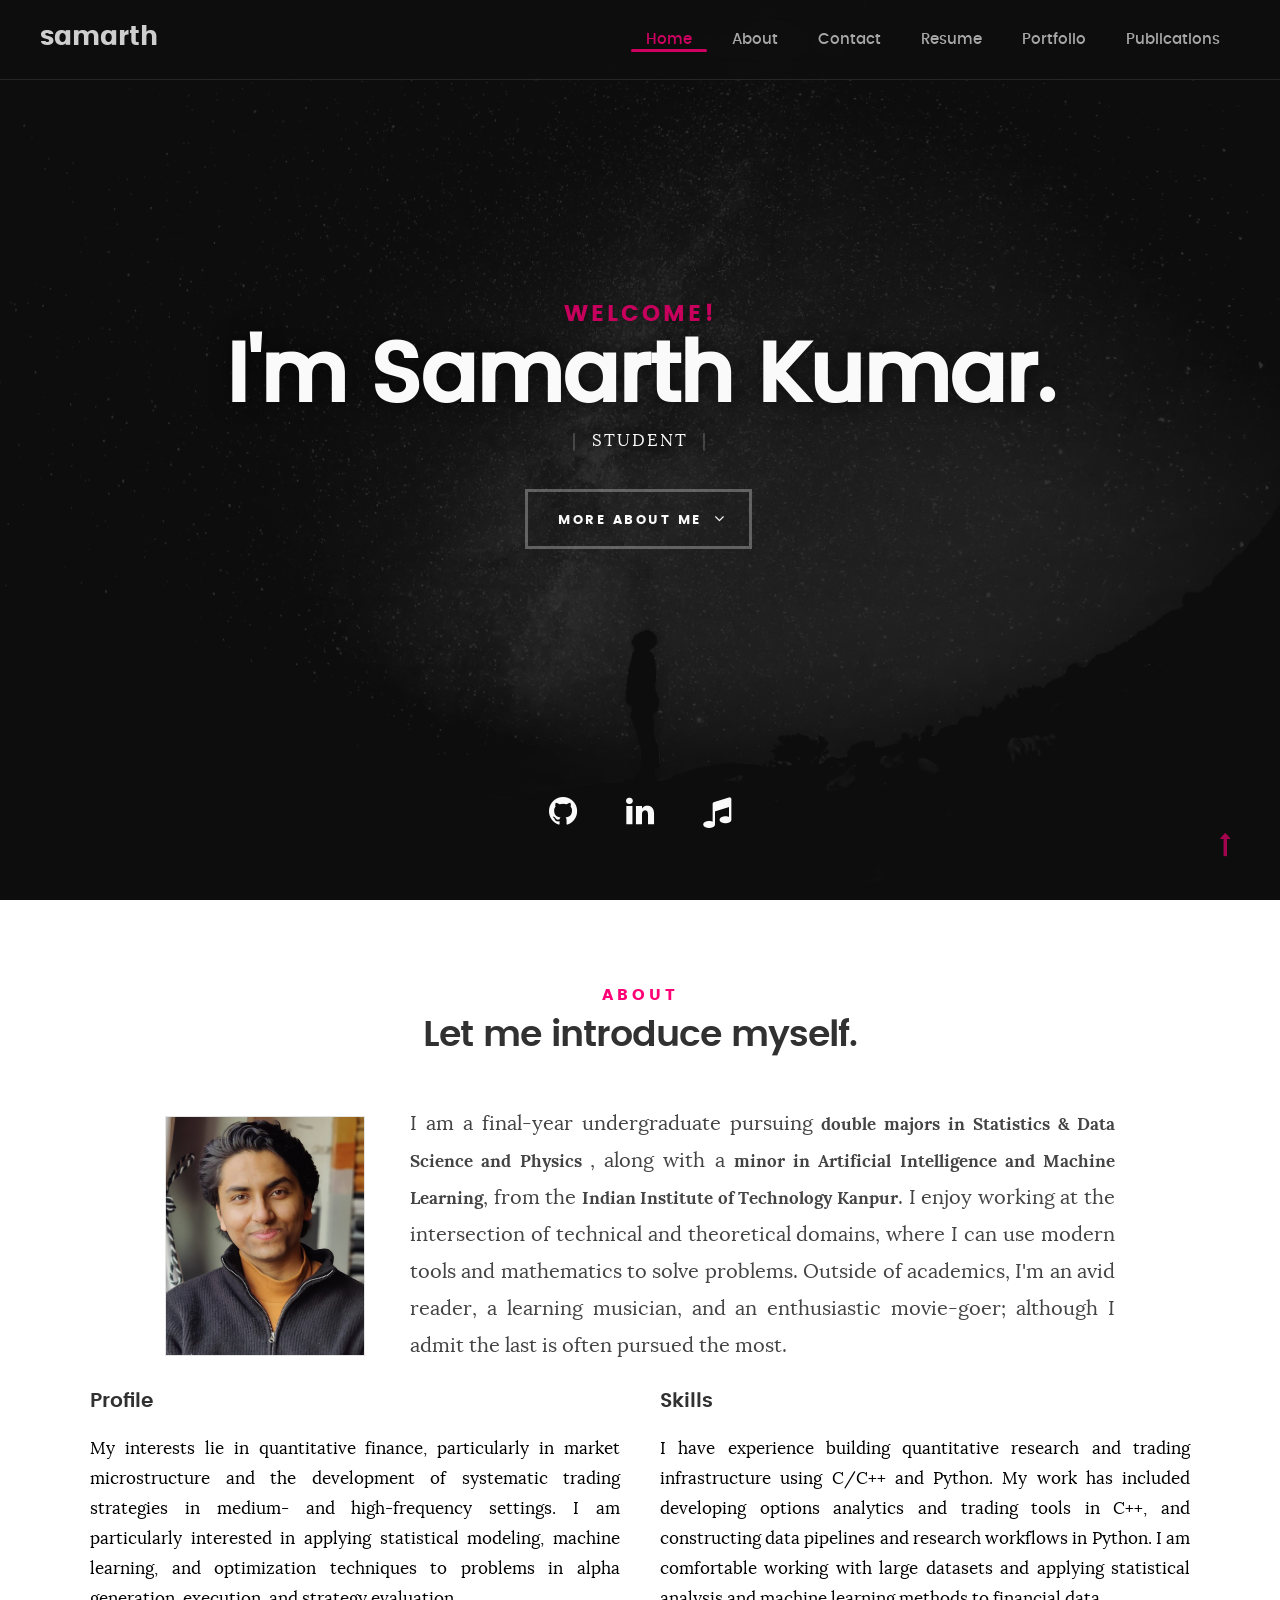
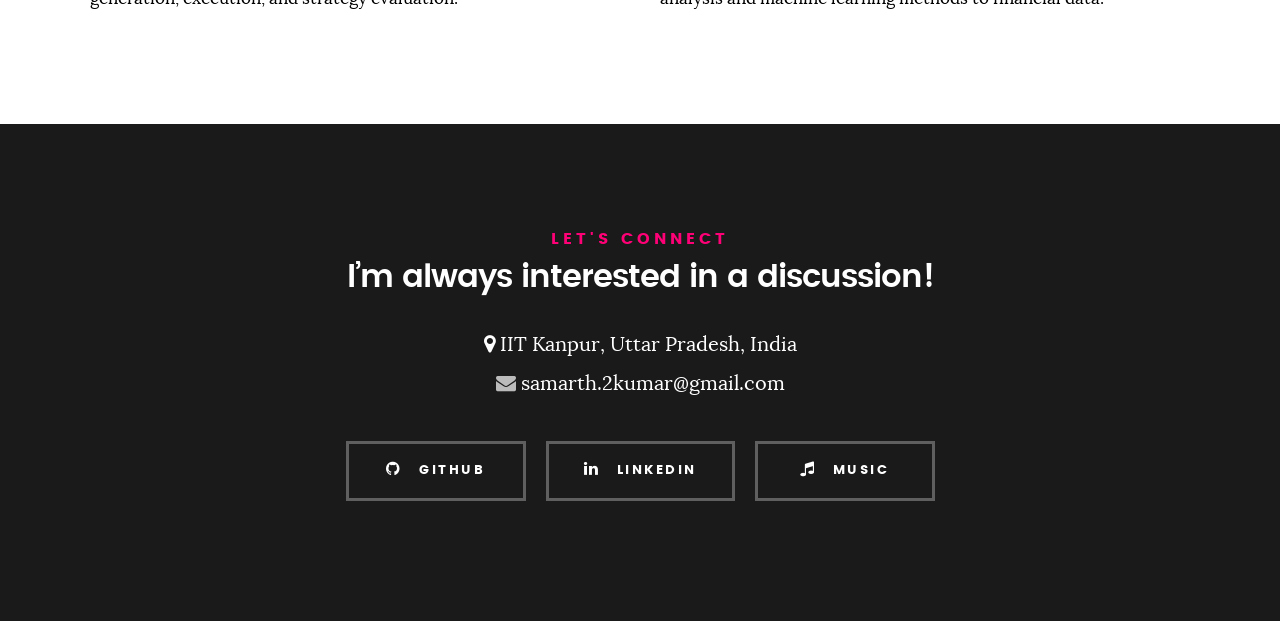
<file: index.html>
<!DOCTYPE html>
<!--[if IE 8 ]><html class="no-js oldie ie8" lang="en"> <![endif]-->
<!--[if IE 9 ]><html class="no-js oldie ie9" lang="en"> <![endif]-->
<!--[if (gte IE 9)|!(IE)]><!--><html class="no-js" lang="en"> <!--<![endif]-->
<head>

   <!--- basic page needs
   ================================================== -->
   <meta charset="utf-8">
	<title>Samarth's Webpage</title>
	<meta name="Samarht's Webpage" content="This webpage is a portfolio webpage.">  
	<meta name="Samarth Kumar" content="">

   <!-- mobile specific metas
   ================================================== -->
	<meta name="viewport" content="width=device-width, initial-scale=1, maximum-scale=1">

 	<!-- CSS
   ================================================== -->
   <link rel="stylesheet" type="text/css" href="./css/base.css">  
   <link rel="stylesheet" type="text/css" href="./css/main.css">
   <link rel="stylesheet" type="text/css" href="./css/vendor.css">     

   <!-- script
   ================================================== -->   
	<script src="js/modernizr.js"></script>
	<script src="js/pace.min.js"></script>

   <!-- favicons
	================================================== -->
	<link rel="icon" type="image/png" href="favicon.png">

</head>

<body id="top">

	<!-- header 
   ================================================== -->
	<header>   	
	    <div class="row">
	        <div class="top-bar">
	            <div class="logo">
	                <a href="#intro" class="smoothscroll">Samarth</a>
					<!-- SomeEarth -->
	            </div>		      
				
				<nav id="main-nav-wrap">
				    <div class="mobile-nav-trigger">
				        <span id="current-nav-text">Home</span>
				        <i class="fa fa-chevron-down"></i>
				    </div>
				
				    <ul class="main-navigation">
				        <li class="current"><a href="#intro">Home</a></li>
				        <li><a href="#about">About</a></li>
				        <li><a href="#contact">Contact</a></li>
				        <li><a href="#resume">Resume</a></li>
				        <li><a href="#portfolio">Portfolio</a></li>
				        <li><a href="#publications">Publications</a></li> 
				        <div class="nav-indicator"></div>
				    </ul>
				</nav>

				<template>
	            <nav id="main-nav-wrap">
	                <ul class="main-navigation">
					    <li class="current"><a href="#intro">Home</a></li>
					    <li><a href="#about">About</a></li>
						<li><a href="#contact">Contact</a></li>
					    <li><a href="#resume">Resume</a></li>
					    <li><a href="#portfolio">Portfolio</a></li>
						<li><a href="#publications">Publications</a></li> 
					    <!-- <li><a href="#blog">Blog</a></li> -->
						<div class="nav-indicator"></div>
					</ul>
	            </nav>   
				</template>

	        </div> 
	    </div> 		
	</header>

	<!-- intro section
   ================================================== -->
   <section id="intro">   
	<!-- <section id="intro" class="active-page"> -->

   	<div class="intro-overlay"></div>	

   	<div class="intro-content">
   		<div class="row">

   			<div class="col-twelve">

	   			<h5>Welcome!</h5>
	   			<h1>I'm Samarth Kumar.</h1>

	   			<p class="intro-position">
	   				<span>Student</span>
	   				<!-- <span>Incoming Quantum Researcher</span>  -->
	   			</p>

	   			<a class="button stroke smoothscroll" href="#about" title="">More About Me</a>

	   		</div>  
   			
   		</div>   		 		
   	</div> <!-- /intro-content --> 

   	<ul class="intro-social">        
         <li><a href="https://github.com/SomeEarth31" target="_blank" rel="noopener noreferrer"><i class="fa fa-github"></i></a></li>
		 <li><a href="https://www.linkedin.com/in/samarthkumar31/" target="_blank" rel="noopener noreferrer"><i class="fa fa-linkedin"></i></a></li>
		 <li><a href="https://www.instagram.com/samarthplays/" target="_blank" rel="noopener noreferrer"><i class="fa fa-music"></i></a></li>
      </ul> <!-- /intro-social -->      	

   </section> <!-- /intro -->


   <!-- about section
   ================================================== -->
   <section id="about">  

   	<div class="row section-intro">
   		<div class="col-twelve">

   			<h5>About</h5>
   			<h1>Let me introduce myself.</h1>
		</div>
	</div>
	<div class="row about-content">
      	<div class="col-twelve">
   			<div class="about-flex-wrapper">
            
            	<div class="about-image">
            	   <img src="images/other_pic.jpg" alt="Samarth Kumar">
            	</div>

   					<!-- <img src="images/other_pic.jpeg" alt="Profile Picture"> -->
				<div class="about-text">
   					<p class="intro-paragraph">I am a final-year undergraduate pursuing <strong>double 
						majors in  Statistics & Data Science and Physics </strong>, along with 
						a <strong>minor in Artificial Intelligence and Machine Learning</strong>, from the <strong>Indian Institute of 
						Technology Kanpur</strong>. I enjoy working at the intersection of 
						technical and theoretical domains, where I can use modern
						 tools and mathematics to solve problems. Outside of academics, 
						 I'm an avid reader, a learning musician, and an 
						 enthusiastic movie-goer; although I admit the last is often pursued the most. 
					</p>
   				</div>   			
			</div>
   		</div>   		
   	</div> <!-- /section-intro -->

   	<div class="row about-content">

   		<div class="col-six tab-full">

   			<h3>Profile</h3>
   			<p>My interests lie in quantitative finance, particularly in market microstructure 
				and the development of systematic trading strategies in medium- and high-frequency settings. 
				I am particularly interested in applying statistical
				modeling, machine learning, and optimization techniques to problems in alpha generation, execution,
				and strategy evaluation.</p>

   			<!-- <ul class="info-list">
   				<li>
   					<strong>Full Name:</strong>
   					<span>Samarth Kumar</span>
   				</li>
   				<li>
				    <strong>Education:</strong>
				    <span>IIT Kanpur: </span>
				    <ul class="embedded-info">
				        <li>BS Statistics & Data Science</li>
				        <li>BS Physics</li>
				    </ul>
				</li>
				<li>
   					<strong>Minor:</strong>
   					<span>Artifical Intelligence and Machine Learning</span>
   				</li>
				<li>
   					<strong>Location:</strong>
   					<span>India</span>
   				</li>
   				<li>
					<strong>Email:</strong>
					<span>samarth.2kumar@gmail.com</span>
   				</li>
   				<li>
					<strong>Interests:</strong>
					<span>Quantitative Finance, Machine Learning</span>
   				</li>

   			</ul> /info-list -->

   		</div>

   		<div class="col-six tab-full">

   			<h3>Skills</h3>
   			<p>	I have experience building quantitative research and trading infrastructure using C/C++ and Python. My work has 
				included developing options analytics and trading tools in C++, and constructing data pipelines and
				research workflows in Python. I am comfortable working with large datasets and applying statistical analysis
				and machine learning methods to financial data.
				
			</p>

				<!-- <ul class="skill-bars">
				   <li>
				   	<div class="progress percent75"></div>
				   	<strong>C/C++</strong>
				   </li>
				   <li>
				   	<div class="progress percent75"></div>
				   	<strong>python</strong>
				   </li>
				   <li>
				   	<div class="progress percent85"></div>
				   	<strong>LaTeX</strong>
				   </li> -->
				   <!-- <li>
				   	<div class="progress percent95"><span>95%</span></div>
				   	<strong>PHP</strong>
				   </li> -->
				   <!-- <li>
				   	<div class="progress percent30"></div>
				   	<strong>HTML</strong>
				   </li> -->
      
				</ul> <!-- /skill-bars -->		

   		</div>

   	</div>

   	<!-- <div class="row button-section">
   		<div class="col-twelve">
   			<a href="#contact" title="Hire Me" class="button stroke smoothscroll">Contact Me</a>
   			<a href="Resume_Full.pdf" download title="Download CV" 
			class="button button-primary" target="_blank" rel="noopener noreferrer">Download CV
				<pdf src="Resume_Full.pdf" alt="Samarth_Kumar_Resume"></pdf>
			</a>
   		</div>   		
   	</div> -->

   </section> <!-- /process-->    


   <!-- resume Section
   ================================================== -->

<section id="resume">
    <div class="row">
        <div class="col-twelve">
			<!-- <h5>Blog</h5> -->
			<div class="resume-container">
    <div class="header">
        <div class="header-left">
            <h1>Samarth Kumar</h1> 
            <p>Final Year Undergraduate | Physics & SDS | IIT Kanpur</p>
        </div>
		
<div class="header-right">
	<span><i class="fa fa-envelope"></i> <a href="mailto:samarth.2kumar@gmail.com">samarth.2kumar@gmail.com</a></span> <br>
    <span><i class="fa fa-linkedin"></i> <a href="https://www.linkedin.com/in/samarthkumar31/">samarthkumar31</a></span> | 
    <span><i class="fa fa-github"></i> <a href="https://github.com/SomeEarth31">SomeEarth31</a></span> <br>
</div>
    </div>

    <div class="section-box">Academic Qualifications</div>
    <table>
        <tr><th>Year</th><th>Degree/Certificate</th><th>Institute</th><th>CPI/%</th></tr>
        <tr><td>2021 - Present</td><td>B.S. (Double Major in SDS and PHY)</td><td>Indian Institute of Technology Kanpur</td><td>9.3/10</td></tr>
        <tr><td>2021</td><td>Class XII (CBSE)</td><td>Gyanshree School, Noida</td><td>97.4%</td></tr>
        <tr><td>2019</td><td>Class X (CBSE)</td><td>Gyanshree School, Noida</td><td>96.2%</td></tr>
    </table>

    <div class="section-box">Awards & Achievements</div>
    <ul>
        <li>Received the Academic Excellence Award (2022-2023, 2023-2024) for being amongst the top 10% of the batch.</li>
        <li>Received the Haldiram Merit Scholarship four years in a row (2021-2025) for continued academic excellence. </li>
    </ul>

	<div class="section-box">
	    <span>Work Experience</span>
	    <small>Incoming Quantitative Researcher at OpenFutures</small>
	</div>

    <div class="exp-header">Quantitative Researcher - Intern | Edelweiss Global Markets <span class="date">(May '25 – July '25)</span></div>
    <table class="exp-table">
        <tr><td>Objectives</td><td><ul><li>Refine mid-frequency strategies by learning latent market features for optimal entry and exit positions.</li><li>Create a smart strategy selector by expanding on the above model and incorporating multiple strategies.</li></ul></td></tr>
        <tr><td>Approach</td><td><ul><li>Analysing and creating market features and indicators that are able to capture various trends effectively.</li><li>Training semi-supervised models on labels created using look-forward approach on the training data.</li><li>Creating a rolling backtesting pipeline to locally compare model returns, Sharpe and Calmar ratios.</li></ul></td></tr>
        <tr><td>Results</td><td><ul><li>Created a model capable of optimising entry and exit timings to improve Sharpe and Calmar ratios.</li><li>Integrated and deployed model into existing frameworks for directional and non-directional strategies.</li></ul></td></tr>
    </table>

    <div class="exp-header">Quantitative Machine Learning Engineer - Intern | Blockhouse Labs <span class="date">(December '24 – March '25)</span></div>
    <table class="exp-table">
        <tr><td>Objectives</td><td><ul><li>Develop a complete back-testing simulator that includes market impact effects for effective testing.</li><li>Enhance simulator to be able to cater for multi-asset, multi-exchange order routing strategies.</li></ul></td></tr>
        <tr><td>Approach</td><td><ul><li>Creating a dynamic order book simulator using a stochastic state-based model for live simulations.</li><li>Using historical market data as initial conditions for the simulator and the training of model parameters.</li><li>Implementing various strategic indicators to quantify strategies, and setting benchmark thresholds.</li></ul></td></tr>
        <tr><td>Results</td><td><ul><li>Created a dynamic back-testing simulator, capable of multi-order, multi-exchange order simulations.</li><li>Started process for setting benchmarks for Smart Order Routing Strategies and optimising them.</li></ul></td></tr>
    </table>

    <div class="exp-header">Quantitative Researcher - Intern | OpenFutures <span class="date">(May '24 – July '24)</span></div>
    <table class="exp-table">
        <tr><td>Objectives</td><td><ul><li>Analyse financial market data to understand market microstructure for mid-frequency trading strategies.</li><li>Create data processing libraries and computational modules to be used for specialised data analysis.</li></ul></td></tr>
        <tr><td>Approach</td><td><ul><li>Developed an Option Chain, including calculations for greeks and volatilities, for NSE listings.</li><li>Formulated a real time multidimensional Kalman Filter in C++ using the Eigen template library.</li><li>Wrote an analysis pipeline in python and used it to study the predicting power of various indicators.</li></ul></td></tr>
        <tr><td>Results</td><td><ul><li>Automated the option map generation procedure, facilitating a streamlined process for further analysis.</li><li>Created modules that have been integrated into real-time mid and high-frequency trading strategies.</li><li>Studied the mean-reverting nature of volatility of returns in various financial assets and derivatives.</li></ul></td></tr>
    </table>

    <div class="section-box">Research Experience</div>
    <div class="exp-header">Summer Research Fellowship | RDS Labs IIT Roorkee <span class="date">(May '23 – Present)</span></div>
    <table class="exp-table">
        <tr><td>Objectives</td><td><ul><li>To simulate a gamma radiation detector array for the purpose of researching efficiency corrections.</li></ul></td></tr>
        <tr><td>Approach</td><td><ul><li>Closely modelled the 4π icosahedron geometry of the gamma ray detector array using Solidworks.</li><li>Employed the C++ based OOP toolkit GEANT4 for particle simulations and efficiency calculations.</li><li>Utilised CERN-ROOT for data visualisation and created a data analysis module for corroboration.</li></ul></td></tr>
        <tr><td>Results</td><td><ul><li>Successfully attained the estimated efficiencies for 511keV and 1275keV emission of 22Na radio-isotope.</li></ul></td></tr>
    </table>

    <div class="section-box">Publications</div>
    <ul>
        <li>Kumar, S., Gupt, N., Ghosh, S., Ghosh, A. Introduction to quantum thermodynamic cycles. J Chem Sci 135, 36.
			<a href="https://link.springer.com/article/10.1007/s12039-023-02154-5" target="_blank" class="latex-link">
            	<i class="fa fa-link"></i>
        	</a>
            <ul>
                <li>The paper is an introduction to Quantum Thermodynamics, an important aspect in designing quantum technologies.</li>
                <li>It reiterates the key aspects of classical thermodynamics and explains their quantum analogues in an intuitive manner.</li>
                <li>Emphasis is placed on quantum cycles and their efficiency calculations, along with possible areas of quantum supremacy.</li>
            </ul>
        </li>
    </ul>

    <div class="section-box">Key Projects</div>
    <ul>
        <li>Curve Point Identification - Course Project | Dr. Dootika Vats, IITK (Feb '25)
			<a href="https://github.com/SomeEarth31/Curve-Point-Identification/tree/main" target="_blank" class="latex-link">
            	<i class="fa fa-link"></i>
        	</a>
            <ul>
                <li>Extracted geometric features such as turning angles, curvature, slope, and distance between points from the coordinate data.</li>
                <li>Trained a Random Forest classifier to distinguish curved road segments, achieving reproducible results over various precisions.</li>
            </ul>
        </li>
        <li>Era-Adjusted Cricket Analytics - Course Project | Dr. Dootika Vats, IITK (Jan '25)
			<a href="https://github.com/SomeEarth31/Era-Adjusted-Cricket-Analysis/tree/main" target="_blank" class="latex-link">
            	<i class="fa fa-link"></i>
        	</a>
            <ul>
                <li>Built a pipeline to classify players into cricketing eras and normalize statistics using mean-scaling and Z-score standardization.</li>
                <li>Designed a linear rank statistic combining runs, average, and strike rate, producing reproducible, era-adjusted player rankings.</li>
            </ul>
        </li>
        <li>Low Cost Gamma Ray Detector - Course Project | Dr. Aditya H. Kelkar, Dr. Krishnacharya, IITK (Sep'23 - Nov'23)
			<a href="https://drive.google.com/file/d/1JQfvKfGpR85BGxhGsXCrBIKEpTVKlHZZ/view?usp=drive_link" target="_blank" class="latex-link">
            	<i class="fa fa-link"></i>
        	</a>			
            <ul>
                <li>Led a team in developing a cost-effective gamma-ray spectrometer using a PMT, basic circuit elements and an Arduino UNO.</li>
                <li>Engineered a data acquisition system by creating a peak detector circuit, and then implemented real-time spectrum analysis.</li>
            </ul>
        </li>
        <li>Computational Genomics - Course Project | Dr. Hamim Zafar, IITK (July'23 - Nov'23)
			<a href="https://drive.google.com/file/d/1Q3zgf34Ca0Lxz_DMJwOolx8P_p_p2UDj/view?usp=drive_link" target="_blank" class="latex-link">
            	<i class="fa fa-link"></i>
        	</a>	
            <ul>
                <li>Contributed to the development of a multi-modal variational auto-encoder, using generative models to learn cell embedding.</li>
                <li>Performed specialised analysis including clustering, dimensionality reduction, imputation, sequencing, and multi-omics integration.</li>
            </ul>
        </li>
        <li>Rainfall Prediction | Dr. M. K. Verma, IITK (July'23 - Nov'23)
			<a href="https://drive.google.com/file/d/1Md8XBbcO8MwM3PDpEN_wnVNaju1T_rYU/view?usp=drive_link" target="_blank" class="latex-link">
            	<i class="fa fa-link"></i>
        	</a>
            <ul>
                <li>Implemented a supervised deep learning model for rainfall forecasting in Indian cities using ten-year airport weather data.</li>
                <li>Created a grid search algorithm to optimize the model hyper parameters in an effort to increase accuracy of neural network.</li>
            </ul>
        </li>
        <li>Translational Neuroscience | Dr. Pragrathi Balasubramani, IITK (September '22 - July'23)
			<a href="https://drive.google.com/file/d/1Qq_fK8HvGG2i-xbOL_1wWdwKiz-vm5A6/view?usp=sharing" target="_blank" class="latex-link">
            	<i class="fa fa-link"></i>
        	</a>
            <ul>
                <li>Executed a statistical analysis of the effects of psychiatric medication's cognitive and behavioural effects on mental health patients.</li>
                <li>Designed an analysis pipeline on a drug study, employing statistical tests to understand its effects on interventional outcomes.</li>
            </ul>
        </li>
        <li>Simulated Day Trading | Finlatics Market Experience Program (Jan'22 - April'22)
            <ul>
                <li>Achieved a 100% score in the equity trading simulator by efficiently managing the trading portfolio for the complete duration.</li>
                <li>Conducted small scale market research on various companies in the pharmaceutical and technological sectors to optimise trades.</li>
            </ul>
        </li>
    </ul>

	<div class="section-box">
	    <span>Relevant Coursework</span>
	    <small>*:Excellent Performance  **Outstanding Performance</small>
	</div>
    <table>
        <tr><th colspan="2">Statistics, Data Science, and Machine Learning</th></tr>
        <tr><td>Stochastic Processes*</td><td>Fundamentals of Computing</td></tr>
        <tr><td>Multivariate Analysis**</td><td>Linear Algebra</td></tr>
        <tr><td>High Performance Computing</td><td>Time Series Analysis**</td></tr>
        <tr><td>Statistical Computing**</td><td>Data Structures & Algorithms</td></tr>
        <tr><td>Probability & Statistics*</td><td>Techniques in Data Mining**</td></tr>
        <tr><td>Introduction to Machine Learning**</td><td>Linear Regression and ANOVA**</td></tr>
        <tr><th colspan="2">Physics and Engineering</th></tr>
        <tr><td>Optics*</td><td>Relativity*</td></tr>
        <tr><td>Classical Mechanics**</td><td>Thermal Physics*</td></tr>
        <tr><td>Statistical Mechanics*</td><td>Classical Electrodynamics*</td></tr>
        <tr><td>Thermodynamics</td><td>Computational Physics**</td></tr>
        <tr><td>Modern Physics Laboratory</td><td>Experimental Physics</td></tr>
        <tr><td>Fluid Mechanics and Rate Processes*</td><td>Quantum Mechanics I, II, III*</td></tr>
    </table>

    <div class="section-box">Technical Skills</div>
    <ul>
        <li>Python Libraries and Toolkits: PyTorch, TensorFlow, Numpy, Pandas, Scikit-learn, statsmodels, Qiskit</li>
        <li>C/C++ Toolkits and Frameworks: FLTK, Cern-GEANT4, Cern-ROOT, BOOST</li>
        <li>Other Tools: R, Git</li>
    </ul>

	<div class="section-box">Competitions</div>
    <ul>
        <li>Quantum Computing Challenge | Tata Consultancy Services (Dec'23 - March'24)
            <ul>
                <li>Led a team in creating a novel algorithm, leveraging qGANs in an innovative approach for stocks price prediction.</li>
                <li>Aided in the creation of a modified QUBO method to address the tail assignment problem of the airline industry.</li>
            </ul>
        </li>
    </ul>

    <div class="section-box">Extra-Curriculars</div>
    <ul>
        <li>Quantum Information Reading Group | Science Coffee House, IITK (April'23 - May'24)
            <ul>
                <li>Contributed to a student-led reading group dedicated to exploring theoretical quantum computing and information.</li>
                <li>Engaged in discussions encompassing diverse topics such as entanglement, the CHSH game, and Bell states.</li>
            </ul>
        </li>
        <li>Stamatics | Mathematics and Statistics Society, IITK (June'22 - July'22)
			<a href="https://drive.google.com/file/d/1IlKNtaQfAzw0S4OtfQkydK4-BX1jN806/view?usp=sharing" target="_blank" class="latex-link">
            	<i class="fa fa-link"></i>
        	</a>
            <ul>
                <li>Contributed to a student-led project aimed to provide an introduction to higher mathematics, emphasising Geometrical Mechanics.</li>
                <li>Studied and formulated an introductory article on the topic of 'Non-Orient-able Surfaces' emphasising the Mobius strip.</li>
            </ul>
        </li>
        <li>Working Model Droid | Robotics Club, IITK (May'22 - August'22)
            <ul>
                <li>Supported the development of a working replica of the 'BB8' droid from Star Wars, utilising an Arduino Mega board.</li>
                <li>Added controlled navigation and improved control capabilities by implementing Bluetooth connectivity to the droid.</li>
            </ul>
        </li>
    </ul>

    <div class="section-box">Positions of Responsibility</div>
    <ul>
        <li>Secretary | Music Club, IITK (May'22 - August'23)
            <ul>
                <li>Assisted in the organisation of the bi-annual event Musical Extravaganza 2023, the flagship event of the music club.</li>
                <li>Conducted a month long workshop, mentoring individuals from various domains in the field of music production.</li>
            </ul>
        </li>
    </ul>

    <div class="section-box">Licenses and Certifications</div>
	<div class="cert-grid">
	    <div class="cert-item">
	        <strong>Quantum Information</strong>
	        <a href="https://www.credly.com/badges/e32ef50b-e500-4402-a7f2-b324570f2657" target="_blank" class="latex-link">
	            <i class="fa fa-link"></i>
	        </a>
	    </div>
	
	    <div class="cert-item">
	        <strong>Quantum Computing</strong>
	        <a href="https://www.credly.com/badges/be050d1f-f381-4ed5-8f97-c9e5b8f48867" target="_blank" class="latex-link"><i class="fa fa-link"></i></a>
	        <a href="https://drive.google.com/drive/folders/1f1xD2OXkAnSFoSvdSDPiJMQ4gefxl-Eo" target="_blank" class="latex-link"><i class="fa fa-link"></i></a>
	    </div>
	
	    <div class="cert-item">
	        <strong>Machine Learning</strong>
	        <a href="https://www.coursera.org/account/accomplishments/certificate/87TFA85N9KEP" target="_blank" class="latex-link"><i class="fa fa-link"></i></a>
	        <a href="https://www.coursera.org/account/accomplishments/certificate/N5JVW2GVV9AX" target="_blank" class="latex-link"><i class="fa fa-link"></i></a>
	        <a href="https://www.coursera.org/account/accomplishments/specialization/certificate/NZ8PH7SZ2SJY" target="_blank" class="latex-link"><i class="fa fa-link"></i></a>
	    </div>
	</div>
            
            <div style="text-align:center; margin-top:50px; padding-bottom: 50px;">
                <a href="Resume_Full.pdf" target="_blank" class="button button-primary">View as PDF</a>
            </div>
        </div>
    </div>
</section>

	<!-- Old content -->
	<template>
		<section id="resume" class="pdf-reader-mode">
    <div class="pdf-reader-container">
        <div class="pdf-spacer"></div>
        
        <iframe src="Samarth_Resume_Full.pdf#toolbar=0&navpanes=0&scrollbar=1&zoom=100" 
                class="full-page-pdf"
                type="application/pdf">
        </iframe>
    </div>
</section>

			<section id="resume" class="grey-section">

		<div class="row section-intro">
   		<div class="col-twelve">

   			<h5>Resume</h5>
   			<h1>More of my credentials.</h1>

   			<p class="lead">Working with various professors in different fields,
				has opened my eyes to the world of research. I have developed 
				a love for the physics of the very small, along with a healthy 
				fasciantions for the various tools/methods required to pry 
				into it. That being said, my work in the industrial setting has
				provided to be equally fruitfull. 
			</p>

   		</div>   		
   	</div> <!-- /section-intro--> 
    <div class="timeline-wrap">
       <p>

   	<div class="row resume-timeline">

   		<div class="col-twelve resume-header">

   			<h2>Work Experience</h2>

   		</div> <!-- /resume-header -->

   		<div class="col-twelve">

   			<div class="timeline-wrap">

				<div class="timeline-block">

					<div class="timeline-ico">
						<i class="fa fa-graduation-cap"></i>
					</div>

					<div class="timeline-header">
						<h3>Quantum Thermodynamics</h3>
						<p>July, 2022 - Present</p>
					</div>

					<div class="timeline-content">
						<h4>Quantum Thermodynamics Group IIT Kanpur, Prof. Arnab Ghosh</h4>
						<p>Wrote an introductory manuscript (published in Physical Chemistry Journal of Indian Academy of Sciences)
						 on the topic of Quantum Thermodynamics. It serves as an introduction to the field, starting from classical
						 thermodynamics and moving on to its quantum counterparts. Currently working on an implementation of deep learning 
						 to optimise quantum thermal machines.
					 </p>
					</div>

				</div> <!-- /timeline-block -->

   				<div class="timeline-block">

	   				<div class="timeline-ico">
	   					<i class="fa fa-graduation-cap"></i>
	   				</div>

	   				<div class="timeline-header">
	   					<h3>Radiation Detection and Spectroscopy</h3>
	   					<p>May 2023 -August 2023</p>
	   				</div>

	   				<div class="timeline-content">
	   					<h4>RDS Labs IIT Roorkee, Dr. Anil Kumar Gourishetty</h4>
	   					<p>Created a simulation of a 4π detector array using C++ based Cern-GEANT4 toolkit. Used the simulation to
							find photopeak and sumpeak counts.This is an effort to verify a mathematical formulation for finding the detector efficiency for 22Na radioisotope
							in a 4π detector array.</p>
	   				</div>

	   			</div> <!-- /timeline-block -->

	   			<div class="timeline-block">

	   				<div class="timeline-ico">
	   					<i class="fa fa-graduation-cap"></i>
	   				</div>

	   				<div class="timeline-header">
	   					<h3>Translational Neuroscience</h3>
	   					<p>September, 2022 - May, 2023</p>
	   				</div>

	   				<div class="timeline-content">
	   					<h4>Neuroscience and Technology Lab IIT Kanpur, Dr. Pragrathi Balasubramani</h4>
	   					<p>Performed statistical analysis of experimental data from a drug study. The goal was to understand
							medication's longitudinal cognitive and behavioral effects on mental health and their comparisons to healthy
							controls. The results of which could be used to increase the quality of future patient care.
							Used various Python libraries to create a pipeline to analyze the large data set. The script consisted of
							importing data, various sorting, and calculations, and visualizing the final result
						</p>
	   				</div>

	   			</div> <!-- /timeline-block -->

				<div class="timeline-block">

					<div class="timeline-ico">
						<i class="fa fa-graduation-cap"></i>
					</div>

					<div class="timeline-header">
						<h3>Software Internship</h3>
						<p>December 2022</p>
					</div>

					<div class="timeline-content">
						<h4>Quazar Technologies Pvt. Ltd, Delhi.</h4>
						<p>Edited a previous GUI to work with a driver created for a Spin Coater that Quazar Technologies created. Used
							FLTK to design the UI and C++ to create a connection to the driver.
					 </p>
					</div>

				</div> <!-- /timeline-block -->

   			</div> <!-- /timeline-wrap -->   			

   		</div> <!-- /col-twelve -->
   		
   	</div> <!-- /resume-timeline -->
   	
   	<div class="row resume-timeline">

   		<div class="col-twelve resume-header">

   			<h2>Education</h2>

   		</div> <!-- /resume-header -->

   		<div class="col-twelve">

   			<div class="timeline-wrap">

   				<div class="timeline-block">

	   				<div class="timeline-ico">
	   					<i class="fa fa-briefcase"></i>
	   				</div>

	   				<div class="timeline-header">
	   					<h3>Bachlors Degree</h3>
	   					<p>December 2021 - Present</p>
	   				</div>

	   				<div class="timeline-content">
	   					<h4>Indian Institute of Technology Kanpur</h4>
	   					<p>Persuing a Bachlors Degree in Physics with a double major in Satistics and Data Science. 
							My Current Cumulative Grade Point Average is: 8.7/10. 
						</p>
	   				</div>

	   			</div> <!-- /timeline-block -->

	   			<div class="timeline-block">

	   				<div class="timeline-ico">
	   					<i class="fa fa-briefcase"></i>
	   				</div>

	   				<div class="timeline-header">
	   					<h3>High School </h3>
	   					<p>July 2017 - June 2021</p>
	   				</div>

	   				<div class="timeline-content">
	   					<h4>Gyanshree School Noida</h4>
	   					<p>Graduated top of my class with a combined aggregate of 98%.</p>
	   				</div>

	   			</div> <!-- /timeline-block -->

   			</div> <!-- /timeline-wrap -->   			

   		</div> <!-- /col-twelve -->
   		
   	</div> <!-- /resume-timeline -->
	</p>
       </div>
	</template>

<!--This has the necesary syntax, run the index.html file in Kards10 folder to see the portfolio section example.
There are two parts to this, the folio items and the modal popups.  -->
	<!-- Portfolio Section
   ================================================== -->
<section id="portfolio">

	<div class="row section-intro">
	   <div class="col-twelve">

		   <h5>Portfolio</h5>
		   <h1>Check Out Some of My Works.</h1>

		   <p class="lead">Here are various projects that I have worked on. I believe in free-to-use open-source code, 
			so feel free to use any of them as a template.</p>

	   </div>   		
   </div> <!-- /section-intro--> 

<div class="row portfolio-content">
    <div class="col-twelve">
        <div class="project-list">

			<div class="project-item">
                <div class="project-header">
                    <h3>Limit Order Book Simulator</h3>
                    <span class="project-cat">Quant Finance / Stochastic Modeling</span>
                </div>
                <p class="project-desc">
                    Developed a complete back-testing simulator including market impact effects for multi-asset, multi-exchange 
                    order routing strategies. Built a dynamic order book simulator using a stochastic state-based model 
                    for live simulations, trained on historical market data.
                </p>
                <a href="https://github.com/SomeEarth31/Limit-Order-Book-Simulator" target="_blank" class="project-link">View Repository <i class="fa fa-github"></i></a>
            </div>


            <div class="project-item">
                <div class="project-header">
                    <h3>Curve Point Identification</h3>
                    <span class="project-cat">Machine Learning / RF</span>
                </div>
                <p class="project-desc">
                    Extracted geometric features such as turning angles, curvature, and slope from coordinate data to train a Random Forest classifier. 
                    Successfully distinguished curved road segments with reproducible results over various precisions.
                </p>
                <a href="https://github.com/SomeEarth31/Curve-Point-Identification/tree/main" target="_blank" class="project-link">View Repository <i class="fa fa-github"></i></a>
            </div>

            <div class="project-item">
                <div class="project-header">
                    <h3>Era-Adjusted Cricket Analytics</h3>
                    <span class="project-cat">Data Science / Python</span>
                </div>
                <p class="project-desc">
                    Developed a pipeline to classify players into cricketing eras and normalized statistics using mean-scaling and Z-score standardization. 
                    Designed a linear rank statistic to produce era-adjusted player rankings.
                </p>
                <a href="https://github.com/SomeEarth31/Era-Adjusted-Cricket-Analysis/tree/main" target="_blank" class="project-link">View Repository <i class="fa fa-github"></i></a>
            </div>

            <!-- <div class="project-item">
                <div class="project-header">
                    <h3>Low Cost Gamma Ray Spectrometer</h3>
                    <span class="project-cat">Hardware / Arduino</span>
                </div>
                <p class="project-desc">
                    Led a team in engineering a cost-effective gamma-ray spectrometer using a PMT and an Arduino UNO. 
                    Designed a peak detector circuit and implemented a data acquisition system for real-time spectrum analysis.
                </p>
                <a href="https://drive.google.com/file/d/1JQfvKfGpR85BGxhGsXCrBIKEpTVKlHZZ/view?usp=drive_link" target="_blank" class="project-link">Details <i class="fa fa-external-link"></i></a>
            </div> -->

            <!-- <div class="project-item">
                <div class="project-header">
                    <h3>Computational Genomics Embedding</h3>
                    <span class="project-cat">Generative Models / VAE</span>
                </div>
                <p class="project-desc">
                    Contributed to a multi-modal variational auto-encoder using generative models to learn cell embedding. 
                    Performed analysis including clustering, dimensionality reduction, and multi-omics integration.
                </p>
                <a href="https://drive.google.com/file/d/1Q3zgf34Ca0Lxz_DMJwOolx8P_p_p2UDj/view?usp=drive_link" target="_blank" class="project-link">Details <i class="fa fa-external-link"></i></a>
            </div> -->

            <!-- <div class="project-item">
                <div class="project-header">
                    <h3>Rainfall Prediction Model</h3>
                    <span class="project-cat">Deep Learning / PyTorch</span>
                </div>
                <p class="project-desc">
                    Implemented a supervised deep learning model for rainfall forecasting using ten-year airport weather data. 
                    Optimized the neural network via a grid search algorithm for increased predictive accuracy.
                </p>
                <a href="https://github.com/SomeEarth31/Rainfall_Prediction" target="_blank" class="project-link">View Repository <i class="fa fa-github"></i></a>
            </div> -->

            <div class="project-item">
                <div class="project-header">
                    <h3>4π Detector Array Simulation</h3>
                    <span class="project-cat">CERN-GEANT4 / C++</span>
                </div>
                <p class="project-desc">
                    Modeled a 4π icosahedron detector array using Solidworks and the GEANT4 toolkit. 
                    Calculated efficiency corrections for the 22Na radio-isotope and utilized CERN-ROOT for data visualization.
                </p>
                <a href="https://github.com/SomeEarth31/Sperical_Detector_Array" target="_blank" class="project-link">View Repository <i class="fa fa-github"></i></a>
            </div>

            <!-- <div class="project-item">
                <div class="project-header">
                    <h3>Translational Neuroscience Analysis</h3>
                    <span class="project-cat">Statistical Analysis</span>
                </div>
                <p class="project-desc">
                    Executed statistical analysis on psychiatric medication outcomes using an interventional drug study. 
                    Developed a Python pipeline to understand longitudinal cognitive and behavioral effects.
                </p>
                <a href="https://drive.google.com/file/d/1Qq_fK8HvGG2i-xbOL_1wWdwKiz-vm5A6/view?usp=sharing" target="_blank" class="project-link">Details <i class="fa fa-external-link"></i></a>
            </div> -->

            <!-- <div class="project-item">
                <div class="project-header">
                    <h3>Equity Trading Simulator</h3>
                    <span class="project-cat">Quantitative Finance</span>
                </div>
                <p class="project-desc">
                    Managed a trading portfolio in a high-stakes simulator, achieving a 100% efficiency score. 
                    Conducted market research across pharmaceutical and technological sectors to optimize trade entries.
                </p>
                <div class="categories">Finlatics Market Experience Program</div>
            </div> -->

            <div class="project-item">
                <div class="project-header">
                    <h3>Parallel Schrodinger Solver</h3>
                    <span class="project-cat">HPC / Python</span>
                </div>
                <p class="project-desc">
                    Engineered a parallelized Schrodinger Equation solver for high-performance computing clusters. 
                    Optimized numerical integration to handle multi-dimensional quantum potential landscapes.
                </p>
                <a href="https://github.com/SomeEarth31/Parallelised_Schrodinger_Eqn_Solver" target="_blank" class="project-link">View Repository <i class="fa fa-github"></i></a>
            </div>

            <div class="project-item">
                <div class="project-header">
                    <h3>N-Body Gravity Simulator</h3>
                    <span class="project-cat">C++ / OOP</span>
                </div>
                <p class="project-desc">
                    Developed an efficient n-body gravity simulator in C++ utilizing Object-Oriented principles. 
                    Implemented spatial partitioning and state-management for real-time physics calculations.
                </p>
                <a href="https://github.com/SomeEarth31/Gravity-Simulator" target="_blank" class="project-link">View Repository <i class="fa fa-github"></i></a>
            </div>

        </div> </div>
</div>

   <!-- Old Content -->
<template>
   <div class="row portfolio-content">

	   <div class="col-twelve">

		   <!-- portfolio-wrapper -->
		 <div id="folio-wrapper" class="block-1-2 block-mob-full stack">

			<div class="bgrid folio-item">
				<div class="item-wrap">
					<img src="images/Grav-Sim.jpg" alt="Shutterbug">
				 
				   <a href="#modal-01" class="overlay">	                  	           
					  <div class="folio-item-table">
						  <div class="folio-item-cell">
									 <h3 class="folio-title">Gravity Simulator</h3>	     					    
									   <span class="folio-types">
										   C++ Based Code
									 </span>
								 </div>	                      	
					  </div>                    
				   </a>
				</div>	               
			 </div> <!-- /folio-item --> 


			<div class="bgrid folio-item">
				<div class="item-wrap">
					<img src="images/particle1.webp" alt="Shutterbug">
				 
				   <a href="#modal-02" class="overlay">	                  	           
					  <div class="folio-item-table">
						  <div class="folio-item-cell">
									 <h3 class="folio-title">Gamma Ray Detector</h3>	     					    
									   <span class="folio-types">
										   CERN-GEANT4
									 </span>
								 </div>	                      	
					  </div>                    
				   </a>
				</div>	               
			 </div> <!-- /folio-item -->

			<div class="bgrid folio-item">
				<div class="item-wrap">
					<img src="images/schro1.jpg" alt="Shutterbug">
				 
				   <a href="#modal-03" class="overlay">	                  	           
					  <div class="folio-item-table">
						  <div class="folio-item-cell">
									 <h3 class="folio-title"> Parallel Schrodinger Equation Solver</h3>	     					    
									   <span class="folio-types">
										High Performance Computing 
									 </span>
								 </div>	                      	
					  </div>                    
				   </a>
				</div>	               
			 </div> <!-- /folio-item -->

			 <div class="bgrid folio-item">
				<div class="item-wrap">
					<img src="images/rain1.jpg" alt="Shutterbug">
				 
				   <a href="#modal-04" class="overlay">	                  	           
					  <div class="folio-item-table">
						  <div class="folio-item-cell">
									 <h3 class="folio-title">Rainfall Prediction Using Machine Learning</h3>	     					    
									   <span class="folio-types">
										Python Programming
									 </span>
								 </div>	                      	
					  </div>                    
				   </a>
				</div>	               
			 </div> <!-- /folio-item --> 

			<!-- modal popups - begin
			============================================================= -->
			<div id="modal-01" class="popup-modal slider mfp-hide">	

					 <div class="media">
						 <img src="images/Grav_Sim2.jpg" alt="" />
					 </div>      	

				   <div class="description-box">
					  <h4>Gravity Simulator</h4>		      
					  <p>This repository contains the code for a
						 rudimentary gravity simulator created using OOP in C++. </p>

					  <div class="categories">C++ Programming</div>			               
				   </div>

				 <div class="link-box">
					  <a href="https://github.com/SomeEarth31/Gravity-Simulator" target="_blank">Details</a>
					  <a href="#" class="popup-modal-dismiss">Close</a>
				 </div>		      

			</div> <!-- /modal-01 -->

			<div id="modal-02" class="popup-modal slider mfp-hide">	

				<div class="media">
					<img src="images/particle2.jpg" alt="" />
				</div>      	

			  <div class="description-box">
				 <h4>Gamma Ray Detector</h4>		      
				 <p>This repository contains the code for a spherical detector array geometry, codded using the CERN-GEANT4 toolkit. </p>

				 <div class="categories">C++ Programming</div>			               
			  </div>

			<div class="link-box">
				 <a href="https://github.com/SomeEarth31/Sperical_Detector_Array" target="_blank">Details</a>
				 <a href="#" class="popup-modal-dismiss">Close</a>
			</div>		      

	   </div> <!-- /modal-02 -->

	   <div id="modal-03" class="popup-modal slider mfp-hide">	

				<div class="media">
					<img src="images/shro2.jpg" alt="" />
				</div>      	

			  <div class="description-box">
				 <h4>Parallel Schrodinger Equation Solver</h4>		      
				 <p>This repository contains the code for a Parallel Schrodinger Equation Solver creaed using python. </p>

				 <div class="categories">High Performance Computing</div>			               
			  </div>

			<div class="link-box">
				 <a href="https://github.com/SomeEarth31/Parallelised_Schrodinger_Eqn_Solver" target="_blank">Details</a>
				 <a href="#" class="popup-modal-dismiss">Close</a>
			</div>		      

	   </div> <!-- /modal-03 -->

	   <div id="modal-04" class="popup-modal slider mfp-hide">	

				<div class="media">
					<img src="images/rain2.jpg" alt="" />
				</div>      	

			  <div class="description-box">
				 <h4>Rainfall Prediction Using Machine Learning</h4>		      
				 <p>This repository contains the code for a machine learning model to predict rainfall for Indian cities. </p>

				 <div class="categories">Python Programming</div>			               
			  </div>

			<div class="link-box">
				 <a href="https://github.com/SomeEarth31/Rainfall_Prediction" target="_blank">Details</a>
				 <a href="#" class="popup-modal-dismiss">Close</a>
			</div>		      

	   </div> <!-- /modal-04 -->
			
			   <!-- modal popups - end
			============================================================= -->

		 </div> <!-- /portfolio-wrapper --> 

	   </div>  <!-- /twelve -->   

   </div> <!-- /portfolio-content --> 
</template>

</section> <!-- /portfolio --> 

	<!-- Blog Section
   ================================================== -->
	<section id="blog">

		<div class="row section-intro">
   		<div class="col-twelve">

   			<h5>Blog</h5>
   			<h1>Check out my Blog! </h1>

   				<p class="lead">My blog, as is the nature of blogs, is a work in progress.
					I envision it becoming a large collection of articles about 
					things I have deemed intresting enough to write about.
					Ranging from tutorials of installations, to intresting expeireces in research.
					Please check back soon!
				</p>
			
			<div class="action">
				<a class="button button-primary large" target="_blank" href="blog/index.html" >Check it out!</a>
			</div>			<!-- Insert Correct Link here href=""-->
<!-- <li><a href="blog/index.html" class="external-link">Blog</a></li> -->
   		</div>   		
   	</div> <!-- /section-intro--> 
	</section> <!--styles -->	


<!-- Publications Section
   ================================================== -->
	<section id="publications">
    <div class="row section-intro">
        <div class="col-twelve">
            <h5>Publications</h5>
            <h1>Research & Contributions.</h1>
        </div>
    </div>

    <div class="row portfolio-content">
        <div class="col-twelve">
            <div class="project-list">

                <div class="project-item">
                    <div class="project-header">
                        <h3>Introduction to quantum thermodynamic cycles</h3>
                        <span class="project-cat">Published: J Chem Sci 135, 36</span>
                    </div>
                    <p class="project-author"><strong>Authors:</strong> Kumar, S., Gupt, N., Ghosh, S., Ghosh, A. </p>
                    <p class="project-desc">
                        Thermodynamics and quantum mechanics are fields in which extensive research has been done separately.
						Only in recent years has work been done at the intersection of the two fields where a “quantum theory” 
						of thermodynamics is born. This paper aims to give an introduction to this topic and its terminologies.
                    </p>
                    <a href="https://link.springer.com/article/10.1007/s12039-023-02154-5" target="_blank" class="project-link">Read Publication <i class="fa fa-external-link"></i></a>
                </div>

        <div class="wip-header">
                    <h2>Work in Progress</h2>
                </div>

                <div class="project-item wip-item">
                    <div class="project-header">
                        <h3>Efficiency Corrections in 4π Detector Arrays</h3>
                        <span class="project-cat">Ongoing Research</span>
                    </div>
                    <p class="project-author"><strong>Authors:</strong> Kumar, S., Gourishetty, A. K.</p>
                    <p class="project-desc">
                        Ongoing research at RDS Labs IIT Roorkee involving the simulation of gamma radiation detector arrays. 
                        The project aims to formulate mathematical efficiency corrections for the 22Na radio-isotope 
                        using GEANT4 and Solidworks modeling.
                    </p>
                </div>

            </div> </div>
    </div>
</section>


   <!-- contact
   ================================================== -->
	<!-- <section id="contact">

		<div class="row section-intro">
   		<div class="col-twelve">

   			<h5>Contact</h5>
   			<h1>I'd Love To Hear From You.</h1>

   			<p class="lead">Any feedback you have is always much appreciated. 
				If you want to get in touch with me for whatever reason, you are 
				most welcome to. I am intrested to hear from you, even if its not important!
			</p>

   		</div> 
   	</div>  /section-intro

   	<div class="row contact-form">

   		<div class="col-twelve">

            <!form 
            <form name="contactForm" id="contactForm" method="post" action="">
      			<fieldset>

                  <div class="form-field">
 						   <input name="contactName" type="text" id="contactName" placeholder="Name" value="" minlength="2" required="">
                  </div>
                  <div class="form-field">
	      			   <input name="contactEmail" type="email" id="contactEmail" placeholder="Email" value="" required="">
	               </div>
                  <div class="form-field">
	     				   <input name="contactSubject" type="text" id="contactSubject" placeholder="Subject" value="">
	               </div>                       
                  <div class="form-field">
	                 	<textarea name="contactMessage" id="contactMessage" placeholder="message" rows="10" cols="50" required=""></textarea>
	               </div>                      
                 <div class="form-field">
                     <button class="submitform">Submit</button>
                     <div id="submit-loader">
                        <div class="text-loader">Sending...</div>                             
       				      <div class="s-loader">
								  	<div class="bounce1"></div>
								  	<div class="bounce2"></div>
								  	<div class="bounce3"></div>
								</div>
							</div>
                  </div>

      			</fieldset>
      		</form> <!- Form End 

            <!- contact-warning 
            <div id="message-warning">            	
            </div>            
            <!- contact-success 
      		<div id="message-success">
               <i class="fa fa-check"></i>Your message was sent, thank you!<br>
      		</div>

         </div> <!- /col-twelve 
   		
	</div> -->
   	<section id="contact">
    <div class="row section-intro">
        <div class="col-twelve">
            <h5>Let's Connect</h5>
            <h1>I’m always interested in a discussion!</h1>
        </div>
    </div>

    <div class="row contact-content">
        <div class="col-twelve">
            <div class="contact-info-block">
			    <p class="contact-location">
			        <i class="fa fa-map-marker"></i> IIT Kanpur, Uttar Pradesh, India
			    </p>
			    <p class="contact-email">
			        <i class="fa fa-envelope"></i> 
			        <a href="mailto:samarth.2kumar@gmail.com" class="contact-email-link">samarth.2kumar@gmail.com</a>
			    </p>
			
			    <div class="contact-buttons">
				    <a href="https://github.com/SomeEarth31" target="_blank" class="button stroke">
				        <i class="fa fa-github"></i> GitHub
				    </a>
				    <a href="https://www.linkedin.com/in/samarthkumar31/" target="_blank" class="button stroke">
				        <i class="fa fa-linkedin"></i> LinkedIn
				    </a>
				    <a href="https://www.instagram.com/samarthplays/" target="_blank" class="button stroke">
				        <i class="fa fa-music"></i> Music
				    </a>
				</div>
			</div>
        </div>
    </div>
</section>


   <!-- footer
   ================================================== -->

	<div id="go-top">
	    <a title="Back to Top" href="#">
	        <i class="fa fa-long-arrow-up"></i>
	    </a>
	</div>

   <div id="preloader"> 
    	<div id="loader"></div>
   </div> 

   <!-- Java Script
   ================================================== --> 
   <script src="js/jquery-2.1.3.min.js"></script>
   <script src="js/plugins.js"></script>
   <script src="js/main.js"></script>

</body>

</html>
</file>
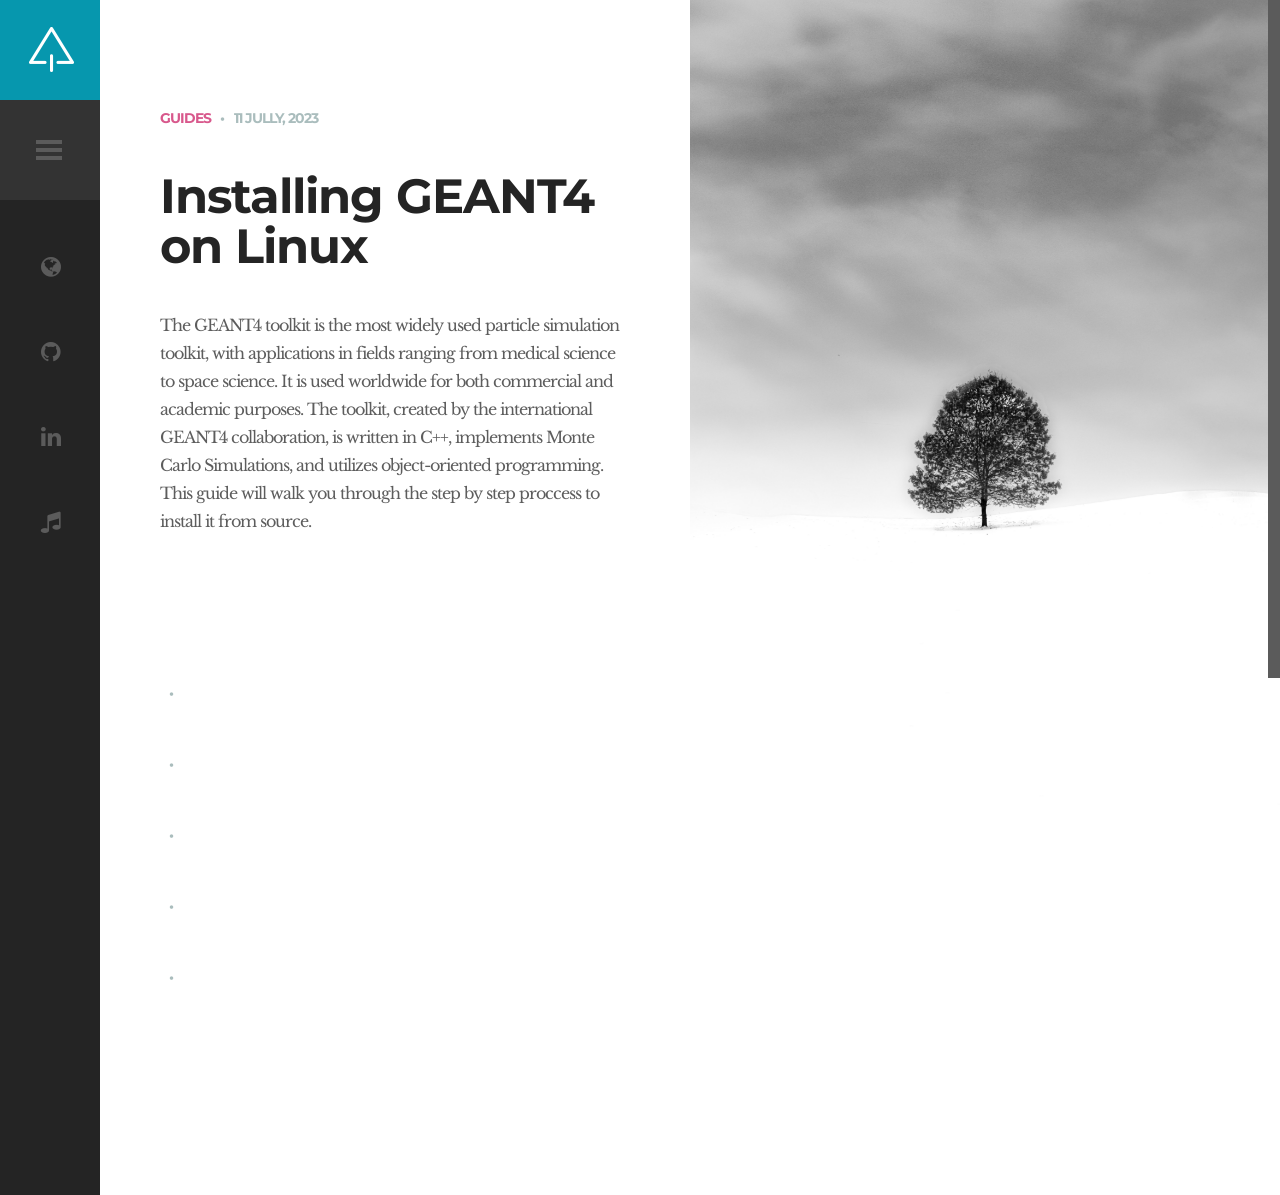
<file: blog/index.html>
<!DOCTYPE HTML>
<html lang="en-US">
    <head>
        <title>Suppablog - My Blog!</title>
        <meta http-equiv="Content-Type" content="text/html; charset=UTF-8">
        <meta name="description" content="Template by Colorlib" />
        <meta name="keywords" content="HTML, CSS, JavaScript, PHP" />
        <meta name="author" content="Samarth Kumar" />
        <meta name="viewport" content="width=device-width, initial-scale=1, maximum-scale=1">

        <link rel="shortcut icon" href="images/favicon.png" />
        <link href='http://fonts.googleapis.com/css?family=Montserrat:400,700%7CLibre+Baskerville:400,400italic,700' rel='stylesheet' type='text/css'>
        <link rel="stylesheet" type="text/css"  href='css/clear.css' />
        <link rel="stylesheet" type="text/css"  href='css/common.css' />
        <link rel="stylesheet" type="text/css"  href='css/font-awesome.min.css' />
        <link rel="stylesheet" type="text/css"  href='css/carouFredSel.css' />
        <link rel="stylesheet" type="text/css"  href='css/sm-clean.css' />
        <link rel="stylesheet" type="text/css"  href='style.css' />
        

        <!--[if lt IE 9]>
                <script src="js/html5.js"></script>
        <![endif]-->

    </head>


    <body class="home blog">

        <!-- Preloader Gif -->
        <table class="doc-loader">
            <tbody>
                <tr>
                    <td>
                        <img src="images/ajax-document-loader.gif" alt="Loading...">
                    </td>
                </tr>
            </tbody>
        </table>

        <!-- Left Sidebar -->
        <div id="sidebar" class="sidebar">
            <div class="menu-left-part">
                <div class="search-holder">
                    <label>
                        <input type="search" class="search-field" placeholder="Type here to search..." value="" name="s" title="Search for:">
                    </label>
                </div>
                <div class="site-info-holder">
                    <h1 class="site-title">Samarth's Blog!</h1>
                    <p class="site-description">
                        Welcome to my blog! This is a collection of things 
                        I deemed intresting enough to write about! To know more, 
                        please check out the about page. 
                    </p>
                </div>
                <nav id="header-main-menu">
                    <ul class="main-menu sm sm-clean">
                        <li><a href="index.html" class="current">Home</a></li>
                        <li><a href="about.html">About</a></li>
                        <!-- <li><a href="scroll.html">Scroll</a></li> -->
                        <li><a href="contact.html">Contact</a></li>
                    </ul>
                </nav>
                <footer>
                    <div class="footer-info">
                        © 2018 SUPPABLOG HTML TEMPLATE. <br> CRAFTED WITH <i class="fa fa-heart"></i> BY <a href="https://colorlib.com">COLORLIB</a>.
                    </div>
                </footer>
            </div>
            <div class="menu-right-part">
                <div class="logo-holder">
                    <a href="index.html">
                        <img src="images/logo.png" alt="Suppablog WP">
                    </a>
                </div>
                <div class="toggle-holder">
                    <div id="toggle">
                        <div class="menu-line"></div>
                    </div>
                </div>
                <div class="social-holder">
                    <div class="social-list">
                        <a href="https://home.iitk.ac.in/~samarthk21/" target="_blank" rel="noopener noreferrer"><i class="fa fa-globe"></i></a>
                        <a href="https://github.com/SomeEarth31" target="_blank" rel="noopener noreferrer"><i class="fa fa-github"></i></a>
                        <a href="https://www.linkedin.com/in/samarthkumar31/" target="_blank" rel="noopener noreferrer"><i class="fa fa-linkedin"></i></a>
                        <a href="https://www.instagram.com/samarthplays/" target="_blank" rel="noopener noreferrer"><i class="fa fa-music"></i></a>
                     
                    </div>
                </div>
                <div class="fixed scroll-top"><i class="fa fa-caret-square-o-up" aria-hidden="true"></i></div>
            </div>
            <div class="clear"></div>
        </div>

        <!-- Home Content -->
        <div id="content" class="site-content">
            <div id="blog-wrapper">
                <div class="blog-holder center-relative">


                    <article id="post-1" class="blog-item-holder featured-post">
                        <div class="entry-content relative">
                            <div class="content-1170 center-relative">
                                <div class="cat-links">
                                    <ul>
                                        <li>
                                            <a href="#">Guides</a>
                                        </li>
                                    </ul>
                                </div>
                                <div class="entry-date published">11 Jully, 2023</div>
                                <h2 class="entry-title">
                                    <a href="Posts/11_July_2023/11JULY2023.html">Installing GEANT4 on Linux</a>
                                </h2>
                                <div class="excerpt">
                                    The GEANT4 toolkit is the most widely 
                                    used particle simulation toolkit, with 
                                    applications in fields ranging from medical 
                                    science to space science. It is used worldwide
                                    for both commercial and academic purposes.
                                    The toolkit, created by the international
                                    GEANT4 collaboration, is written in C++,
                                    implements Monte Carlo Simulations, and
                                    utilizes object-oriented programming.
                                    This guide will walk you through the step
                                     by step proccess to install it from source.  
                                </div>
                                <div class="clear"></div>
                            </div>
                        </div>
                    </article>


                    <article id="post-2" class="blog-item-holder">
                        <div class="entry-content relative">
                            <div class="content-1170 center-relative">
                                <h2 class="entry-title">
                                    <a href=""></a>
                                </h2>
                                <div class="cat-links">
                                    <ul>
                                        <li>
                                            <a href="#"></a>
                                        </li>
                                    </ul>
                                </div>
                                <div class="entry-date published"></div>
                                <div class="clear"></div>
                            </div>
                        </div>
                    </article> 


                    <article id="post-3" class="blog-item-holder">
                        <div class="entry-content relative">
                            <div class="content-1170 center-relative">
                                <h2 class="entry-title">
                                    <a href=""></a>
                                </h2>
                                <div class="cat-links">
                                    <ul>
                                        <li>
                                            <a href="#"></a>
                                        </li>
                                    </ul>
                                </div>
                                <div class="entry-date published"></div>
                                <div class="clear"></div>
                            </div>
                        </div>
                    </article>



                    <article id="post-4" class="blog-item-holder">
                        <div class="entry-content relative">
                            <div class="content-1170 center-relative">
                                <h2 class="entry-title">
                                    <a href=""></a>
                                </h2>
                                <div class="cat-links">
                                    <ul>
                                        <li>
                                            <a href="#"></a>
                                        </li>
                                    </ul>
                                </div>
                                <div class="entry-date published"></div>
                                <div class="clear"></div>
                            </div>
                        </div>
                    </article>



                    <article id="post-5" class="blog-item-holder">
                        <div class="entry-content relative">
                            <div class="content-1170 center-relative">
                                <h2 class="entry-title">
                                    <a href=""></a>
                                </h2>
                                <div class="cat-links">
                                    <ul>
                                        <li>
                                            <a href="#"></a>
                                        </li>
                                    </ul>
                                </div>
                                <div class="entry-date published"></div>
                                <div class="clear"></div>
                            </div>
                        </div>
                    </article>



                    <article id="post-6" class="blog-item-holder">
                        <div class="entry-content relative">
                            <div class="content-1170 center-relative">
                                <h2 class="entry-title">
                                    <a href=""></a>
                                </h2>
                                <div class="cat-links">
                                    <ul>
                                        <li>
                                            <a href="#"></a>
                                        </li>
                                    </ul>
                                </div>
                                <div class="entry-date published"></div>
                                <div class="clear"></div>
                            </div>
                        </div>
                    </article>

                </div>
                <div class="clear"></div>
                <div class="block load-more-holder"></div>
            </div>

            <div class="featured-image-holder">
                <div class="featured-post-image" style="background-image: url(images/cool.jpg)"></div>

            </div>
            <div class="clear"></div>
        </div>



        <!--Load JavaScript-->
        <script type="text/javascript" src="js/jquery.js"></script>
        <script type='text/javascript' src='js/imagesloaded.pkgd.js'></script>
        <script type='text/javascript' src='js/jquery.nicescroll.min.js'></script>
        <script type='text/javascript' src='js/jquery.smartmenus.min.js'></script>
        <script type='text/javascript' src='js/jquery.carouFredSel-6.0.0-packed.js'></script>
        <script type='text/javascript' src='js/jquery.mousewheel.min.js'></script>
        <script type='text/javascript' src='js/jquery.touchSwipe.min.js'></script>
        <script type='text/javascript' src='js/jquery.easing.1.3.js'></script>
        <script type='text/javascript' src='js/main.js'></script>
    </body>
</html>
</file>
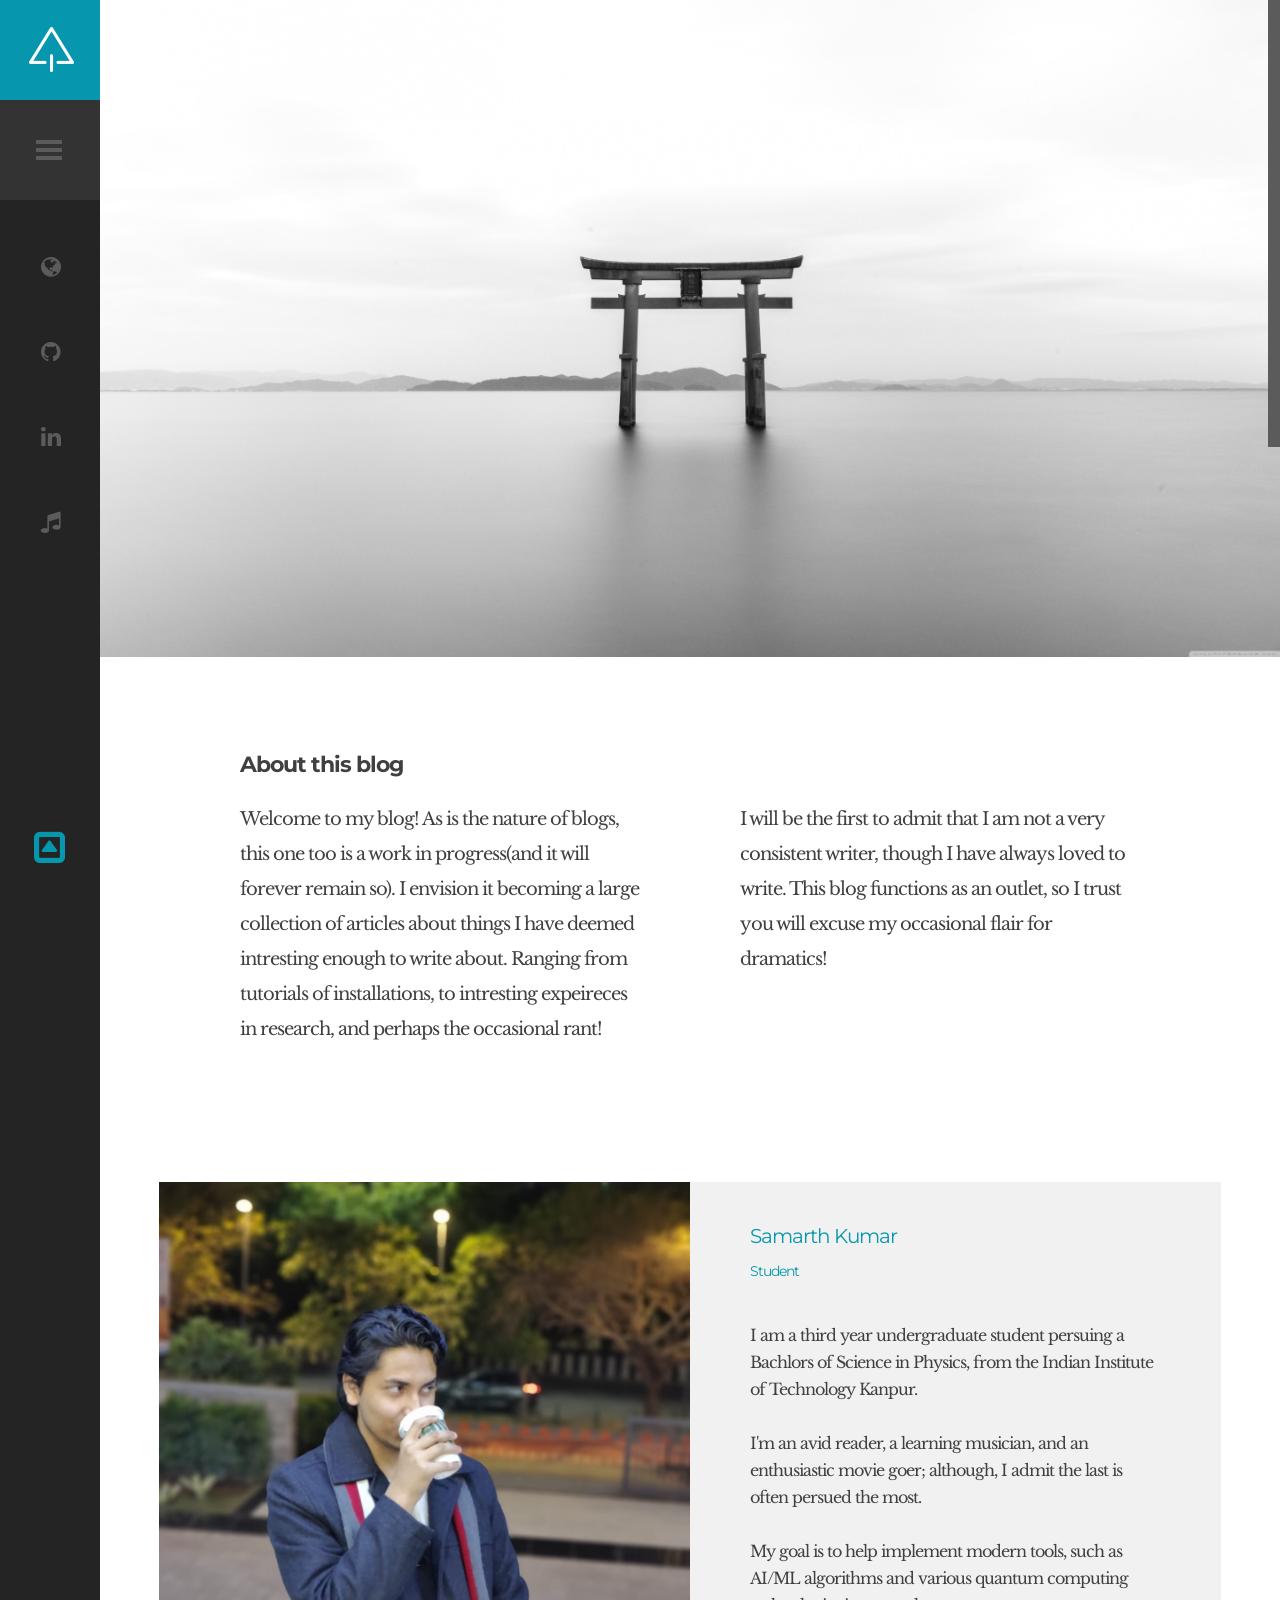
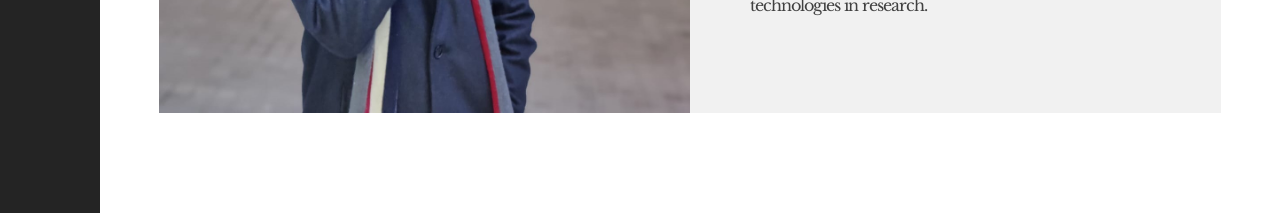
<file: blog/about.html>
<!DOCTYPE HTML>
<html lang="en-US">
    <head>
        <title>Suppablog - My Blog!</title>
        <meta http-equiv="Content-Type" content="text/html; charset=UTF-8">
        <meta name="description" content="Template by Colorlib" />
        <meta name="keywords" content="HTML, CSS, JavaScript, PHP" />
        <meta name="author" content="Samarth Kumar" />
        <meta name="viewport" content="width=device-width, initial-scale=1, maximum-scale=1">

        <link rel="shortcut icon" href="images/favicon.png" />
        <link href='http://fonts.googleapis.com/css?family=Montserrat:400,700%7CLibre+Baskerville:400,400italic,700' rel='stylesheet' type='text/css'>
        <link rel="stylesheet" type="text/css"  href='css/clear.css' />
        <link rel="stylesheet" type="text/css"  href='css/common.css' />
        <link rel="stylesheet" type="text/css"  href='css/font-awesome.min.css' />
        <link rel="stylesheet" type="text/css"  href='css/carouFredSel.css' />
        <link rel="stylesheet" type="text/css"  href='css/sm-clean.css' />
        <link rel="stylesheet" type="text/css"  href='style.css' />

        <!--[if lt IE 9]>
                <script src="js/html5.js"></script>
        <![endif]-->

    </head>

    <body class="about page page-template-default">

        <!-- Preloader Gif -->
        <table class="doc-loader">
            <tbody>
                <tr>
                    <td>
                        <img src="images/ajax-document-loader.gif" alt="Loading...">
                    </td>
                </tr>
            </tbody>
        </table>

        <!-- Left Sidebar -->
        <div id="sidebar" class="sidebar">
            <div class="menu-left-part">
                <div class="search-holder">
                    <label>
                        <input type="search" class="search-field" placeholder="Type here to search..." value="" name="s" title="Search for:">
                    </label>
                </div>
                <div class="site-info-holder">
                    <h1 class="site-title">Samarth's Blog!</h1>
                    <p class="site-description">
                        Welcome to my blog! This is a collection of things 
                        I deemed intresting enough to write about! To know more, 
                        please check out the about page. 
                    </p>
                </div>
                <nav id="header-main-menu">
                    <ul class="main-menu sm sm-clean">
                        <li><a href="index.html" class="current">Home</a></li>
                        <li><a href="about.html">About</a></li>
                        <!-- <li><a href="scroll.html">Scroll</a></li> -->
                        <li><a href="contact.html">Contact</a></li>
                    </ul>
                </nav>
                <footer>
                    <div class="footer-info">
                        © 2018 SUPPABLOG HTML TEMPLATE. <br> CRAFTED WITH <i class="fa fa-heart"></i> BY <a href="https://colorlib.com">COLORLIB</a>.
                    </div>
                </footer>
            </div>
            <div class="menu-right-part">
                <div class="logo-holder">
                    <a href="index.html">
                        <img src="images/logo.png" alt="Suppablog WP">
                    </a>
                </div>
                <div class="toggle-holder">
                    <div id="toggle">
                        <div class="menu-line"></div>
                    </div>
                </div>
                <div class="social-holder">
                    <div class="social-list">
                        <a href="https://home.iitk.ac.in/~samarthk21/" target="_blank" rel="noopener noreferrer"><i class="fa fa-globe"></i></a>
                        <a href="https://github.com/SomeEarth31" target="_blank" rel="noopener noreferrer"><i class="fa fa-github"></i></a>
                        <a href="https://www.linkedin.com/in/samarthkumar31/" target="_blank" rel="noopener noreferrer"><i class="fa fa-linkedin"></i></a>
                        <a href="https://www.instagram.com/samarthplays/" target="_blank" rel="noopener noreferrer"><i class="fa fa-music"></i></a>
                     
                    </div>
                </div>
                <div class="fixed scroll-top"><i class="fa fa-caret-square-o-up" aria-hidden="true"></i></div>
            </div>
            <div class="clear"></div>
        </div>

        <!-- About Content -->
        <div id="content" class="site-content">

            <div class="page-header-image relative">
                <img src="images/1586326.jpg" alt="About">
            </div>


            <article>
                <div class="content-1070 center-relative entry-content">
                    <div class="content-900 center-relative">
                        <h1 class="entry-title">About this blog</h1>
                        <div class="one_half ">
                            <p>Welcome to my blog! As is the nature of blogs, this one too is a work in progress(and it will forever remain so). I envision it becoming a large collection of articles about things I have deemed intresting enough to write about. Ranging from tutorials of installations, to intresting expeireces in research, and perhaps the occasional rant!</p>
                            <br>
                        </div>
                        <div class="one_half last">
                            I will be the first to admit that I am not a very consistent writer, though I have always loved to write. This blog functions as an outlet, so I trust you will excuse my occasional flair for dramatics!<br>
                        </div>
                        <div class="clear"></div>
                        <br>
                        <br>
                        <div class="clear"></div>
                    </div>
                    <div class="page-full-width ">
                        <div class="team-holder ">
                            <div class="member relative one ">
                                <img src="images/IMG-20220205-WA0140-1.jpg" alt="">
                                <div class="member-info">
                                    <div class="member-name">Samarth Kumar</div>
                                    <div class="member-position">Student</div>
                                    <div class="member-content">
                                        <p>I am a third year undergraduate student persuing a Bachlors of Science in Physics, from the Indian Institute of Technology Kanpur. </p>
                                        <br>
                                        <p>I'm an avid reader, a learning musician, and an enthusiastic movie goer; although, I admit the last is often persued the most.</p>
                                        <br>
                                        <p>My goal is to help implement modern tools, such as AI/ML algorithms and various quantum computing technologies in research.</p>
                                    </div>
                                </div>
                            </div>
                        </div>
                        <div class="clear"></div>
                    </div>
                </div>
            </article>
        </div>



        <!--Load JavaScript-->
        <script type="text/javascript" src="js/jquery.js"></script>
        <script type='text/javascript' src='js/imagesloaded.pkgd.js'></script>
        <script type='text/javascript' src='js/jquery.nicescroll.min.js'></script>
        <script type='text/javascript' src='js/jquery.smartmenus.min.js'></script>
        <script type='text/javascript' src='js/jquery.carouFredSel-6.0.0-packed.js'></script>
        <script type='text/javascript' src='js/jquery.mousewheel.min.js'></script>
        <script type='text/javascript' src='js/jquery.touchSwipe.min.js'></script>
        <script type='text/javascript' src='js/jquery.easing.1.3.js'></script>
        <script type='text/javascript' src='js/main.js'></script>
    </body>
</html>
</file>
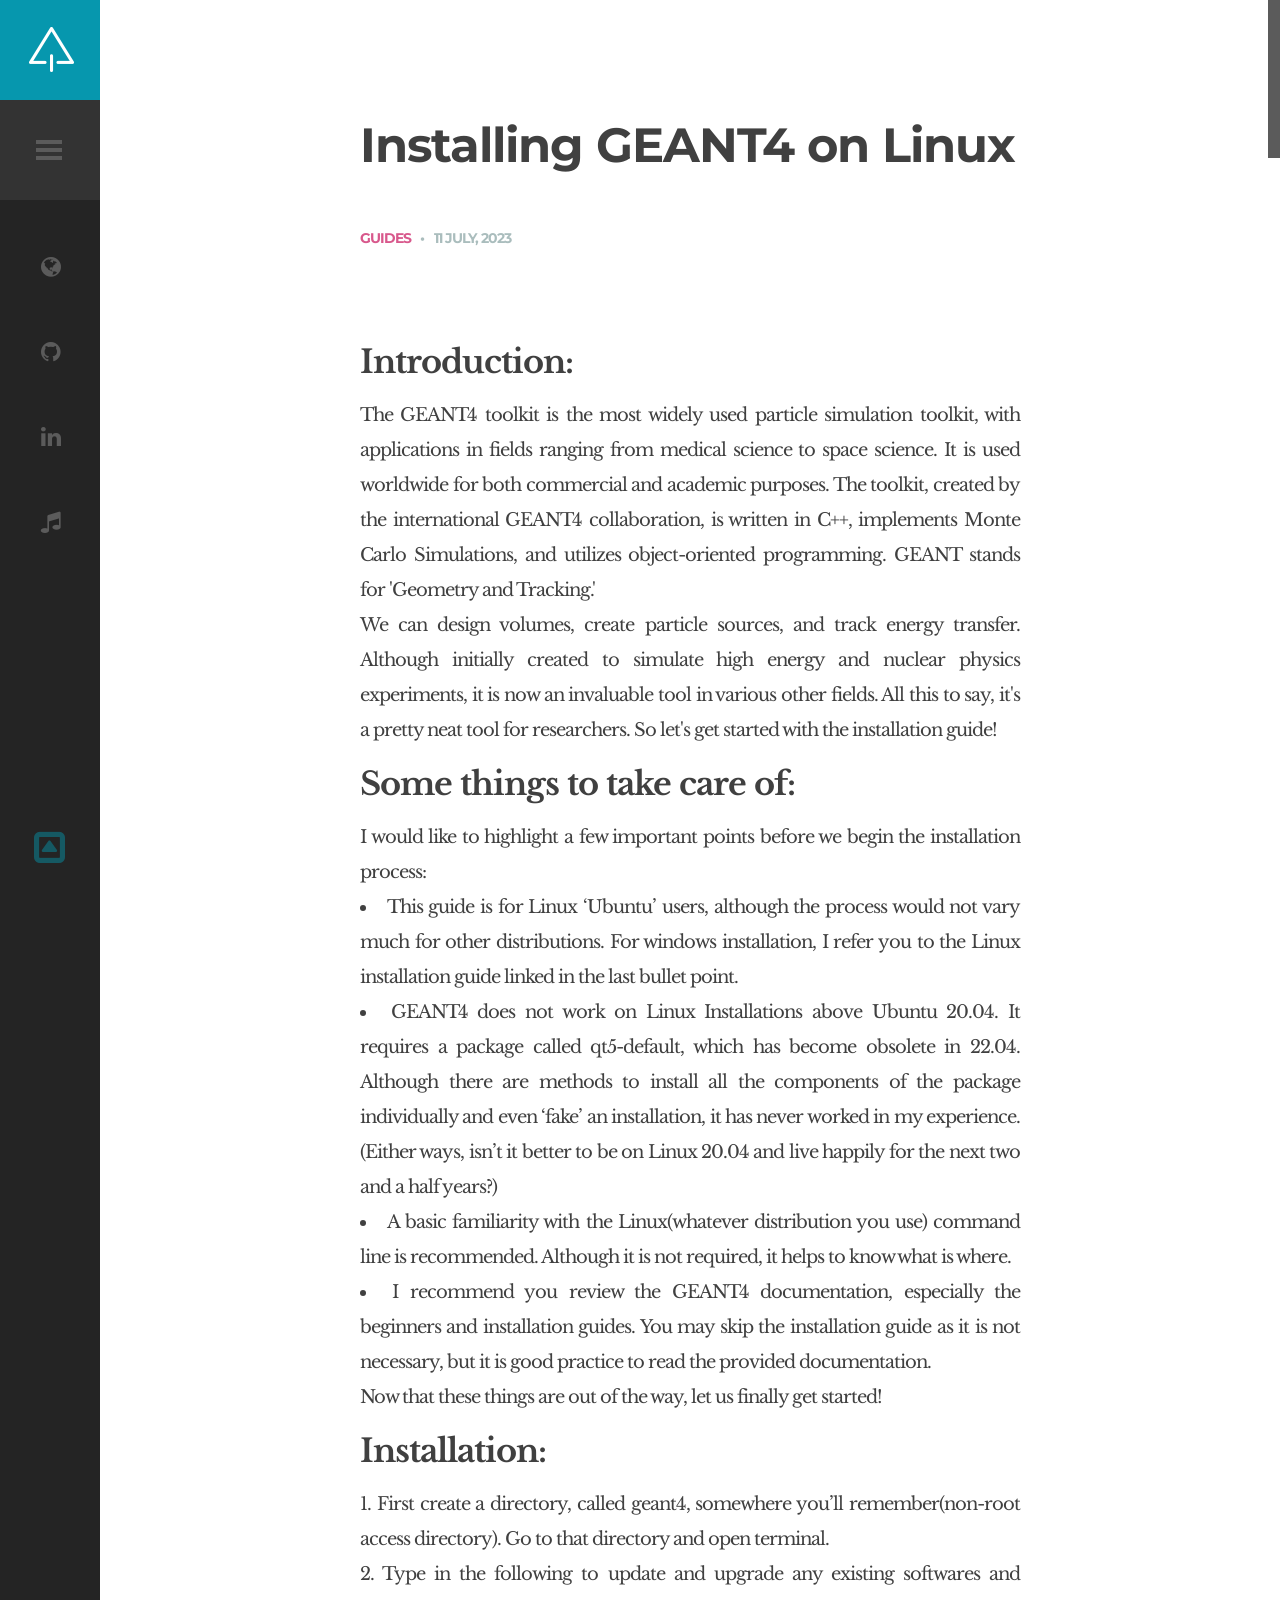
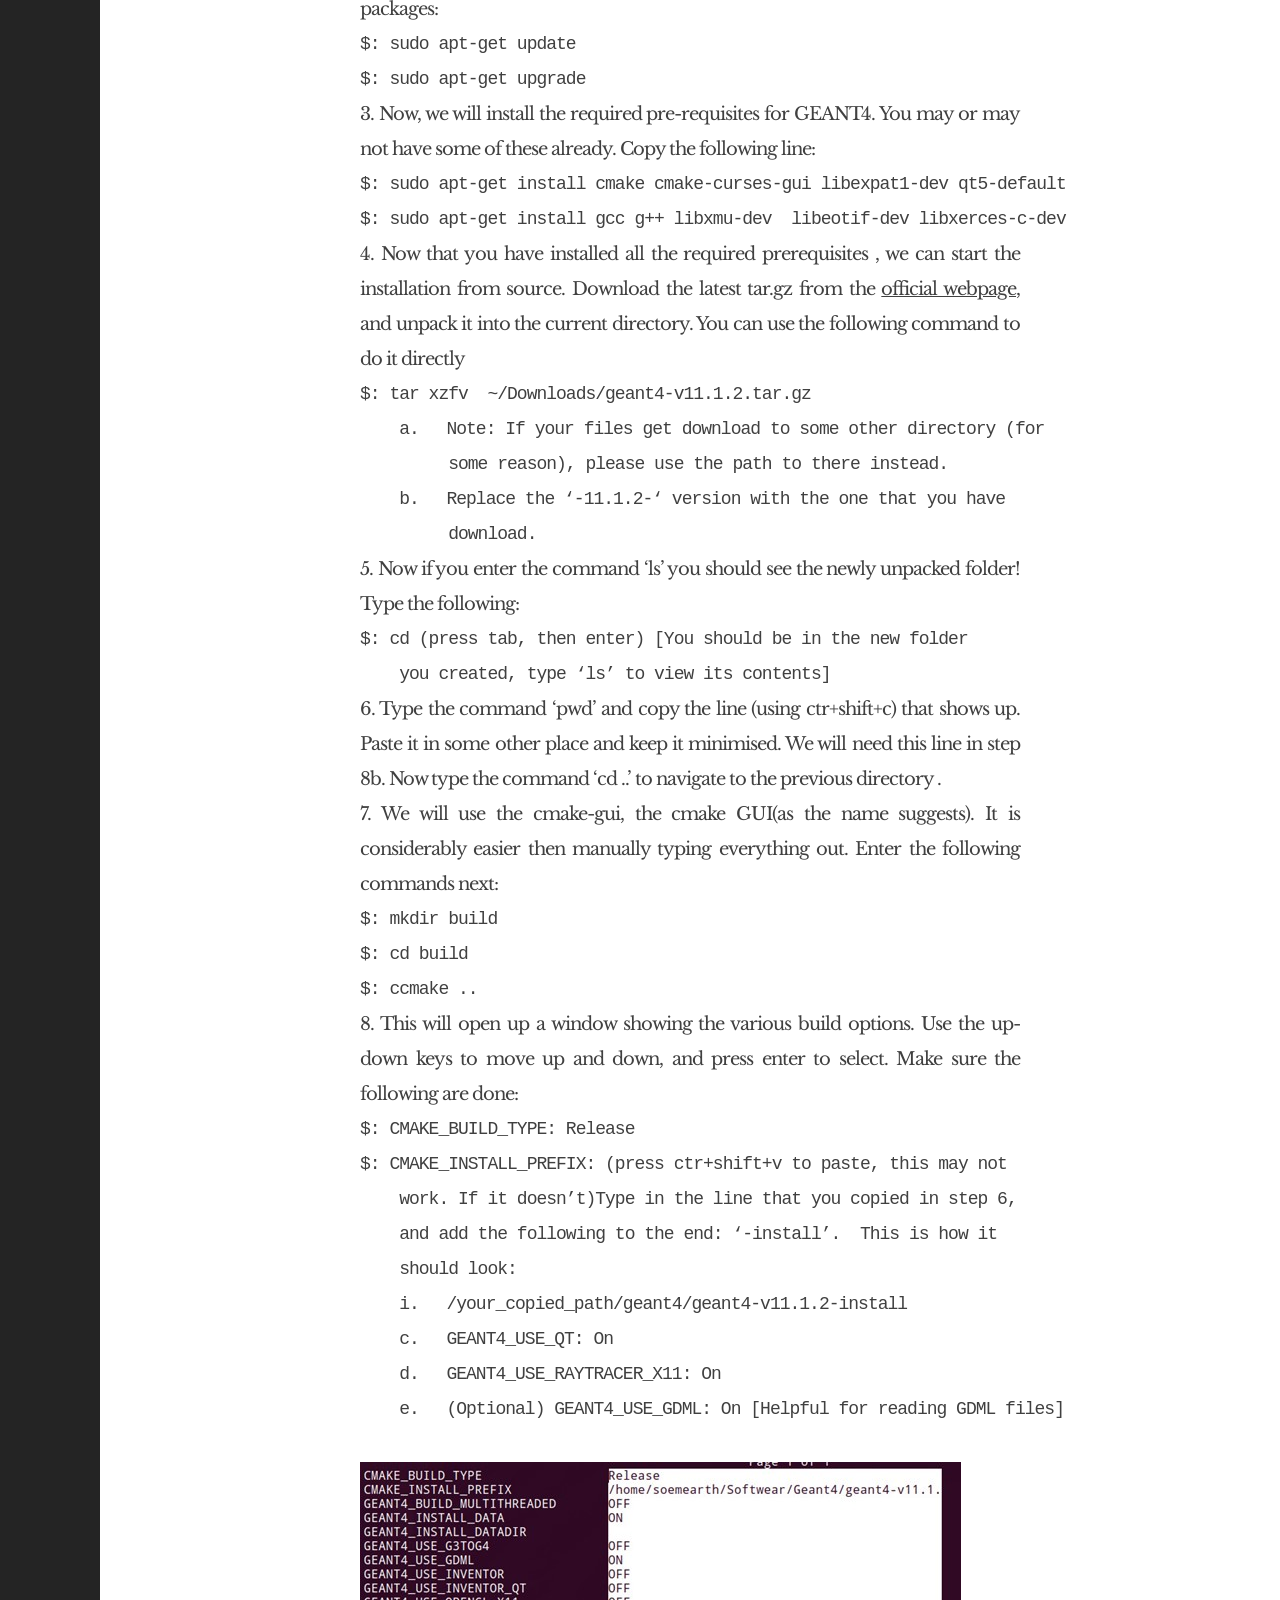
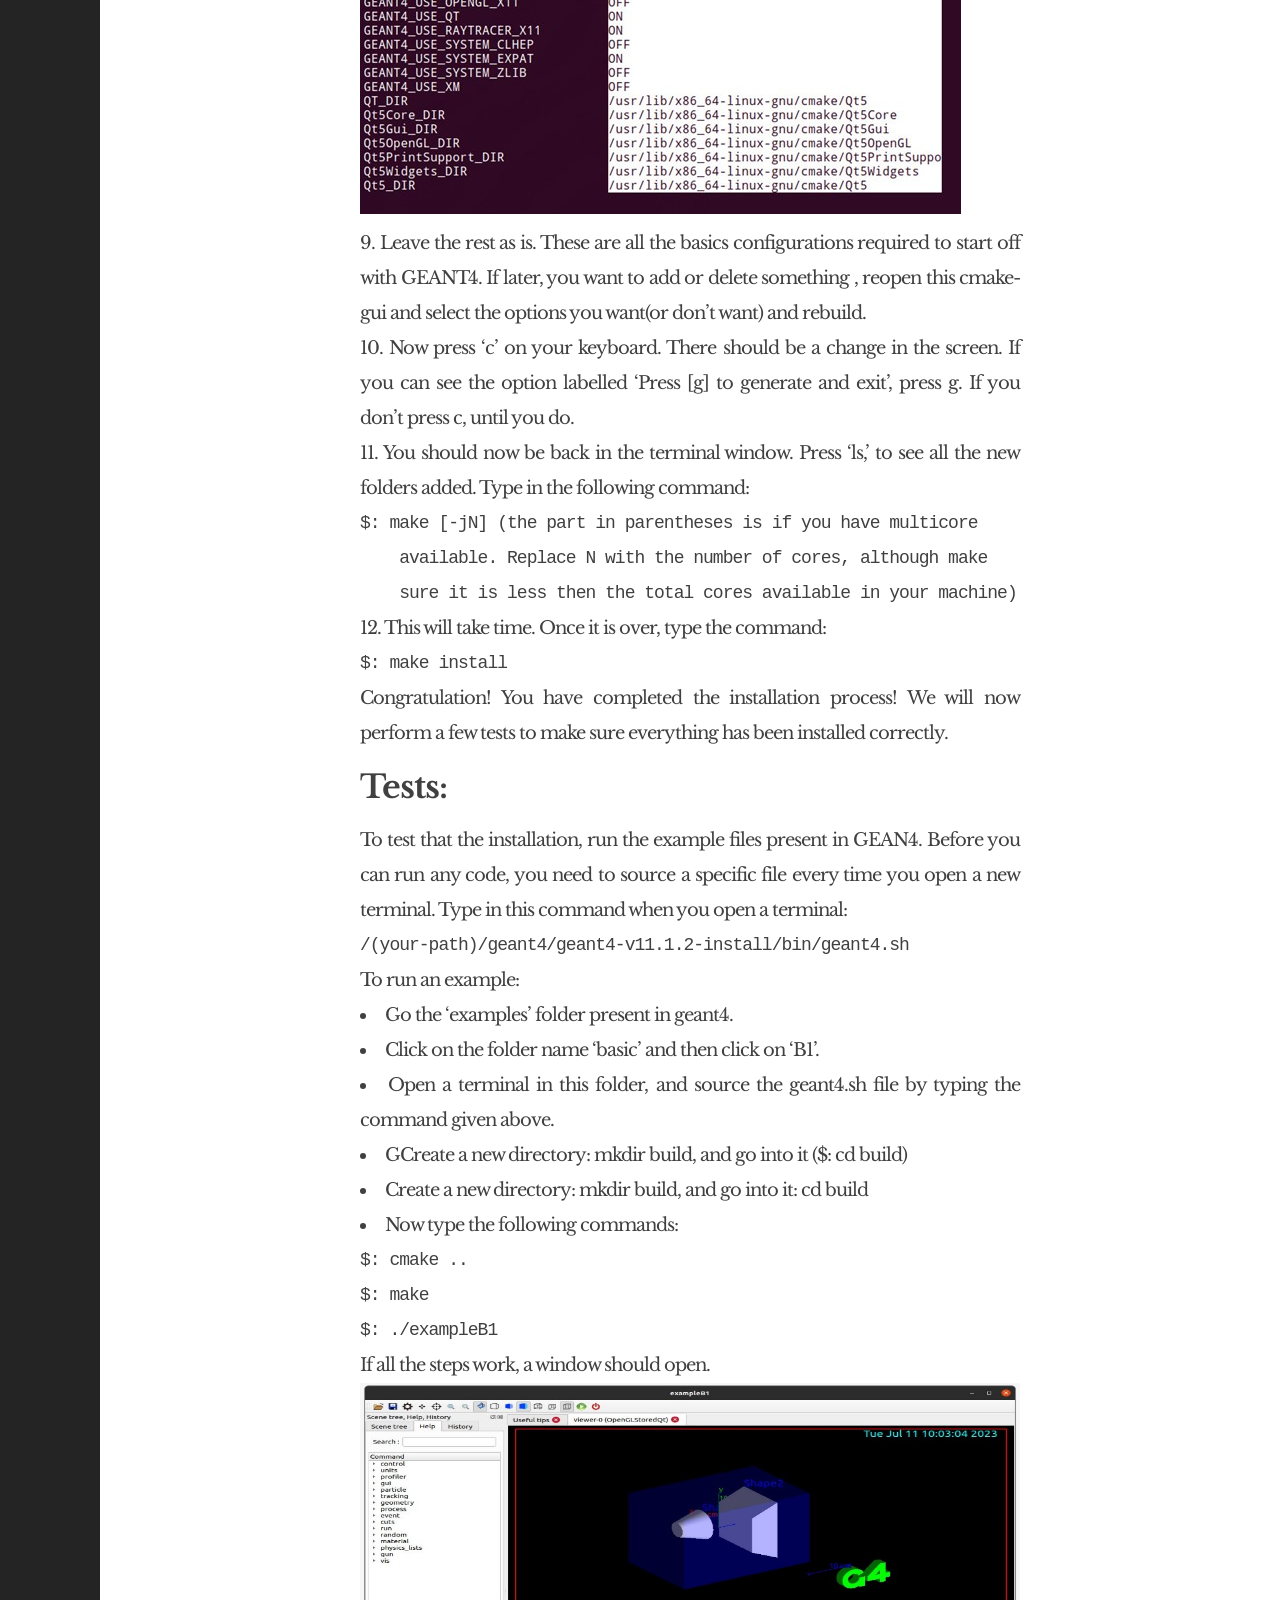
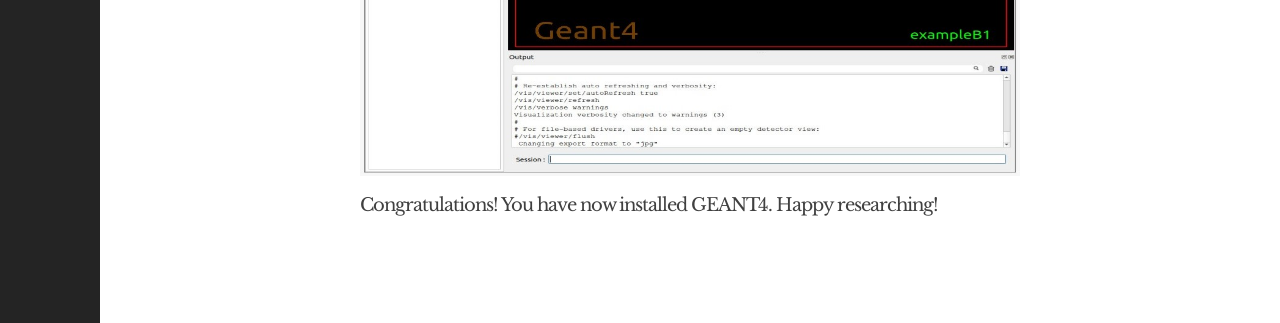
<file: blog/Posts/11_July_2023/11JULY2023.html>
<!DOCTYPE HTML>
<html lang="en-US">
    <head>
        <title>Suppablog - My Blog!</title>
        <meta http-equiv="Content-Type" content="text/html; charset=UTF-8">
        <meta name="description" content="Template by Colorlib" />
        <meta name="keywords" content="HTML, CSS, JavaScript, PHP" />
        <meta name="author" content="Samarth Kumar" />
        <meta name="viewport" content="width=device-width, initial-scale=1, maximum-scale=1">

        <link rel="shortcut icon" href="../../images/favicon.png" />
        <link href='http://fonts.googleapis.com/css?family=Montserrat:400,700%7CLibre+Baskerville:400,400italic,700' rel='stylesheet' type='text/css'>
        <link rel="stylesheet" type="text/css"  href='../../css/clear.css' />
        <link rel="stylesheet" type="text/css"  href='../../css/common.css' />
        <link rel="stylesheet" type="text/css"  href='../../css/font-awesome.min.css' />
        <link rel="stylesheet" type="text/css"  href='../../css/carouFredSel.css' />
        <link rel="stylesheet" type="text/css"  href='../../css/sm-clean.css' />
        <link rel="stylesheet" type="text/css"  href='../../style.css' />

        <!--[if lt IE 9]>
                <script src="js/html5.js"></script>
        <![endif]-->

    </head>


    <body class="single-post">

        <!-- Preloader Gif -->
        <table class="doc-loader">
            <tbody>
                <tr>
                    <td>
                        <img src="../../images/ajax-document-loader.gif" alt="Loading...">
                    </td>
                </tr>
            </tbody>
        </table>

        <!-- Left Sidebar -->
        <div id="sidebar" class="sidebar">
            <div class="menu-left-part">
                <div class="search-holder">
                    <label>
                        <input type="search" class="search-field" placeholder="Type here to search..." value="" name="s" title="Search for:">
                    </label>
                </div>
                <div class="site-info-holder">
                    <h1 class="site-title">Samarth's Blog!</h1>
                    <p class="site-description">
                        Welcome to my blog! This is a collection of things 
                        I deemed intresting enough to write about! To know more, 
                        please check out the about page. 
                    </p>
                </div>
                <nav id="header-main-menu">
                    <ul class="main-menu sm sm-clean">
                        <li><a href="../../index.html" class="current">Home</a></li>
                        <li><a href="../../about.html">About</a></li>
                        <!-- <li><a href="scroll.html">Scroll</a></li> -->
                        <li><a href="../../contact.html">Contact</a></li>
                    </ul>
                </nav>
                <footer>
                    <div class="footer-info">
                        © 2018 SUPPABLOG HTML TEMPLATE. <br> CRAFTED WITH <i class="fa fa-heart"></i> BY <a href="https://colorlib.com">COLORLIB</a>.
                    </div>
                </footer>
            </div>
            <div class="menu-right-part">
                <div class="logo-holder">
                    <a href="../../index.html">
                        <img src="../../images/logo.png" alt="Suppablog WP">
                    </a>
                </div>
                <div class="toggle-holder">
                    <div id="toggle">
                        <div class="menu-line"></div>
                    </div>
                </div>
                <div class="social-holder">
                    <div class="social-list">
                        <a href="https://home.iitk.ac.in/~samarthk21/" target="_blank" rel="noopener noreferrer"><i class="fa fa-globe"></i></a>
                        <a href="https://github.com/SomeEarth31" target="_blank" rel="noopener noreferrer"><i class="fa fa-github"></i></a>
                        <a href="https://www.linkedin.com/in/samarthkumar31/" target="_blank" rel="noopener noreferrer"><i class="fa fa-linkedin"></i></a>
                        <a href="https://www.instagram.com/samarthplays/" target="_blank" rel="noopener noreferrer"><i class="fa fa-music"></i></a>
                     
                    </div>
                </div>
                <div class="fixed scroll-top"><i class="fa fa-caret-square-o-up" aria-hidden="true"></i></div>
            </div>
            <div class="clear"></div>
        </div>

        <!-- Single Content -->
        <div id="content" class="site-content center-relative">
            <div class="single-post-wrapper content-1070 center-relative">

                <article class="center-relative">
                    <h1 class="entry-title">
                        Installing GEANT4 on Linux
                    </h1>
                    <div class="post-info content-660 center-relative">
                        <div class="cat-links">
                            <ul>
                                <li><a href="#">Guides</a></li>
                            </ul>
                        </div>
                        <div class="entry-date published">11 July, 2023</div>
                        <div class="clear"></div>
                    </div>

                    <div class="entry-content">
                        <div class="content-wrap content-660 center-relative">
                        <h3>Introduction:</h3>
                        <p>The GEANT4 toolkit is the most widely used particle simulation toolkit, with applications in fields ranging from medical science to space science. It is used worldwide for both commercial and academic purposes. The toolkit, created by the international GEANT4 collaboration, is written in C++, implements Monte Carlo Simulations, and utilizes object-oriented programming. GEANT stands for 'Geometry and Tracking.'</p>    
                        <p>We can design volumes, create particle sources, and track energy transfer. Although initially created to simulate high energy and nuclear physics experiments, it is now an invaluable tool in various other fields. All this to say, it's a pretty neat tool for researchers. So let's get started with the installation guide!</p>
                        
                        <h3>Some things to take care of:</h3>
                        <p>I would like to highlight a few important points before we begin the installation process:</p>
                        <li>This guide is for Linux ‘Ubuntu’ users, although the process would not vary much for other distributions. For windows installation, I refer you to the Linux installation guide linked in the last bullet point.</li>
                        <li>GEANT4 does not work on Linux Installations above Ubuntu 20.04.  It requires a package called qt5-default, which has become obsolete in 22.04. Although there are methods to install all the components of the package individually and even ‘fake’ an installation, it has never worked in my experience. (Either ways, isn’t it better to be on Linux 20.04 and live happily for the next two and a half years?)</li>
                        <li>A basic familiarity with the Linux(whatever distribution you use) command line is recommended. Although it is not required, it helps to know what is where.</li>
                        <li>I recommend you review the GEANT4 documentation, especially the beginners and installation guides. You may skip the installation guide as it is not necessary, but it is good practice to read the provided documentation. </li>
                        Now that these things are out of the way, let us finally get started!
                        
                        <h3>Installation:</h3>
                        1.	First create a directory, called geant4, somewhere you’ll remember(non-root access directory). Go to that directory and open terminal. 
                        <br>
                        2.	Type in the following to update and upgrade any existing softwares and packages:
<pre>
$: sudo apt-get update
$: sudo apt-get upgrade
</pre>
                        3.	Now, we will install the required pre-requisites for GEANT4. You may or may not have some of these already. Copy the following line:
<pre>
$: sudo apt-get install cmake cmake-curses-gui libexpat1-dev qt5-default 
$: sudo apt-get install gcc g++ libxmu-dev  libeotif-dev libxerces-c-dev
</pre>
                        4.	Now that you have installed all the required prerequisites , we can start the installation from source. Download the latest tar.gz from the <a href="https://geant4.web.cern.ch/download/11.1.2.html"><u>official webpage</u></a>, and unpack it into the current directory. You can use the following command to do it directly
<pre>
$: tar xzfv  ~/Downloads/geant4-v11.1.2.tar.gz 
    a.	Note: If your files get download to some other directory (for 
         some reason), please use the path to there instead. 
    b.	Replace the ‘-11.1.2-‘ version with the one that you have
         download. 
</pre>
                        5.	Now if you enter the command ‘ls’ you should see the newly unpacked folder! Type the following:
<pre>
$: cd (press tab, then enter) [You should be in the new folder 
    you created, type ‘ls’ to view its contents]
</pre>
                        6.	Type the command ‘pwd’ and copy the line (using ctr+shift+c) that shows up. Paste it in some other place and keep it minimised. We will need this line in step 8b.  Now type the command ‘cd ..’ to navigate to the previous directory .
                        <br> 
                        7.	We will use the cmake-gui, the cmake GUI(as the name suggests). It is considerably easier then manually typing everything out. Enter the following commands next:
<pre>
$: mkdir build
$: cd build
$: ccmake ..
</pre>
                        8.	This will open up a window showing the various build options. Use the up-down keys to move up and down, and press enter to select. Make sure the following are done:
<pre>
$: CMAKE_BUILD_TYPE: Release
$: CMAKE_INSTALL_PREFIX: (press ctr+shift+v to paste, this may not 
    work. If it doesn’t)Type in the line that you copied in step 6,
    and add the following to the end: ‘-install’.  This is how it 
    should look:
    i.	/your_copied_path/geant4/geant4-v11.1.2-install
    c.	GEANT4_USE_QT: On 
    d.	GEANT4_USE_RAYTRACER_X11: On
    e.	(Optional) GEANT4_USE_GDML: On [Helpful for reading GDML files]
</pre>  
                        <br>
                        <img src="11_July_Picture1.jpg" alt="">
                        <br>
                        9.	Leave the rest as is. These are all the basics configurations required to start off with GEANT4. If later, you want to add or delete something , reopen this cmake-gui and select the options you want(or don’t want) and rebuild. 
                        <br>
                        10.	Now press ‘c’ on your keyboard.  There should be a change in the screen. If you can see the option labelled ‘Press [g] to generate and exit’, press g. If you don’t press c, until you do. 
                        <br>
                        11.	You should now be back in the terminal window. Press ‘ls,’ to see all the new folders added. Type in the following command: 
<pre>
$: make [-jN] (the part in parentheses is if you have multicore 
    available. Replace N with the number of cores, although make
    sure it is less then the total cores available in your machine)
</pre>    
                        12. This will take time. Once it is over, type the command: 
<pre>
$: make install
</pre>
                        Congratulation! You have completed the installation process! We will now perform a few tests to make sure everything has been installed correctly. 

                        <h3>Tests:</h3>
                        To test that the installation, run the example files present in GEAN4. Before you can run any code, you need to source a specific file every time you open a new terminal. Type in this command when you open a terminal:
<pre>
/(your-path)/geant4/geant4-v11.1.2-install/bin/geant4.sh
</pre>
                        To run an example:
                        <li>Go the ‘examples’ folder present in geant4.</li>
                        <li>Click on the folder name ‘basic’ and then click on ‘B1’.</li> 
                        <li>Open a terminal in this folder, and source the geant4.sh file by typing the command given above. </li> 
                        <li>GCreate a new directory: mkdir build, and go into it ($: cd build)</li>
                        <li>Create a new directory: mkdir build, and go into it: cd build</li>
                        <li>Now type the following commands:</li>
<pre>
$: cmake ..
$: make
$: ./exampleB1
</pre>                    
                        If all the steps work, a window should open. 
                        <br>
                        <img src="11_July_Picture2.jpg" alt="">
                        <br>
                        Congratulations! You have now installed GEANT4. Happy researching!

                        </div>
                    </div>
                    <div class="clear"></div>
                </article>
            </div>
        </div>



        <!--Load JavaScript-->
        <script type="text/javascript" src="../../js/jquery.js"></script>
        <script type='text/javascript' src='../../js/imagesloaded.pkgd.js'></script>
        <script type='text/javascript' src='../../js/jquery.nicescroll.min.js'></script>
        <script type='text/javascript' src='../../js/jquery.smartmenus.min.js'></script>
        <script type='text/javascript' src='../../js/jquery.carouFredSel-6.0.0-packed.js'></script>
        <script type='text/javascript' src='../../js/jquery.mousewheel.min.js'></script>
        <script type='text/javascript' src='../../js/jquery.touchSwipe.min.js'></script>
        <script type='text/javascript' src='../../js/jquery.easing.1.3.js'></script>
        <script type='text/javascript' src='../../js/main.js'></script>
    </body>
</html>
</file>
<file: css/base.css>
/**
 * =================================================================== 
 *
 *  Kards v1.0 Base Stylesheet
 *  url: styleshout.com
 *  03-01-2016
 *  ------------------------------------------------------------------
 *  TOC:
 *  01. reset
 *  02. basic/base setup styles
 *  03. grid
 *  04. MISC
 *
 * =================================================================== 
 */

/** 
 * ===================================================================
 * 01. reset - normalize.css v3.0.2 | MIT License | git.io/normalize
 *
 * ------------------------------------------------------------------- 
 */
html {
	font-family: sans-serif;
	-ms-text-size-adjust: 100%;
	-webkit-text-size-adjust: 100%;
}

body {
	margin: 0;
}

article,
aside,
details,
figcaption,
figure,
footer,
header,
hgroup,
main,
menu,
nav,
section,
summary {
	display: block;
}

audio,
canvas,
progress,
video {
	display: inline-block;
	vertical-align: baseline;
}

audio:not([controls]) {
	display: none;
	height: 0;
}

[hidden],
template {
	display: none;
}

a {
	background: transparent;
}

a:active,
a:hover {
	outline: 0;
}

abbr[title] {
	border-bottom: 1px dotted;
}

b,
strong {
	font-weight: bold;
}

dfn {
	font-style: italic;
}

h1 {
	font-size: 2em;
	margin: 0.67em 0;
}

mark {
	background: #ff0;
	color: #000;
}

small {
	font-size: 80%;
}

sub,
sup {
	font-size: 75%;
	line-height: 0;
	position: relative;
	vertical-align: baseline;
}

sup {
	top: -0.5em;
}

sub {
	bottom: -0.25em;
}

img {
	border: 0;
}

svg:not(:root) {
	overflow: hidden;
}

figure {
	margin: 1em 40px;
}

hr {
	-moz-box-sizing: content-box;
	box-sizing: content-box;
	height: 0;
}

pre {
	overflow: auto;
}

code,
kbd,
pre,
samp {
	font-family: monospace, monospace;
	font-size: 1em;
}

button,
input,
optgroup,
select,
textarea {
	color: inherit;
	font: inherit;
	margin: 0;
}

button {
	overflow: visible;
}

button,
select {
	text-transform: none;
}

button,
html input[type="button"],
input[type="reset"],
input[type="submit"] {
	-webkit-appearance: button;
	cursor: pointer;
}

button[disabled],
html input[disabled] {
	cursor: default;
}

button::-moz-focus-inner,
input::-moz-focus-inner {
	border: 0;
	padding: 0;
}

input {
	line-height: normal;
}

input[type="checkbox"],
input[type="radio"] {
	box-sizing: border-box;
	padding: 0;
}

input[type="number"]::-webkit-inner-spin-button,
input[type="number"]::-webkit-outer-spin-button {
	height: auto;
}

input[type="search"] {
	-webkit-appearance: textfield;
	-moz-box-sizing: content-box;
	-webkit-box-sizing: content-box;
	box-sizing: content-box;
}

input[type="search"]::-webkit-search-cancel-button,
input[type="search"]::-webkit-search-decoration {
	-webkit-appearance: none;
}

fieldset {
	border: 1px solid #c0c0c0;
	margin: 0 2px;
	padding: 0.35em 0.625em 0.75em;
}

legend {
	border: 0;
	padding: 0;
}

textarea {
	overflow: auto;
}

optgroup {
	font-weight: bold;
}

table {
	border-collapse: collapse;
	border-spacing: 0;
}

td,
th {
	padding: 0;
}

/** 
 * ===================================================================
 * 02. basic/base setup styles - (_basic.scss)
 *
 * ------------------------------------------------------------------- 
 */
html {
	font-size: 62.5%;
	box-sizing: border-box;
}

*,
*::before,
*::after {
	box-sizing: inherit;
}

body {
	font-weight: normal;
	line-height: 1;
	text-rendering: optimizeLegibility;
	word-wrap: break-word;
	-webkit-overflow-scrolling: touch;
	-webkit-text-size-adjust: none;
}

body,
input,
button {
	-moz-osx-font-smoothing: grayscale;
	-webkit-font-smoothing: antialiased;
}

/**
 * Media - (_basic.scss)
 * ------------------------------------------------------------------- 
 */
img,
video {
	max-width: 100%;
	height: auto;
}

/**
 * Typography resets - (_basic.scss)
 * ------------------------------------------------------------------- 
 */
div,
dl,
dt,
dd,
ul,
ol,
li,
h1,
h2,
h3,
h4,
h5,
h6,
pre,
form,
p,
blockquote,
th,
td {
	margin: 0;
	padding: 0;
}

h1,
h2,
h3,
h4,
h5,
h6 {
	-webkit-font-variant-ligatures: common-ligatures;
	-moz-font-variant-ligatures: common-ligatures;
	font-variant-ligatures: common-ligatures;
	text-rendering: optimizeLegibility;
}

em,
i {
	font-style: italic;
	line-height: inherit;
}

strong,
b {
	font-weight: bold;
	line-height: inherit;
}

small {
	font-size: 60%;
	line-height: inherit;
}

ol,
ul {
	list-style: none;
}

li {
	display: block;
}

/**
 * links - (_basic.scss)
 * ------------------------------------------------------------------- 
 */
a {
	text-decoration: none;
	line-height: inherit;
}

a img {
	border: none;
}

/**
 * inputs - (_basic.scss)
 * ------------------------------------------------------------------- 
 */
fieldset {
	margin: 0;
	padding: 0;
}

input[type="email"],
input[type="number"],
input[type="search"],
input[type="text"],
input[type="tel"],
input[type="url"],
input[type="password"],
textarea {
	-webkit-appearance: none;
	-moz-appearance: none;
	-ms-appearance: none;
	-o-appearance: none;
	appearance: none;
}

/** 
 * ===================================================================
 * 03. grid - (_grid.scss)
 *
 * ------------------------------------------------------------------- 
 */
.row {
	width: 94%;
	max-width: 1140px;
	margin: 0 auto;
}

.row:before,
.row:after {
	content: "";
	display: table;
}

.row:after {
	clear: both;
}

.row .row {
	width: auto;
	max-width: none;
	margin-left: -20px;
	margin-right: -20px;
}

[class*="col-"],
.bgrid {
	float: left;
}

[class*="col-"] + [class*="col-"].end {
	float: right;
}

[class*="col-"] {
	padding: 0 20px;
}

.col-one {
	width: 8.33333%;
}

.col-two,
.col-1-6 {
	width: 16.66667%;
}

.col-three,
.col-1-4 {
	width: 25%;
}

.col-four,
.col-1-3 {
	width: 33.33333%;
}

.col-five {
	width: 41.66667%;
}

.col-six,
.col-1-2 {
	width: 50%;
}

.col-seven {
	width: 58.33333%;
}

.col-eight,
.col-2-3 {
	width: 66.66667%;
}

.col-nine,
.col-3-4 {
	width: 75%;
}

.col-ten,
.col-5-6 {
	width: 83.33333%;
}

.col-eleven {
	width: 91.66667%;
}

.col-twelve,
.col-full {
	width: 100%;
}

/**
 * small screens - (_grid.scss)
 * --------------------------------------------------------------- 
 */
@media screen and (max-width:1024px) {
	.row .row {
		margin-left: -18px;
		margin-right: -18px;
	}

	[class*="col-"] {
		padding: 0 18px;
	}

}

/**
 * tablets - (_grid.scss)
 * --------------------------------------------------------------- 
 */
@media screen and (max-width:768px) {
	.row {
		width: auto;
		padding-left: 30px;
		padding-right: 30px;
	}

	.row .row {
		padding-left: 0;
		padding-right: 0;
		margin-left: -15px;
		margin-right: -15px;
	}

	[class*="col-"] {
		padding: 0 15px;
	}

	.tab-1-4 {
		width: 25%;
	}

	.tab-1-3 {
		width: 33.33333%;
	}

	.tab-1-2 {
		width: 50%;
	}

	.tab-2-3 {
		width: 66.66667%;
	}

	.tab-3-4 {
		width: 75%;
	}

	.tab-full {
		width: 100%;
	}

}

/**
 * large mobile devices - (_grid.scss)
 * --------------------------------------------------------------- 
 */
@media screen and (max-width:600px) {
	.row {
		padding-left: 25px;
		padding-right: 25px;
	}

	.row .row {
		margin-left: -10px;
		margin-right: -10px;
	}

	[class*="col-"] {
		padding: 0 10px;
	}

	.mob-1-4 {
		width: 25%;
	}

	.mob-1-2 {
		width: 50%;
	}

	.mob-3-4 {
		width: 75%;
	}

	.mob-full {
		width: 100%;
	}

}

/**
 * small mobile devices - (_grid.scss)
 * --------------------------------------------------------------- 
 */
@media screen and (max-width:400px) {
	.row .row {
		padding-left: 0;
		padding-right: 0;
		margin-left: 0;
		margin-right: 0;
	}

	[class*="col-"] {
		width: 100% !important;
		float: none !important;
		clear: both !important;
		margin-left: 0;
		margin-right: 0;
		padding: 0;
	}

	[class*="col-"] + [class*="col-"].end {
		float: none;
	}

}

/** 
 * ===================================================================
 * block grids - (_grid.scss)
 *
 * ------------------------------------------------------------------- 
 */
[class*="block-"]:before,
[class*="block-"]:after {
	content: "";
	display: table;
}

[class*="block-"]:after {
	clear: both;
}

.block-1-6 .bgrid {
	width: 16.66667%;
}

.block-1-4 .bgrid {
	width: 25%;
}

.block-1-3 .bgrid {
	width: 33.33333%;
}

.block-1-2 .bgrid {
	width: 50%;
}

/**
 * Clearing for block grid columns. Allow columns with 
 * different heights to align properly.
 */
.block-1-6 .bgrid:nth-child(6n+1),
.block-1-4 .bgrid:nth-child(4n+1),
.block-1-3 .bgrid:nth-child(3n+1),
.block-1-2 .bgrid:nth-child(2n+1) {
	clear: both;
}

/**
 * small screens - (_grid.scss)
 * --------------------------------------------------------------- 
 */
@media screen and (max-width:1024px) {
	.block-s-1-6 .bgrid {
		width: 16.66667%;
	}

	.block-s-1-4 .bgrid {
		width: 25%;
	}

	.block-s-1-3 .bgrid {
		width: 33.33333%;
	}

	.block-s-1-2 .bgrid {
		width: 50%;
	}

	.block-s-full .bgrid {
		width: 100%;
		clear: both;
	}

	[class*="block-s-"] .bgrid:nth-child(n) {
		clear: none;
	}

	.block-s-1-6 .bgrid:nth-child(6n+1),
	.block-s-1-4 .bgrid:nth-child(4n+1),
	.block-s-1-3 .bgrid:nth-child(3n+1),
	.block-s-1-2 .bgrid:nth-child(2n+1) {
		clear: both;
	}

}

/**
 * tablets - (_grid.scss)
 * --------------------------------------------------------------- 
 */
@media screen and (max-width:768px) {
	.block-tab-1-6 .bgrid {
		width: 16.66667%;
	}

	.block-tab-1-4 .bgrid {
		width: 25%;
	}

	.block-tab-1-3 .bgrid {
		width: 33.33333%;
	}

	.block-tab-1-2 .bgrid {
		width: 50%;
	}

	.block-tab-full .bgrid {
		width: 100%;
		clear: both;
	}

	[class*="block-tab-"] .bgrid:nth-child(n) {
		clear: none;
	}

	.block-tab-1-6 .bgrid:nth-child(6n+1),
	.block-tab-1-4 .bgrid:nth-child(4n+1),
	.block-tab-1-3 .bgrid:nth-child(3n+1),
	.block-tab-1-2 .bgrid:nth-child(2n+1) {
		clear: both;
	}

}

/**
 * large mobile devices - (_grid.scss)
 * --------------------------------------------------------------- 
 */
@media screen and (max-width:600px) {
	.block-mob-1-6 .bgrid {
		width: 16.66667%;
	}

	.block-mob-1-4 .bgrid {
		width: 25%;
	}

	.block-mob-1-3 .bgrid {
		width: 33.33333%;
	}

	.block-mob-1-2 .bgrid {
		width: 50%;
	}

	.block-mob-full .bgrid {
		width: 100%;
		clear: both;
	}

	[class*="block-mob-"] .bgrid:nth-child(n) {
		clear: none;
	}

	.block-mob-1-6 .bgrid:nth-child(6n+1),
	.block-mob-1-4 .bgrid:nth-child(4n+1),
	.block-mob-1-3 .bgrid:nth-child(3n+1),
	.block-mob-1-2 .bgrid:nth-child(2n+1) {
		clear: both;
	}

}

/**
 * stack on small mobile devices - (_grid.scss)
 * --------------------------------------------------------------- 
 */
@media screen and (max-width:400px) {
	.stack .bgrid {
		width: 100% !important;
		float: none !important;
		clear: both !important;
		margin-left: 0;
		margin-right: 0;
	}

}

/** 
 * ===================================================================
 * 04. MISC  - (_grid.scss)
 *
 * ------------------------------------------------------------------- 
 */

/**
 * Clearing - (http://nicolasgallagher.com/micro-clearfix-hack/
 */
.group:before,
.group:after {
	content: "";
	display: table;
}

.group:after {
	clear: both;
}

/**
 * Misc Helper Styles 
 */
.hide {
	display: none;
}

.invisible {
	visibility: hidden;
}

.antialiased {
	-webkit-font-smoothing: antialiased;
	-moz-osx-font-smoothing: grayscale;
}

.remove-bottom {
	margin-bottom: 0;
}

.half-bottom {
	margin-bottom: 1.5rem !important;
}

.add-bottom {
	margin-bottom: 3rem !important;
}

.no-border {
	border: none;
}

.full-width {
	width: 100%;
}

.text-center {
	text-align: center;
}

.text-left {
	text-align: left;
}

.text-right {
	text-align: right;
}

.pull-left {
	float: left;
}

.pull-right {
	float: right;
}

.align-center {
	margin-left: auto;
	margin-right: auto;
	text-align: center;
}

/*# sourceMappingURL=base.css.map */
</file>
<file: css/main.css>
/**
 * =================================================================== 
 *
 *  Kards v1.0 Main Stylesheet
 *  url: styleshout.com
 *  03-01-2016
 *  ------------------------------------------------------------------
 *  TOC:
 *  01. webfonts and iconfonts
 *  02. base style overrides
 *  03. typography & general theme styles
 *  04. preloader
 *  05. forms
 *  06. buttons 
 *  07. other components
 *  08. common styles
 *  09. header styles
 *  10. intro
 *  11. about
 *  12. resume
 *  13. portfolio
 *  14. call-to-action section
 *  15. services
 *  16. stats
 *  17. contact
 *  18. footer
 *
 * =================================================================== 
 */


/** 
 * ===================================================================
 * 01. webfonts and iconfonts - (_document-setup.scss)
 *
 * ------------------------------------------------------------------- 
 */
@import url("fonts.css");
@import url("font-awesome/css/font-awesome.min.css");
@import url("micons/micons.css");


/** 
 * ===================================================================
 * 02. base style overrides - (_document-setup.scss)
 *
 * ------------------------------------------------------------------- 
 */
html {
	font-size: 10px;
}

@media only screen and (max-width:1024px) {
	html {
		font-size: 9.411764705882353px;
	}
}
@media only screen and (max-width:768px) {
	html {
		font-size: 10px;
	}
}
@media only screen and (max-width:400px) {
	html {
		font-size: 9.411764705882353px;
	}
}

html, body {
	height: 100%;
}
body {
	background: #151515;
	font-family: "lora-regular", serif;
	font-size: 1.7rem;
	line-height: 3rem;
	color: #6e6e6e;
}

/**
 * links - (_document-setup.scss)
 * -------------------------------------------------------------------
 */
a, a:visited {
	color: #000000;
	-moz-transition: all 0.3s ease-in-out;
	-o-transition: all 0.3s ease-in-out;
	-webkit-transition: all 0.3s ease-in-out;
	-ms-transition: all 0.3s ease-in-out;
	transition: all 0.3s ease-in-out;
}
a:hover, a:focus, a:active {
	color: #FF0077;
	outline: 0;
}

/** 
 * ===================================================================
 * 03. typography & general theme styles - (_document-setup.scss)
 *
 * ------------------------------------------------------------------- 
 */
h1, h2, h3, h4, h5, h6, .h01, .h02, .h03, .h04, .h05, .h06 {
	font-family: "poppins-semibold", sans-serif;
	color: #313131;
	font-style: normal;
	text-rendering: optimizeLegibility;
	margin-bottom: 2.1rem;
}
h3, .h03, h4, .h04 {
	margin-bottom: 1.8rem;
}
h5, .h05, h6, .h06 {
	font-family: "poppins-bold";
	margin-bottom: 1.2rem;
}
h1, .h01 {
	font-size: 3.1rem;
	line-height: 1.355;
	letter-spacing: -.1rem;
}
@media only screen and (max-width:600px) {
	h1, .h01 {
		font-size: 2.6rem;
		letter-spacing: -.07rem;
	}
}
h2, .h02 {
	font-size: 2.4rem;
	line-height: 1.25;
}
h3, .h03 {
	font-size: 2rem;
	line-height: 1.5;
}
h4, .h04 {
	font-size: 1.7rem;
	line-height: 1.765;
}
h5, .h05 {
	font-size: 1.4rem;
	line-height: 1.714;
	text-transform: uppercase;
	letter-spacing: .15rem;
}
h6, .h06 {
	font-size: 1.3rem;
	line-height: 1.846;
	text-transform: uppercase;
	letter-spacing: .15rem;
}
p img {
	margin: 0;
}
p.lead {
	font-family: "lora-regular", serif;
	font-size: 2rem;
	line-height: 1.8;
	color: #888888;
}
@media only screen and (max-width:768px) {
	p.lead {
		font-size: 1.7rem;
	}
}
em, i, strong, b {
	font-size: 1.7rem;
	line-height: 3rem;
	font-style: normal;
	font-weight: normal;
}
em, i {
	font-family: "lora-italic", serif;
}
strong, b {
	font-family: "lora-bold", serif;
}
small {
	font-size: 1.2rem;
	line-height: inherit;
}
blockquote {
	margin: 3rem 0;
	padding-left: 4rem;
	position: relative;
}
blockquote:before {
	content: "\201C";
	font-size: 8rem;
	line-height: 0px;
	margin: 0;
	color: #313131;
	font-family: arial, sans-serif;
	position: absolute;
	top: 3rem;
	left: 0;
}
blockquote p {
	font-family: georgia, serif;
	font-style: italic;
	padding: 0;
	font-size: 1.9rem;
	line-height: 1.737;
}
blockquote cite {
	display: block;
	font-size: 1.3rem;
	font-style: normal;
	line-height: 1.616;
}
blockquote cite:before {
	content: "\2014 \0020";
}
blockquote cite a, blockquote cite a:visited {
	color: #888888;
	border: none;
}
abbr {
	font-family: "poppins-bold", serif;
	font-variant: small-caps;
	text-transform: lowercase;
	letter-spacing: .05rem;
	color: #888888;
}
var, kbd, samp, code, pre {
	font-family: Consolas, "Andale Mono", Courier, "Courier New", monospace;
}
pre {
	padding: 2.4rem 3rem 3rem;
	background: #F1F1F1;
}
code {
	font-size: 1.4rem;
	margin: 0 .2rem;
	padding: .3rem .6rem;
	white-space: nowrap;
	background: #F1F1F1;
	border: 1px solid #E1E1E1;
	border-radius: 3px;
}
pre > code {
	display: block;
	white-space: pre;
	line-height: 2;
	padding: 0;
	margin: 0;
}
pre.prettyprint > code {
	border: none;
}
del {
	text-decoration: line-through;
}
abbr[title], dfn[title] {
	border-bottom: 1px dotted;
	cursor: help;
}
mark {
	background: #FFF49B;
	color: #000;
}
hr {
	border: solid #d2d2d2;
	border-width: 1px 0 0;
	clear: both;
	margin: 2.4rem 0 1.5rem;
	height: 0;
}

/**
 * Lists - (_document-setup.scss)  
 * -------------------------------------------------------------------
 */
ol {
	list-style: decimal;
}
ul {
	list-style: disc;
}
li {
	display: list-item;
}
ol, ul {
	margin-left: 1.7rem;
}
ul li {
	padding-left: .4rem;
}
ul ul, ul ol, ol ol, ol ul {
	margin: .6rem 0 .6rem 1.7rem;
}
ul.disc li {
	display: list-item;
	list-style: none;
	padding: 0 0 0 .8rem;
	position: relative;
}
ul.disc li::before {
	content: "";
	display: inline-block;
	width: 8px;
	height: 8px;
	border-radius: 50%;
	background: #FF0077;
	position: absolute;
	left: -17px;
	top: 11px;
	vertical-align: middle;
}
dt {
	margin: 0;
	color: #FF0077;
}
dd {
	margin: 0 0 0 2rem;
}

/**
 * tables - (_document-setup.scss)  
 * -------------------------------------------------------------------
 */
table {
	border-width: 0;
	width: 100%;
	max-width: 100%;
	font-family: "lora-regular", sans-serif;
}
th, td {
	padding: 1.5rem 3rem;
	text-align: left;
	border-bottom: 1px solid #E8E8E8;
}
th {
	color: #313131;
	font-family: "poppins-bold", sans-serif;
}
td {
	line-height: 1.5;
}
th:first-child, td:first-child {
	padding-left: 0;
}
th:last-child, td:last-child {
	padding-right: 0;
}
.table-responsive {
	overflow-x: auto;
	-webkit-overflow-scrolling: touch;
}

/**
 * Spacing - (_document-setup.scss)  
 * -------------------------------------------------------------------
 */
button, .button {
	margin-bottom: 1.2;
}
fieldset {
	margin-bottom: 1.5rem;
}
input,
textarea,
select,
pre,
blockquote,
figure,
table,
p,
ul,
ol,
dl,
form,
.fluid-video-wrapper,
.ss-custom-select {
	margin-bottom: 3rem;
}

/**
 * floated image - (_document-setup.scss)  
 * -------------------------------------------------------------------
 */
img.pull-right {
	margin: .9rem 0 0 2.4rem;
}
img.pull-left {
	margin: .9rem 2.4rem 0 0;
}

/**
 * block grid paddings - (_document-setup.scss) 
 * -------------------------------------------------------------------
 */
.bgrid {
	padding: 0 20px;
}
@media only screen and (max-width:1024px) {
	.bgrid {
		padding: 0 18px;
	}
}
@media only screen and (max-width:768px) {
	.bgrid {
		padding: 0 15px;
	}
}
@media only screen and (max-width:600px) {
	.bgrid {
		padding: 0 10px;
	}
}
@media only screen and (max-width:400px) {
	.bgrid {
		padding: 0;
	}
}

/**
 * pace.js styles - minimal  - (_document-setup.scss)
 * -------------------------------------------------------------------
 */
.pace {
	-webkit-pointer-events: none;
	pointer-events: none;
	-webkit-user-select: none;
	-moz-user-select: none;
	user-select: none;
}
.pace-inactive {
	display: none;
}
.pace .pace-progress {
	background: #FF0077;
	position: fixed;
	z-index: 900;
	top: 0;
	right: 100%;
	width: 100%;
	height: 6px;
}

/** 
 * ===================================================================
 * 04. preloader - (_preloader-1.scss)
 *
 * ------------------------------------------------------------------- 
 */
#preloader {
	position: fixed;
	top: 0;
	left: 0;
	right: 0;
	bottom: 0;
	background: #151515;
	z-index: 800;
	height: 100%;
	width: 100%;
}
.no-js #preloader, .oldie #preloader {
	display: none;
}
#loader {
	position: absolute;
	left: 50%;
	top: 50%;
	width: 60px;
	height: 60px;
	margin: -30px 0 0 -30px;
	padding: 0;
}
#loader:before {
	content: "";
	border-top: 11px solid rgba(255, 255, 255, 0.1);
	border-right: 11px solid rgba(255, 255, 255, 0.1);
	border-bottom: 11px solid rgba(255, 255, 255, 0.1);
	border-left: 11px solid #FF0077;
	-webkit-animation: load 1.1s infinite linear;
	animation: load 1.1s infinite linear;
	display: block;
	border-radius: 50%;
	width: 60px;
	height: 60px;
}
@-webkit-keyframes load {
	0% {
		-webkit-transform: rotate(0deg);
		transform: rotate(0deg);
	}
	100% {
		-webkit-transform: rotate(360deg);
		transform: rotate(360deg);
	}
}
@keyframes load {
	0% {
		-webkit-transform: rotate(0deg);
		transform: rotate(0deg);
	}
	100% {
		-webkit-transform: rotate(360deg);
		transform: rotate(360deg);
	}
}

/** 
 * ===================================================================
 * 05. forms - (_forms.scss)
 *
 * ------------------------------------------------------------------- 
 */
fieldset {
	border: none;
}
input[type="email"],
input[type="number"],
input[type="search"],
input[type="text"],
input[type="tel"],
input[type="url"],
input[type="password"],
textarea,
select {
	display: block;
	height: 6rem;
	padding: 1.5rem 0;
	border: 0;
	outline: none;
	vertical-align: middle;
	color: #313131;
	font-family: "poppins-regular", sans-serif;
	font-size: 1.5rem;
	line-height: 3rem;
	max-width: 100%;
	background: transparent;
	border-bottom: 1px solid rgba(0, 0, 0, 0.3);
	-moz-transition: all 0.3s ease-in-out;
	-o-transition: all 0.3s ease-in-out;
	-webkit-transition: all 0.3s ease-in-out;
	-ms-transition: all 0.3s ease-in-out;
	transition: all 0.3s ease-in-out;
}
.ss-custom-select {
	position: relative;
	padding: 0;
}
.ss-custom-select select {
	-webkit-appearance: none;
	-moz-appearance: none;
	-ms-appearance: none;
	-o-appearance: none;
	appearance: none;
	text-indent: 0.01px;
	text-overflow: '';
	margin: 0;
	line-height: 3rem;
	vertical-align: middle;
}
.ss-custom-select select option {
	padding-left: 2rem;
	padding-right: 2rem;
}
.ss-custom-select select::-ms-expand {
	display: none;
}
.ss-custom-select::after {
	content: '\f0d7';
	font-family: 'FontAwesome';
	position: absolute;
	top: 50%;
	right: 1.5rem;
	margin-top: -10px;
	bottom: auto;
	width: 20px;
	height: 20px;
	line-height: 20px;
	font-size: 18px;
	text-align: center;
	pointer-events: none;
	color: #252525;
}

/* IE9 and below */
.oldie .ss-custom-select::after {
	display: none;
}
textarea {
	min-height: 25rem;
}
input[type="email"]:focus,
input[type="number"]:focus,
input[type="search"]:focus,
input[type="text"]:focus,
input[type="tel"]:focus,
input[type="url"]:focus,
input[type="password"]:focus,
textarea:focus,
select:focus {
	color: #cc005f;
	border-bottom: 1px solid #FF0077;
}
label, legend {
	font-family: "poppins-bold", sans-serif;
	font-size: 1.4rem;
	margin-bottom: .6rem;
	color: #3b3b3b;
	display: block;
}
input[type="checkbox"], input[type="radio"] {
	display: inline;
}
label > .label-text {
	display: inline-block;
	margin-left: 1rem;
	font-family: "poppins-regular", sans-serif;
	line-height: inherit;
}
label > input[type="checkbox"], label > input[type="radio"] {
	margin: 0;
	position: relative;
	top: .15rem;
}

/**
 * Style Placeholder Text  
 * -
 */
::-webkit-input-placeholder {
	color: #a1a1a1;
}
:-moz-placeholder {
	color: #a1a1a1;  /* Firefox 18- */
}
::-moz-placeholder {
	color: #a1a1a1;  /* Firefox 19+ */
}
:-ms-input-placeholder {
	color: #a1a1a1;
}
.placeholder {
	color: #a1a1a1 !important;
}

/** 
 * ===================================================================
 * 06. buttons - (_button-essentials.scss)
 *
 * ------------------------------------------------------------------- 
 */
.button,
a.button,
button,
input[type="submit"],
input[type="reset"],
input[type="button"] {
	display: inline-block;
	font-family: "poppins-bold", sans-serif;
	font-size: 1.4rem;
	text-transform: uppercase;
	letter-spacing: .3rem;
	height: 5.4rem;
	line-height: 5.4rem;
	padding: 0 3rem;
	margin: 0 .3rem 1.2rem 0;
	background: #d8d8d8;
	color: #313131;
	text-decoration: none;
	cursor: pointer;
	text-align: center;
	white-space: nowrap;
	border: none;
	-moz-transition: all 0.3s ease-in-out;
	-o-transition: all 0.3s ease-in-out;
	-webkit-transition: all 0.3s ease-in-out;
	-ms-transition: all 0.3s ease-in-out;
	transition: all 0.3s ease-in-out;
}
.button:hover,
a.button:hover,
button:hover,
input[type="submit"]:hover,
input[type="reset"]:hover,
input[type="button"]:hover,
.button:focus,
button:focus,
input[type="submit"]:focus,
input[type="reset"]:focus,
input[type="button"]:focus {
	background: #bebebe;
	color: #000000;
	outline: 0;
}
.button.button-primary,
a.button.button-primary,
button.button-primary,
input[type="submit"].button-primary,
input[type="reset"].button-primary,
input[type="button"].button-primary {
	background: #313131;
	color: #FFFFFF;
}
.button.button-primary:hover,
a.button.button-primary:hover,
button.button-primary:hover,
input[type="submit"].button-primary:hover,
input[type="reset"].button-primary:hover,
input[type="button"].button-primary:hover,
.button.button-primary:focus,
button.button-primary:focus,
input[type="submit"].button-primary:focus,
input[type="reset"].button-primary:focus,
input[type="button"].button-primary:focus {
	background: #1f1f1f;
}
button.full-width, .button.full-width {
	width: 100%;
	margin-right: 0;
}
button.medium, .button.medium {
	height: 5.7rem !important;
	line-height: 5.7rem !important;
	padding: 0 1.8rem !important;
}
button.large, .button.large {
	height: 6rem !important;
	line-height: 6rem !important;
	padding: 0rem 3rem !important;
}
button.stroke, .button.stroke {
	background: transparent !important;
	border: 3px solid #313131;
	line-height: 4.8rem;
}
button.stroke.medium, .button.stroke.medium {
	line-height: 5.1rem !important;
}
button.stroke.large, .button.stroke.large {
	line-height: 5.4rem !important;
}
button.stroke:hover, .button.stroke:hover {
	border: 3px solid #FF0077;
	color: #FF0077;
}
button::-moz-focus-inner, input::-moz-focus-inner {
	border: 0;
	padding: 0;
}


/** 
 * ===================================================================
 * 07. other components - (_others.scss)
 *
 * ------------------------------------------------------------------- 
 */

/**
 * alert box - (_alert-box.scss)
 * -------------------------------------------------------------------
 */
.alert-box {
	padding: 2.1rem 4rem 2.1rem 3rem;
	position: relative;
	margin-bottom: 3rem;
	border-radius: 3px;
	font-family: "poppins-regular", sans-serif;
	font-size: 1.5rem;
}
.alert-box .close {
	position: absolute;
	right: 1.8rem;
	top: 1.8rem;
	cursor: pointer;
}
.ss-error {
	background-color: #ffd1d2;
	color: #e65153;
}
.ss-success {
	background-color: #c8e675;
	color: #758c36;
}
.ss-info {
	background-color: #d7ecfb;
	color: #4a95cc;
}
.ss-notice {
	background-color: #fff099;
	color: #bba31b;
}

/**
 * additional typo styles - (_additional-typo.scss)
 * -------------------------------------------------------------------
 */

/**
 * drop cap 
 */
.drop-cap:first-letter {
	float: left;
	margin: 0;
	padding: 1.5rem .6rem 0 0;
	font-size: 8.4rem;
	font-family: "poppins-bold", sans-serif;
	line-height: 6rem;
	text-indent: 0;
	background: transparent;
	color: #313131;
}

/**
 * line definition style
 */
.lining dt, .lining dd {
	display: inline;
	margin: 0;
}
.lining dt + dt:before, .lining dd + dt:before {
	content: "\A";
	white-space: pre;
}
.lining dd + dd:before {
	content: ", ";
}
.lining dd + dd:before {
	content: ", ";
}
.lining dd:before {
	content: ": ";
	margin-left: -0.2em;
}

/**
 * dictionary definition style
 */
.dictionary-style dt {
	display: inline;
	counter-reset: definitions;
}
.dictionary-style dt + dt:before {
	content: ", ";
	margin-left: -0.2em;
}
.dictionary-style dd {
	display: block;
	counter-increment: definitions;
}
.dictionary-style dd:before {
	content: counter(definitions, decimal) ". ";
}

/** 
 * Pull Quotes
 * -----------
 * markup:
 *
 * <aside class="pull-quote">
 *		<blockquote>
 *			<p></p>
 *		</blockquote>
 *	</aside>
 *
 * --------------------------------------------------------------------- 
 */
.pull-quote {
	position: relative;
	padding: 2.1rem 3rem 2.1rem 0px;
}
.pull-quote:before, .pull-quote:after {
	height: 1em;
	position: absolute;
	font-size: 8rem;
	font-family: Arial, Sans-Serif;
	color: #333;
}
.pull-quote:before {
	content: "\201C";
	top: 33px;
	left: 0;
}
.pull-quote:after {
	content: '\201D';
	bottom: -33px;
	right: 0;
}
.pull-quote blockquote {
	margin: 0;
}
.pull-quote blockquote:before {
	content: none;
}

/** 
 * Stats Tab
 * ---------
 * markup:
 *
 * <ul class="stats-tabs">
 *		<li><a href="#">[value]<em>[name]</em></a></li>
 *	</ul>
 *
 * Extend this object into your markup.
 *
 * ---------------------------------------------------------------------
 */
.stats-tabs {
	padding: 0;
	margin: 3rem 0;
}
.stats-tabs li {
	display: inline-block;
	margin: 0 1.5rem 3rem 0;
	padding: 0 1.5rem 0 0;
	border-right: 1px solid #ccc;
}
.stats-tabs li:last-child {
	margin: 0;
	padding: 0;
	border: none;
}
.stats-tabs li a {
	display: inline-block;
	font-size: 2.5rem;
	font-family: "poppins-bold", sans-serif;
	border: none;
	color: #252525;
}
.stats-tabs li a:hover {
	color: #FF0077;
}
.stats-tabs li a em {
	display: block;
	margin: .6rem 0 0 0;
	font-size: 1.4rem;
	font-family: "poppins-regular", sans-serif;
	color: #888888;
}

/**
 * skillbars - (_skillbars.scss)
 * -------------------------------------------------------------------
 */
.skill-bars {
	list-style: none;
	margin: 6rem 0 3rem;
}
.skill-bars li {
	height: .6rem;
	background: #a1a1a1;
	width: 100%;
	margin-bottom: 6rem;
	padding: 0;
	position: relative;
}
.skill-bars li strong {
	position: absolute;
	left: 0;
	top: -3rem;
	font-family: "poppins-bold", sans-serif;
	color: #313131;
	text-transform: uppercase;
	letter-spacing: .2rem;
	font-size: 1.5rem;
	line-height: 2.4rem;
}
.skill-bars li .progress {
	background: #313131;
	position: relative;
	height: 100%;
}
.skill-bars li .progress span {
	position: absolute;
	right: 0;
	top: -3.6rem;
	display: block;
	font-family: "poppins-regular", sans-serif;
	color: white;
	font-size: 1.1rem;
	line-height: 1;
	background: #313131;
	padding: .6rem .6rem;
	border-radius: 3px;
}
.skill-bars li .progress span::after {
	position: absolute;
	left: 50%;
	bottom: -5px;
	margin-left: -5px;
	border-right: 5px solid transparent;
	border-left: 5px solid transparent;
	border-top: 5px solid #313131;
	content: "";
}

.skill-bars li .percent5   { width: 5%; }
.skill-bars li .percent10  { width: 10%; }
.skill-bars li .percent15  { width: 15%; }
.skill-bars li .percent20  { width: 20%; }
.skill-bars li .percent25  { width: 25%; }
.skill-bars li .percent30  { width: 30%; }
.skill-bars li .percent35  { width: 35%; }
.skill-bars li .percent40  { width: 40%; }
.skill-bars li .percent45  { width: 45%; }
.skill-bars li .percent50  { width: 50%; }
.skill-bars li .percent55  { width: 55%; }
.skill-bars li .percent60  { width: 60%; }
.skill-bars li .percent65  { width: 65%; }
.skill-bars li .percent70  { width: 70%; }
.skill-bars li .percent75  { width: 75%; }
.skill-bars li .percent80  { width: 80%; }
.skill-bars li .percent85  { width: 85%; }
.skill-bars li .percent90  { width: 90%; }
.skill-bars li .percent95  { width: 95%; }
.skill-bars li .percent100 { width: 100%; }


/** 
 * ===================================================================
 * 08. common styles (_layout.scss)
 *
 * ------------------------------------------------------------------- 
 */
.grey-section {
	background: #ebebeb;
}
.grey-section p.lead {
	color: #7d7d7d;
}
.section-intro {
	max-width: 700px;
	margin-left: auto;
	margin-right: auto;
	text-align: center;
	margin-bottom: 3.6rem;
	position: relative;
}
.section-intro h1 {
	font-family: "poppins-semibold", serif;
	font-size: 3.6rem;
	color: #313131;
	line-height: 1.25;
	margin-bottom: 1.2rem;
}
.section-intro h5 {
	color: #FF0077;
	font-size: 1.6rem;
	line-height: 1.875;
	margin-bottom: 0.3rem;
	letter-spacing: .4rem;
}

/**
 * responsive:
 * common styles
 * ------------------------------------------------------------------- 
 */
@media only screen and (max-width:768px) {
	.section-intro {
		max-width: 650px;
	}
	.section-intro h1 {
		font-size: 3rem;
	}
}
@media only screen and (max-width:600px) {
	.section-intro h1 {
		font-size: 2.6rem;
	}
	.section-intro h5 {
		font-size: 1.5rem;
		letter-spacing: .3rem;
	}
}
@media only screen and (max-width:400px) {
	.section-intro h1 {
		font-size: 2.4rem;
	}
}


/** 
 * ===================================================================
 * 09. header styles - (_layout.scss)
 *
 * ------------------------------------------------------------------- 
 */
header {
	position: fixed;
	width: 100%;
	min-height: 66px;
	z-index: 600;
}
header .row {
	position: relative;
	min-height: 66px;
}

header .top-bar{
	display: block;
	background: black;
	opacity: 0.8;
	min-width: 220px;
	min-height: 66px;
	position: absolute;
	left: 90px;
	top: 0;
}


header .logo {
	float: left;
	margin-left: 20px;
	margin-right: 50px;
	margin-top: 25px;
	position: relative;
}

header .logo a {
	display: block;
	margin: 0;
	padding: 0;
	border: none;
	font: 0/0 a;
	text-shadow: none;
	color:transparent;
	width: 92px;
	height: 15px;
	background: url("../images/phono2.png") no-repeat center;
	background-size:92px 15px;
}

/**
 * menu toggle - (_layout.css)
 * ------------------------------------------------------------------- 
 */
.menu-toggle {
	float: left;
	width: 40px;
	height: 40px;
	margin-left: 20px;
	margin-top: 13px;
	display: block;
	position: relative;
}
.menu-toggle span {
	display: block;
	background-color: #FF0077;
	width: 24px;
	height: 3px;
	margin-top: -1.5px;
	font: 0/0 a;
	text-shadow: none;
	color: transparent;
	position: absolute;
	right: 8px;
	top: 50%;
	bottom: auto;
	left: auto;
	-moz-transition: background 0.2s ease-in-out;
	-o-transition: background 0.2s ease-in-out;
	-webkit-transition: background 0.2s ease-in-out;
	-ms-transition: background 0.2s ease-in-out;
	transition: background 0.2s ease-in-out;
}
.menu-toggle span::before, .menu-toggle span::after {
	content: '';
	width: 100%;
	height: 100%;
	background-color: inherit;
	position: absolute;
	left: 0;
	-moz-transition-duration: 0.2s, 0.2s;
	-o-transition-duration: 0.2s, 0.2s;
	-webkit-transition-duration: 0.2s, 0.2s;
	-ms-transition-duration: 0.2s, 0.2s;
	transition-duration: 0.2s, 0.2s;
	-moz-transition-delay: 0.2s, 0s;
	-o-transition-delay: 0.2s, 0s;
	-webkit-transition-delay: 0.2s, 0s;
	-ms-transition-delay: 0.2s, 0s;
	transition-delay: 0.2s, 0s;
}
.menu-toggle span::before {
	top: -8px;
	-moz-transition-property: top, transform;
	-o-transition-property: top, transform;
	-webkit-transition-property: top, transform;
	-ms-transition-property: top, transform;
	transition-property: top, transform;
}
.menu-toggle span::after {
	bottom: -8px;
	-moz-transition-property: bottom, transform;
	-o-transition-property: bottom, transform;
	-webkit-transition-property: bottom, transform;
	-ms-transition-property: bottom, transform;
	transition-property: bottom, transform;
}

/* is clicked */
.menu-toggle.is-clicked span {
	background-color: rgba(255, 0, 119, 0);
}
.menu-toggle.is-clicked span::before, .menu-toggle.is-clicked span::after {
	background-color: #ff0077;
	-moz-transition-delay: 0s, 0.2s;
	-o-transition-delay: 0s, 0.2s;
	-webkit-transition-delay: 0s, 0.2s;
	-ms-transition-delay: 0s, 0.2s;
	transition-delay: 0s, 0.2s;
}
.menu-toggle.is-clicked span::before {
	top: 0;
	-webkit-transform: rotate(45deg);
	-ms-transform: rotate(45deg);
	transform: rotate(45deg);
}
.menu-toggle.is-clicked span::after {
	bottom: 0;
	-webkit-transform: rotate(-45deg);
	-ms-transform: rotate(-45deg);
	transform: rotate(-45deg);
}

/* navigation panel */
#main-nav-wrap {
	display: block;
	width: 100%;
	font-family: "poppins-medium", sans-serif;
	font-size: 1.5rem;
	position: absolute;
	top: 100%;
	left: 0;
}

/* dropdown nav */
.main-navigation {
	background: black;
	opacity:1;
	padding: 24px 30px 42px;
	margin: 0;
	width: 100%;
	height: auto;
	clear: both;
	display: none;
}
.main-navigation > li {
	display: block;
	height: auto;
	text-align: left;
	padding: 0;
}
.main-navigation li a {
	display: block;
	color: #FFFFFF;
	width: auto;
	padding: 15px 0;
	line-height: 16px;
	border: none;
}
.main-navigation li a:hover {
	color: #FF0077;
	padding-left: 1rem;
}
.main-navigation li.current > a {
	background: none;
	color: #FF0077;
}

/**
 * responsive:
 * header styles
 * --------------------------------------------------------------- 
 */
@media only screen and (max-width:1024px) {
	header .top-bar {
		left: 60px;
	}
}
@media only screen and (max-width:768px) {
	header .top-bar {
		left: 50px;
	}
}
@media only screen and (max-width:600px) {
	header .top-bar {
		left: 35px;
	}
}
@media only screen and (max-width:400px) {
	header .top-bar {
		left: 25px;
	}
}


/** 
 * ===================================================================
 * 10. intro - (_layout.scss) 
 *
 * ------------------------------------------------------------------- 
 */
#intro {
	background: #151515 url(../images/intro-bg.jpg) no-repeat center bottom;
	-webkit-background-size: cover;
	-moz-background-size: cover;
	background-size: cover;
	background-attachment: fixed;
	width: 100%;
	height: 100%;
	min-height: 720px;
	display: table;
	position: relative;
	text-align: center;
}
.intro-overlay {
	position: absolute;
	top: 0;
	left: 0;
	width: 100%;
	height: 100%;
	background: #111111;
	opacity: .85;
}

.intro-content {
	display: table-cell;
	vertical-align: middle;
	text-align: center;
	-webkit-transform: translateY(-2.1rem);
	-ms-transform: translateY(-2.1rem);
	transform: translateY(-2.1rem);
}
.intro-content h1 {
	color: #FFFFFF;
	font-family: "poppins-medium", sans-serif;
	font-size: 8.4rem;
	line-height: 1.071;
	max-width: 900px;
	margin-top: 0;
	margin-bottom: .6rem;
	margin-left: auto;
	margin-right: auto;
	text-shadow: 0 0 20px rgba(0, 0, 0, 0.5);
}
.intro-content h5 {
	color: #cc005f;
	font-family: "poppins-bold", sans-serif;
	font-size: 2.3rem;
	line-height: 1.565;
	margin-bottom: 0;
	text-transform: uppercase;
	letter-spacing: .3rem;
	text-shadow: 0 0 6px rgba(0, 0, 0, 0.2);
}
.intro-content .intro-position {
	font-family: "lora-regular", serif;
	font-size: 1.7rem;
	line-height: 2.4rem;
	text-transform: uppercase;
	letter-spacing: .2rem;
	color: #FFFFFF;
	text-shadow: 0 0 6px rgba(0, 0, 0, 0.2);
}
.intro-content .intro-position span {
	display: inline-block;
}
.intro-content .intro-position span::after {
	content: "|";
	text-align: center;
	display: inline-block;
	padding: 0 8px 0 14px;
	color: rgba(255, 255, 255, 0.3);
}
.intro-content .intro-position span:first-child::before {
	content: "|";
	text-align: center;
	display: inline-block;
	padding: 0 14px 0 8px;
	color: rgba(255, 255, 255, 0.3);
}
.intro-content .button {
	color: #FFFFFF !important;
	border-color: rgba(255, 255, 255, 0.3);
	height: 6rem !important;
	line-height: 5.4rem !important;
	padding: 0 3.5rem 0 3rem !important;
	margin-top: .6rem;
	font-size: 1.3rem;
	text-transform: uppercase;
	letter-spacing: .25rem;
}
.intro-content .button:hover, .intro-content .button:focus {
	border-color: #cc005f;
}
.intro-content .button::after {
	display: inline-block;
	content: "\f107";
	font-family: fontAwesome;
	font-size: 1.6rem;
	line-height: inherit;
	text-align: center;
	position: relative;
	left: 1.2rem;
}

.intro-social {
	display: block;
	position: absolute;
	width: 100%;
	left: 0;
	bottom: 7.2rem;
	font-size: 3.3rem;
	margin: 0;
	padding: 0;
}
.intro-social li {
	display: inline-block;
	margin: 0 20px;
	padding: 0;
}
.intro-social li a, .intro-social li a:visited {
	color: #FFFFFF;
}
.intro-social li a:hover, .intro-social li a:focus {
	color: #cc005f;
}

/**
 * responsive:
 * Intro
 * --------------------------------------------------------------- 
 */
@media only screen and (max-width:1024px) {
	.intro-content h1 {
		font-size: 7.6rem;
	}
	.intro-social {
		font-size: 3rem;
	}
	.intro-social li {
		margin: 0 15px;
	}
}
@media only screen and (max-width:768px) {
	#intro {
		min-height: 660px;
	}
	.intro-content h1 {
		font-size: 5.2rem;
	}
	.intro-content h5 {
		font-size: 1.8rem;
	}
	.intro-content .intro-position {
		font-size: 1.3rem;
	}
	.intro-social {
		font-size: 2.5rem;
	}
	.intro-social li {
		margin: 0 10px;
	}
}
@media only screen and (max-width:600px) {
	#intro {
		min-height: 600px;
	}
	.intro-content h1 {
		font-size: 4.6rem;
		margin-bottom: .6rem;
	}
	.intro-content h5 {
		font-size: 1.5rem;
		margin-bottom: .3rem;
		letter-spacing: .2rem;
	}
	.intro-content .intro-position {
		font-size: 1.2rem;
	}
	.intro-content .intro-position span {
		padding: 0 .6rem;
	}
	.intro-content .intro-position span::before, .intro-content .intro-position span::after {
		display: none !important;
	}
	.intro-social {
		font-size: 2.4rem;
	}
}


/** 
 * ===================================================================
 * 11. about - (_layout.scss)
 *
 * ------------------------------------------------------------------- 
 */
/* --- ABOUT SECTION LIGHT THEME READABILITY --- */

/* --- TIGHTENED ABOUT SECTION STYLES --- */

/* --- TIGHTENED RECTANGULAR ABOUT SECTION --- */

#about {
    background: #ffffff !important; 
    padding-top: 80px !important; 
    padding-bottom: 80px !important;
    color: #000000;
}

.about-flex-wrapper {
    display: flex;
    align-items: flex-start; 
    justify-content: center;
    gap: 45px; /* Comfortable gap between pic and text */
    max-width: 950px;
    margin: 0 auto;
}

.about-image {
    flex-shrink: 0;
    /* NEW: Lowers the picture slightly so it isn't flush with the top of the 'H' */
    margin-top: 10px; 
	margin-bottom: 30px; 

}

.about-image img {
    /* Precise rectangular dimensions */
    width: 200px; 
    height: 240px; 
    border-radius: 0 !important; /* Forces sharp rectangular corners */
    border: 1px solid rgba(0, 0, 0, 0.1);
    display: block;
    object-fit: cover; /* Ensures the photo doesn't stretch */
}

.about-text {
    flex: 1;
    text-align: left;
	text-align: justify;
}

/* Justify the Profile and Skills paragraphs to maintain the 'neat' look */
.about-content p {
    text-align: justify;
    text-justify: inter-word;
}

.about-text h3 {
    margin-top: 0; 
    margin-bottom: 10px; 
    color: #000000;
    font-size: 3.2rem;
    font-family: "poppins-bold", sans-serif;
}

.intro-paragraph {
    line-height: 1.9 !important; 
    font-size: 1.95rem;
    color: #444444; 
    margin: 0;
	text-align: justify;
}

/* --- CENTERED ABOUT SECTION BUTTONS --- */

.button-section {
    margin-top: 10px; /* Space between the Profile/Skills and the buttons */
    margin-bottom: 20px;
}

.button-section .col-twelve {
    text-align: center; /* Centers the buttons horizontally */
    display: flex;
    justify-content: center;
    gap: 20px; /* Adds consistent breathing room between the two buttons */
}

/* Optional: Ensure buttons look consistent in the light theme */
.button-section .button {
    margin: 0; /* Remove default margins to allow 'gap' to control spacing */
    min-width: 180px; /* Optional: gives buttons a uniform width for a neater look */
}

/* --- ABOUT SECTION: EMBEDDED INFO LIST --- */

.info-list .embedded-info {
    list-style: none;
    /* Aligns the sub-list under the 'IIT Kanpur' text (width of strong + gap) */
    margin: 10px 0 15px 15px !important; 
    padding: 0 !important;
}

.info-list .embedded-info li {
    font-family: "lora-regular", serif;
    font-size: 1.6rem !important;
    line-height: 2.2rem !important;
    margin-bottom: 8px !important;
    color: #6e6e6e !important;
    position: relative;
    padding-left: 20px !important;
    display: block !important;
}

/* Custom bullet: Hollow circle to match resume style */
.info-list .embedded-info li::before {
    content: "\f10c"; /* FontAwesome circle-o */
    font-family: FontAwesome;
    font-size: 1rem;
    color: #FF0077; /* Your signature pink */
    position: absolute;
    left: 0;
    top: 0;
}

/* Mobile Fix: Reset indentation on small screens */
@media only screen and (max-width: 768px) {
    .info-list .embedded-info {
        margin-left: 0 !important;
        text-align: center;
    }
    .info-list .embedded-info li {
        padding-left: 0 !important;
    }
    .info-list .embedded-info li::before {
        display: none; /* Hide bullet for centered mobile view */
    }
}

/**
 * responsive:
 * about
 * ------------------------------------------------------------------- 
 */
@media only screen and (max-width:1024px) {
	.intro-info {
		margin-right: 0;
		margin-left: 0;
	}
}
@media only screen and (max-width:768px) {
	.intro-info img {
		height: 7.8rem;
		width: 7.8rem;
	}
	.intro-info .lead {
		padding-left: 11rem;
	}
	.about-content h3 {
		text-align: center;
	}
	.about-content .info-list, .about-content .skill-bars {
		margin-bottom: 4.2rem;
	}
	.button-section .button {
		width: 100%;
		margin-bottom: 3rem;
	}
	.button-section [class*="col-"] .button:first-child {
		margin-right: 0;
	}
}
@media only screen and (max-width:600px) {
	.intro-info {
		text-align: center;
		margin-top: 3rem;
	}
	.intro-info img {
		height: 6.6rem;
		width: 6.6rem;
		float: none;
		display: inline-block;
	}
	.intro-info .lead {
		padding-left: 0;
		text-align: center;
	}
}

/** 
 * ===================================================================
 * 12. resume - (_layout.scss)
 *
 * ------------------------------------------------------------------- 
 */
#resume {
	padding-top: 12rem;
	padding-bottom: 12rem;
}

#resume .resume-header {
	text-align: center;
}
#resume .resume-header h2 {
	color: #FF0077;
}

#resume .resume-timeline {
	max-width: 980px;
}
#resume .timeline-wrap {
	position: relative;
	margin-top: 1.5rem;
	margin-bottom: 6rem;
}
#resume .timeline-wrap::before {
	content: "";
	display: block;
	width: 1px;
	height: 100%;
	background: rgba(0, 0, 0, 0.1);
	position: absolute;
	left: 35%;
	top: 0;
}
#resume .timeline-block {
	position: relative;
	padding-top: 1.5rem;
}
#resume .timeline-ico {
	height: 4.8rem;
	width: 4.8rem;
	line-height: 4.8rem;
	background: #313131;
	border-radius: 50%;
	text-align: center;
	color: #FFFFFF;
	position: absolute;
	left: 35%;
	top: .9rem;
	margin-left: -2.4rem;
}
#resume .timeline-ico i {
	position: relative;
	left: .05rem;
	top: .2rem;
}

#resume .timeline-header {
	float: left;
	width: 35%;
	padding-right: 90px;
	text-align: right;
}
#resume .timeline-header h3 {
	margin-bottom: 0;
}
#resume .timeline-header p {
	font-family: "poppins-regular", sans-serif;
	font-size: 1.6rem;
	color: #888888;
}
#resume .timeline-content {
	margin-left: 35%;
	padding-left: 60px;
}
#resume .timeline-content h4 {
	position: relative;
	padding-bottom: 1.8rem;
}
#resume .timeline-content h4::after {
	content: "";
	display: block;
	height: 3px;
	width: 50px;
	background: rgba(0, 0, 0, 0.2);
	position: absolute;
	left: 0;
	bottom: 0;
}

/**
 * responsive:
 * resume
 * ------------------------------------------------------------------- 
 */
@media only screen and (max-width:1024px) {
	#resume .timeline-header {
		padding-right: 50px;
	}
	#resume .timeline-header h3 {
		font-size: 1.8rem;
	}
	#resume .timeline-header p {
		font-size: 1.4rem;
	}
	#resume .timeline-content {
		padding-left: 50px;
	}
}
@media only screen and (max-width:768px) {
	#resume .timeline-wrap::before {
		left: 2.4rem;
	}
	#resume .timeline-ico {
		left: 2.4rem;
	}
	#resume .timeline-header {
		float: none;
		width: auto;
		padding-right: 15px;
		text-align: left;
	}
	#resume .timeline-header h3 {
		font-size: 2rem;
	}
	#resume .timeline-header p {
		font-size: 1.5rem;
		margin-bottom: 1.5rem;
	}
	#resume .timeline-content {
		margin: 0;
	}
	#resume .timeline-content h4 {
		padding-bottom: 0;
		padding-top: 2.1rem;
		margin-bottom: .6rem;
		font-size: 1.7rem;
	}
	#resume .timeline-content h4::after {
		bottom: auto;
		top: 0;
	}
	#resume .timeline-header, #resume .timeline-content {
		padding-left: 7rem;
	}
}
@media only screen and (max-width:480px) {
	#resume .resume-header h2 {
		font-size: 2.2rem;
	}
	#resume .timeline-wrap::before {
		left: 1.8rem;
	}
	#resume .timeline-ico {
		height: 3.6rem;
		width: 3.6rem;
		line-height: 3.6rem;
		left: 1.8rem;
		margin-left: -1.8rem;
		font-size: 1.5rem;
	}
	#resume .timeline-header, #resume .timeline-content {
		padding-left: 5.5rem;
	}
}


/** 
 * ===================================================================
 * 13. portfolio - (_layout.scss)
 *
 * ------------------------------------------------------------------- 
 */

#portfolio {
    background: #FFFFFF !important;
    padding-top: 100px !important;
    padding-bottom: 120px !important;
}

.project-list {
    max-width: 1050px;
    margin: 0 auto;
}

.project-item {
    padding: 30px 0;
    border-bottom: 1px solid #f2f2f2;
    transition: all 0.3s ease;
}

.project-item:last-child {
    border-bottom: none;
}

.project-header {
    display: flex;
    justify-content: space-between;
    align-items: baseline;
    margin-bottom: 10px;
}

.project-header h3 {
    margin: 0;
    font-size: 2.6rem;
    color: #313131;
    font-family: "poppins-semibold", sans-serif;
}

.project-cat {
    font-size: 1.3rem;
    text-transform: uppercase;
    letter-spacing: 0.15rem;
    color: #FF0077; /* Signature pink */
    font-family: "poppins-bold", sans-serif;
}

.project-desc {
    font-size: 1.85rem;
    line-height: 2.0 !important; /* High readability */
    color: #6e6e6e;
    text-align: justify;
    margin-bottom: 15px;
}

.project-link {
    font-family: "poppins-bold", sans-serif;
    font-size: 1.4rem;
    color: #313131;
    text-transform: uppercase;
    letter-spacing: 0.1rem;
    text-decoration: none;
}

.project-link i {
    font-size: 1.2rem;
    margin-left: 5px;
}

.project-link:hover {
    color: #FF0077;
}

/* Subtle hover effect for the whole block */
.project-item:hover {
    padding-left: 10px;
    border-left: 3px solid #FF0077;
    background: linear-gradient(to right, rgba(255, 0, 119, 0.02), transparent);
}

/**
 * responsive:
 * portfolio
 * ------------------------------------------------------------------- 
 */
@media only screen and (max-width:1024px) {
	#portfolio .folio-title {
		font-size: 3.1rem;
	}
}
@media only screen and (max-width:768px) {
	#portfolio .folio-title {
		font-size: 2.5rem;
	}
}
@media only screen and (max-width:400px) {
	#portfolio .folio-title {
		font-size: 2.2rem;
	}
}

/**
 * Popup Modal - (_layout.scss)
 * ------------------------------------------------------------------
 */
.popup-modal {
	max-width: 550px;
	background: #FFFFFF;
	position: relative;
	margin: 0 auto;
}
.popup-modal .media {
	position: relative;
}
.popup-modal img {
	vertical-align: bottom;
}
.popup-modal .description-box {
	padding: 1.8rem 3.6rem 3rem;
}
.popup-modal .description-box h4 {
	font-family: "poppins-bold", sans-serif;
	font-size: 1.5rem;
	line-height: 2.4rem;
	margin-bottom: .6rem;
}
.popup-modal .description-box p {
	font-family: "poppins-regular", sans-serif;
	font-size: 1.4rem;
	line-height: 2.4rem;
	margin-bottom: 12px;
}
.popup-modal .categories {
	font-family: "poppins-bold", sans-serif;
	font-size: 1.1rem;
	line-height: 1.8rem;
	text-transform: uppercase;
	letter-spacing: .1rem;
	display: block;
	text-align: left;
	color: rgba(0, 0, 0, 0.5);
}
.popup-modal .link-box {
	width: 100%;
	overflow: hidden;
	background: #000000;
}
.popup-modal .link-box a {
	font-family: "poppins-bold", sans-serif;
	font-size: 1.2rem;
	line-height: 6rem;
	color: #FFFFFF;
	text-transform: uppercase;
	letter-spacing: 3px;
	cursor: pointer;
	display: block;
	text-align: center;
	float: left;
	width: 50%;
	-moz-transition: all 0.3s ease-in-out;
	-o-transition: all 0.3s ease-in-out;
	-webkit-transition: all 0.3s ease-in-out;
	-ms-transition: all 0.3s ease-in-out;
	transition: all 0.3s ease-in-out;
}
.popup-modal .link-box a:first-child {
	border-right: 1px solid rgba(200, 200, 200, 0.1);
}
.popup-modal .link-box a:hover {
	background: #cc005f;
	border: none;
}
@media only screen and (max-width:600px) {
	.popup-modal {
		width: auto;
		margin: 0 20px;
	}
}

/**
 * transition effect for modal popup - (_layout.scss)
 * ------------------------------------------------------------------ 
 */

/* overlay at start */
.mfp-fade.mfp-bg {
	opacity: 0;
	-moz-transition: all 0.3s ease-in-out;
	-o-transition: all 0.3s ease-in-out;
	-webkit-transition: all 0.3s ease-in-out;
	-ms-transition: all 0.3s ease-in-out;
	transition: all 0.3s ease-in-out;
}

/* overlay animate in */
.mfp-fade.mfp-bg.mfp-ready {
	opacity: .9;
}

/* overlay animate out */
.mfp-fade.mfp-bg.mfp-removing {
	opacity: 0;
}

/* content at start */
.mfp-fade.mfp-wrap .mfp-content {
	opacity: 0;
	-webkit-transform: translateY(-100%);
	-ms-transform: translateY(-100%);
	transform: translateY(-100%);
	-moz-transition: all 0.3s ease-in-out;
	-o-transition: all 0.3s ease-in-out;
	-webkit-transition: all 0.3s ease-in-out;
	-ms-transition: all 0.3s ease-in-out;
	transition: all 0.3s ease-in-out;
}

/* content animate in */
.mfp-fade.mfp-wrap.mfp-ready .mfp-content {
	opacity: 1;
	-webkit-transform: translateY(0);
	-ms-transform: translateY(0);
	transform: translateY(0);
}

/* content animate out */
.mfp-fade.mfp-wrap.mfp-removing .mfp-content {
	opacity: 0;
	-webkit-transform: translateY(-100%);
	-ms-transform: translateY(-100%);
	transform: translateY(-100%);
}

/** 
 * ===================================================================
 * 14. call-to-action section - (_layout.scss)
 *
 * ------------------------------------------------------------------- 
 */
#cta {
	padding-top: 10.2rem;
	padding-bottom: 9rem;
	text-align: center;
}
#cta p.lead {
	color: #6e6e6e;
}
.cta-content {
	max-width: 640px;
}
.cta-thumb {
	display: inline-block;
	margin-bottom: 1.2rem;
}
.cta-thumb img {
	height: 7.8rem;
	width: 7.8rem;
	border-radius: 50%;
}

/**
 * section ads - (_layout.scss)
 * ------------------------------------------------------------------- 
 */
.section-ads h2 {
	position: relative;
	padding-bottom: 2.1rem;
}
.section-ads h2::after {
	content: "";
	display: block;
	height: 3px;
	width: 80px;
	background: rgba(0, 0, 0, 0.2);
	position: absolute;
	left: 50%;
	bottom: 0;
	margin-left: -40px;
}
.section-ads h2 a, .section-ads h2 a:visited {
	color: #313131;
}
.section-ads span {
	color: #3F0D39;
}

/**
 * responsive:
 * cta
 * -------------------------------------------------------------------
 */
@media only screen and (max-width:650px) {
	.cta-content {
		max-width: 650px;
	}
	.cta-content h2 {
		font-size: 2.4rem;
	}
}


/** 
 * ===================================================================
 * 15. services - (_layout.scss)
 *
 * ------------------------------------------------------------------- 
 */
#services {
	background: #ebebeb no-repeat center;
	-webkit-background-size: cover;
	-moz-background-size: cover;
	background-size: cover;
	padding-top: 12rem;
	padding-bottom: 12rem;
	color: white;
	position: relative;
}
#services .overlay {
	position: absolute;
	top: 0;
	left: 0;
	width: 100%;
	height: 100%;
	background: #151515;
	opacity: .9;
}

#services .section-intro {
	margin-bottom: 1.8rem;
}

#services .section-intro h1 {
	color: black;
}
#services .section-intro h5 {
	color: #FF0077;
}
#services .section-intro p {
	color: rgba(0, 0, 0, 0.8);
}
.services-content {
	max-width: 1200px;
}
.services-list {
	margin-top: 1.2rem;
	text-align: justify;
}
.services-list .service {
	margin-bottom: 1.2rem;
	padding: 0 30px;
}
.services-list .icon {
	display: inline-block;
	margin-bottom: 2.1rem;
}
.services-list .icon i {
	font-size: 5.4rem;
	color: #FF0077;
}
.services-list h3 {
	color: #FFFFFF;
}
.services-list .desc {
	color: rgba(255, 255, 255, 0.6);
}

/* pagination */
.owl-pagination {
	text-align: justify;
	width: 100%;
	margin: .6rem 0 0;
}
.owl-theme .owl-controls .owl-page {
	display: inline-block;
}
.owl-theme .owl-controls .owl-page span {
	display: block;
	width: 1.2rem;
	height: 1.2rem;
	margin: 1.2rem .8rem 0 .8rem;
	border-radius: 50%;
	display: inline-block;
	background: #FFFFFF;
}
.owl-theme .owl-controls .owl-page.active span {
	background: #FF0077;
}


/** 
 * ===================================================================
 * 16. stats - (_layout.scss)
 *
 * ------------------------------------------------------------------- 
 */
#stats {
	background: #990047;
	padding-top: 7.2rem;
	padding-bottom: 6rem;
	text-align: center;
}
#stats .row {
	max-width: 1440px;
}
#stats .stat {
	border-left: 1px solid rgba(255, 255, 255, 0.12);
	min-height: 17.4rem;
}
#stats .stat:first-child {
	border: none;
}
#stats .icon-part i {
	font-size: 4.8rem;
	color: #000000;
}
#stats .stat-count {
	color: #FFFFFF;
	font-size: 3.6rem;
	margin-top: 1.2rem;
	margin-bottom: 0;
	font-family: "poppins-medium", sans-serif;
	color: white;
}
#stats .stat-title {
	color: rgba(255, 255, 255, 0.5);
}

/**
 * responsive:
 * stats
 * -------------------------------------------------------------------
 */
@media only screen and (max-width:1024px) {
	#stats .stat:nth-child(n) {
		border-left: 1px solid rgba(255, 255, 255, 0.12);
		padding-bottom: 1.5rem;
	}
	#stats .stat:nth-child(3n+1) {
		border: none;
	}
}
@media only screen and (max-width:768px) {
	#stats .stat:nth-child(n) {
		border-left: 1px solid rgba(255, 255, 255, 0.12);
	}
	#stats .stat:nth-child(2n+1) {
		border: none;
	}
}
@media only screen and (max-width:600px) {
	#stats .stat:nth-child(n) {
		border: none;
	}
}


/** 
 * ===================================================================
 * 17. contact - (_layout.scss)
 *
 * ------------------------------------------------------------------- 
 */
/* --- CONTACT SECTION: WHITE EMAIL & STROKE BUTTONS --- */

#contact {
    background: #1a1a1a !important; 
    padding-top: 100px !important;
    padding-bottom: 120px !important;
    color: #ffffff;
}

#contact h1 {
    color: #ffffff !important;
}

/* Forces email link to be white and visible on dark background */
.contact-email-link {
    color: #ffffff !important;
    text-decoration: none;
}

.contact-email-link:hover {
    color: #FF0077 !important; /* Signature pink on hover */
}


/* --- ENHANCED CONTACT BUTTONS (STROKE STYLE) --- */

.contact-buttons {
    display: flex;
    justify-content: center;
    gap: 20px;
    margin-top: 40px;
    flex-wrap: wrap; /* Wraps buttons on mobile screens */
}

/* Force buttons to be transparent with a white border (Stroke Style) */
#contact .contact-buttons .button.stroke {
    background: transparent !important;
    border: 3px solid rgba(255, 255, 255, 0.3) !important;
    color: #ffffff !important;
    height: 6rem !important;
    line-height: 5.4rem !important;
    padding: 0 3.5rem !important;
    font-size: 1.3rem;
    text-transform: uppercase;
    letter-spacing: .25rem;
    margin: 0;
    min-width: 180px; /* Ensures buttons have a uniform, large look */
}

/* Add spacing for the icons inside the buttons */
#contact .contact-buttons .button.stroke i {
    margin-right: 10px;
    font-size: 1.6rem;
    color: inherit; /* Matches text color */
}

/* Hover state: Matches your signature pink */
#contact .contact-buttons .button.stroke:hover {
    border-color: #FF0077 !important;
    color: #FF0077 !important;
    background: rgba(255, 0, 119, 0.05) !important; /* Subtle glow */
}

/* Mobile Fix: Make buttons full-width if screen is small */
@media only screen and (max-width: 600px) {
    .contact-buttons {
        flex-direction: column;
        align-items: center;
    }
    #contact .contact-buttons .button.stroke {
        width: 100%;
        max-width: 300px;
    }
}

/* --- CONTACT SECTION REFINEMENTS --- */

#contact .section-intro h1 {
    color: #ffffff !important;
    /* INCREASED: Prevents the text from wrapping to a second line */
    max-width: 100% !important; 
    font-size: 3.2rem;
    margin-bottom: 20px; /* Space before location info */
}

/* Moves the info block up closer to the heading */
.contact-info-block {
    text-align: center;
    margin-top: -20px; 
}

/* Vertical spacing between location and email */
.contact-location {
    margin-bottom: 15px !important; /* Space between location and email */
	color: #ffffff !important;
}

.contact-email {
    margin-bottom: 45px !important; /* Space between email and buttons */
}


.contact-info-block p {
    font-size: 2rem;
    color: #bbbbbb;
    line-height: 1.2; /* Tightens individual lines */
}

/**
 * loader animation - (_layout.scss)
 * --------------------------------------------------------------- 
 */
.s-loader {
	margin: 1.2rem auto 3rem;
	width: 70px;
	text-align: center;
	-webkit-transform: translateX(0.45rem);
	-ms-transform: translateX(0.45rem);
	transform: translateX(0.45rem);
}
.s-loader > div {
	width: 1rem;
	height: 1rem;
	background-color: #FFFFFF;
	border-radius: 100%;
	display: inline-block;
	margin-right: .9rem;
	-webkit-animation: sk-bouncedelay 1.4s infinite ease-in-out both;
	animation: sk-bouncedelay 1.4s infinite ease-in-out both;
}
.s-loader .bounce1 {
	-webkit-animation-delay: -0.32s;
	animation-delay: -0.32s;
}
.s-loader .bounce2 {
	-webkit-animation-delay: -0.16s;
	animation-delay: -0.16s;
}
@-webkit-keyframes sk-bouncedelay {
	0%, 80%, 100% {
		-webkit-transform: scale(0);
		-ms-transform: scale(0);
		transform: scale(0);
	}
	40% {
		-webkit-transform: scale(1);
		-ms-transform: scale(1);
		transform: scale(1);
	}
}
@keyframes sk-bouncedelay {
	0%, 80%, 100% {
		-webkit-transform: scale(0);
		-ms-transform: scale(0);
		transform: scale(0);
	}
	40% {
		-webkit-transform: scale(1);
		-ms-transform: scale(1);
		transform: scale(1);
	}
}


/** 
 * ===================================================================
 * 18. footer - (_layout.scss)
 *
 * ------------------------------------------------------------------- 
 */
footer {
	padding-bottom: 3rem;
	font-size: 1.4rem;
	font-family: "poppins-regular", sans-serif;
}
footer a, footer a:visited {
	color: #FFFFFF;
}
footer a:hover, footer a:focus {
	color: #FF0077;
}
footer .row {
	max-width: 900px;
}
footer .social {
	text-align: right;
}
footer .footer-social {
	display: inline-block;
	font-size: 2.1rem;
	margin: 0;
	padding: 0;
	position: relative;
	top: -.3rem;
}
footer .footer-social li {
	display: inline-block;
	margin: 0 12px;
	padding: 0;
}
footer .footer-social li a {
	color: #FFFFFF;
}
footer .copyright span {
	display: inline-block;
}
footer .copyright span::after {
	content: "|";
	display: inline-block;
	padding: 0 1rem 0 1.2rem;
	color: rgba(255, 255, 255, 0.1);
}
footer .copyright span:last-child::after {
	display: none;
}

/**
 * responsive:
 * footer
 * -------------------------------------------------------------------
 */
@media only screen and (max-width:768px) {
	footer {
		text-align: center;
	}
	footer .social {
		display: block;
		width: 100%;
		text-align: center;
		margin-bottom: 1.5rem;
	}
	footer .copyright span {
		display: block;
	}
	footer .copyright span::after {
		display: none;
	}
}

/* --- MINIMALIST BACK TO TOP --- */

#go-top {
    position: fixed;
    bottom: 30px; /* Offset from bottom */
    right: 30px;  /* Offset from right */
    z-index: 600;
    display: none;
}

#go-top a {
    text-decoration: none;
    border: 0 none;
    display: flex;
    align-items: center;
    justify-content: center;
    height: 50px;
    width: 50px;
    background: transparent; /* No harsh box by default */
    color: #FF0077 !important; /* The pink arrow */
    font-size: 2.4rem;
    border-radius: 8px; /* Softer corners for the translucent box */
    transition: all 0.3s ease;
}

/* Translucent square appears on hover */
#go-top a:hover {
    background: rgba(255, 0, 119, 0.15); /* Soft pink translucent background */
    color: #FF0077;
    transform: translateY(-3px); /* Subtle lift effect */
}

#go-top a i {
    line-height: inherit;
}

/*# sourceMappingURL=main.css.map */

/* --- HYBRID TRANSITION STYLES --- */

/* Hide everything by default */
section {
    display: none !important;
    opacity: 0;
}

/* HOME STATE: Shows Intro, About, and Contact together */
body.home-active #intro, 
body.home-active #about,
body.home-active #contact {
    display: block !important;
    opacity: 1;
}

/* PAGE STATE: Shows only the active section (Resume, Portfolio, Blog) */
section.active-page {
    display: block !important;
    opacity: 1;
    min-height: 100vh;
    padding-bottom: 8rem;
}

/* Fix for Intro which uses a table layout */
#intro.active-page, body.home-active #intro {
    display: table !important;
}

/* --- FIXED SINGLE-LINE TRANSLUCENT HEADER --- */

header {
    background: rgba(15, 15, 15, 0.7) !important; /* Translucent */
    backdrop-filter: blur(12px); /* Frosted glass effect */
    -webkit-backdrop-filter: blur(12px);
    height: 80px !important;
    border-bottom: 1px solid rgba(255, 255, 255, 0.1);
    position: fixed;
    top: 0;
    left: 0;
    width: 100%;
    z-index: 9999;
}

header .row {
    max-width: 1200px !important;
    height: 100%;
    display: flex !important;
    align-items: center !important;
    justify-content: space-between !important;
}

header .top-bar {
    position: static !important; /* Removes legacy absolute positioning */
    display: flex !important;
    width: 100% !important;
    justify-content: space-between;
    align-items: center;
    background: transparent !important;
    min-height: auto !important;
}

header .logo {
    margin: 0 !important;
    padding: 0 !important;
}

header .logo a {
    color: #FFFFFF !important;
    font-family: "poppins-bold", sans-serif;
    font-size: 2.6rem;
    text-transform: lowercase;
    background: none !important; /* Removes the old phono2.png image */
    width: auto !important;
    height: auto !important;
    display: inline-block;
}

#main-nav-wrap {
    position: static !important; /* CRITICAL: Stops tabs from jumping to next line */
    display: block !important;
    width: auto !important;
    margin: 0 !important;
}

@media only screen and (min-width: 769px) {
    .main-navigation {
        display: flex !important;
        flex-direction: row !important;
        background: transparent !important;
        padding: 0 !important;
        margin: 0 !important;
        position: relative; /* For the indicator bar */
    }
}

.nav-indicator {
    position: absolute;
    bottom: 5px; /* Adjust this to sit closer or further from the text */
    height: 3px;
    background-color: #FF0077;
    border-radius: 2px;
    transition: all 0.35s cubic-bezier(0.23, 1, 0.32, 1); /* Smooth "glide" */
    z-index: 10;
    pointer-events: none; /* Prevents the bar from interfering with clicks */
}

.main-navigation li {
    margin: 0 5px !important;
}

.main-navigation li a {
    color: rgba(255, 255, 255, 0.8) !important;
    font-size: 1.5rem !important;
    padding: 10px 15px !important;
    line-height: 1 !important;
}

.main-navigation li.current a {
    color: #FF0077 !important;
}

/* Mobile responsive tabs: allow horizontal scrolling */
@media only screen and (max-width: 768px) {
    .main-navigation {
        overflow-x: auto;
        white-space: nowrap;
        justify-content: flex-start;
    }
    header .logo {
        display: none; /* Hide logo on small screens to save space for tabs */
    }
}


/* --- REFINED NATIVE LATEX REPLICA STYLES --- */

#resume {
    background: #fff !important;
    padding-top: 100px !important; 
    padding-bottom: 80px;
    overflow: visible !important;
}

/* Override default row behavior for resume container */
#resume .row {
    max-width: 900px !important;
    margin: 0 auto !important;
    text-align: left !important;
}

.resume-container { 
    width: 100%;
    font-family: 'Times New Roman', serif; 
    color: #000; 
    background: #fff; 
    padding: 0;
}

/* 1. Header: Text rests directly on the line */
.resume-container .header { 
    display: flex !important; 
    justify-content: space-between;
    align-items: flex-end !important; 
    border-bottom: 2px solid #000; 
    padding-bottom: 2px; 
    margin-bottom: 12px;
}

.resume-container .header-left h1 { 
    font-size: 3.5rem !important; 
    margin: 0 !important; 
    font-weight: bold; 
    color: #000 !important; 
    line-height: 0.9; 
}

.resume-container .header-left p {
    margin: 2px 0 0 0 !important; 
    font-size: 1.4rem;
    color: #000;
}

.resume-container .header-right { 
    text-align: right; 
    font-size: 1.25rem; 
    color: #000;
    line-height: 1.4;
}

/* 2. Section Box: Heading left, Note flush right */
.resume-container .section-box { 
    background: #ccd9ff !important; /* blue!20 */
    padding: 4px 12px; 
    font-weight: bold; 
    text-transform: uppercase; 
    margin: 20px 0 10px 0; 
    border: 0.5px solid #000; 
    color: #000 !important;
    font-family: "poppins-bold", sans-serif;
    letter-spacing: 1px;
    display: flex !important;
    justify-content: space-between;
    align-items: baseline;
}

.resume-container .section-box small {
    text-transform: none; 
    font-size: 1.2rem;
    font-weight: normal;
    font-family: "lora-italic", serif;
}

/* 3. TWO TYPES OF BULLETS (Hierarchical) */
.resume-container ul { 
    list-style-type: disc !important; /* Level 1: Solid Disc */
    margin: 5px 0 10px 25px !important; 
    padding: 0 !important;
}

.resume-container ul ul { 
    list-style-type: circle !important; /* Level 2: Hollow Circle */
    margin: 3px 0 5px 20px !important; 
}

.resume-container li { 
    color: #000 !important; 
    font-size: 1.45rem !important; 
    margin-bottom: 4px !important;
    line-height: 1.5 !important;
}

/* 4. Precise Tabular Layouts */
.resume-container table { 
    width: 100% !important; 
    border-collapse: collapse !important; 
    margin-bottom: 15px !important; 
    border: 0.5px solid #000 !important; 
}

.resume-container th, .resume-container td { 
    border: 0.5px solid #000 !important; 
    padding: 8px 12px !important; 
    text-align: left !important; 
    font-size: 1.4rem !important; 
    color: #000 !important;
}

.resume-container th { background: #f2f2f2 !important; }

/* Experience Subheaders (blue!10) */
.resume-container .exp-header { 
    background: #e6f0ff !important; 
    padding: 5px 12px; 
    display: flex; 
    justify-content: space-between; 
    font-weight: bold; 
    border: 0.5px solid #000; 
    color: #000 !important; 
    font-size: 1.45rem; 
}

/* 5. Link Icons & Certification Grid */
.latex-link {
    color: #000 !important;
    font-size: 1.2rem;
    margin-left: 5px;
    text-decoration: none !important;
    display: inline-block;
}

.cert-grid {
    display: flex;
    justify-content: space-between;
    padding: 0 10px;
    margin-bottom: 20px;
}

/* --- DYNAMIC OVERLAY SCROLLBAR --- */

Ensures the scrollbar floats over content without pushing it (overlay)
html {
    overflow-y: overlay; 
}

/* Define the width of the scrollbar */
::-webkit-scrollbar {
    width: 10px;
}

/* Keep the track transparent so it doesn't block the background */
::-webkit-scrollbar-track {
    background: transparent;
}

/* Style the 'thumb' (the part that moves) */
::-webkit-scrollbar-thumb {
    background-color: transparent; /* Hidden by default */
    border-radius: 10px;
    border: 3px solid transparent; /* Acts as padding within the overlay */
    background-clip: content-box;
}

/* This class is toggled by JavaScript during active scrolling */
body.is-scrolling::-webkit-scrollbar-thumb {
    background-color: #FF0077; /* Matches your pink accent color */
    opacity: 0.6;
}

/* Optional: Darker pink when the user hovers over the scrollbar thumb */
::-webkit-scrollbar-thumb:hover {
    background-color: #cc005f !important; 
}



/* --- JUSTIFIED BLOG SECTION TEXT --- */

#services .section-intro p.lead {
    /* Creates straight edges on both left and right sides */
    text-align: justify;
    text-justify: inter-word;
    
    /* Ensures the justified block stays centered on the page */
    margin-left: auto;
    margin-right: auto;
    
    /* Optional: Limits width slightly to prevent lines from being too long */
    max-width: 800px; 
    
    /* Matches the high-readability spacing used in your About section */
    line-height: 2.0 !important;
}

/* --- PORTFOLIO GRID FIXES --- */

#portfolio .folio-item img {
    /* Ensures images don't overflow their grid columns */
    width: 100% !important;
    height: auto !important;
    display: block;
}

#portfolio .folio-item {
    /* Standardizes the column width for the Masonry library */
    margin-bottom: 20px;
}

/* --- PUBLICATIONS SECTION STYLES --- */

#publications {
    background: #FFFFFF !important;
    padding-top: 100px !important;
    padding-bottom: 120px !important;
}

.project-author {
    font-family: "lora-regular", serif;
    font-size: 1.6rem;
    color: #313131;
    margin-bottom: 10px;
}

/* Specific styling for Work in Progress items */
.wip-item {
    opacity: 0.85;
}

.wip-item .project-cat {
    color: #6e6e6e !important; /* Muted color for WIP status */
    font-family: "lora-italic", serif;
}

/* --- PUBLICATIONS: SINGLE-LINE TITLES --- */

#publications .project-list {
    /* WIDENED: Gives more room for long academic titles */
    max-width: 1050px; 
    margin: 0 auto;
}

#publications .project-header {
    display: flex;
    justify-content: space-between;
    align-items: baseline;
    /* FORCES one line: Prevents the journal from dropping below the title */
    flex-wrap: nowrap; 
    gap: 40px; 
}

#publications .project-header h3 {
    margin: 0;
    /* REFINED SIZE: Slightly smaller (2.4rem) ensures the title doesn't wrap */
    font-size: 2.4rem; 
    color: #313131;
    white-space: nowrap; 
    font-family: "poppins-semibold", sans-serif;
}

#publications .project-cat {
    /* STABILIZED: Prevents the journal name from compressing or wrapping */
    flex-shrink: 0;
    white-space: nowrap; 
    font-size: 1.3rem;
    text-transform: uppercase;
    letter-spacing: 0.15rem;
    color: #FF0077;
}

/* Mobile Fallback: Allow wrapping only on small screens to prevent overflow */
@media only screen and (max-width: 768px) {
    #publications .project-header {
        flex-wrap: wrap;
        gap: 10px;
    }
    #publications .project-header h3 {
        white-space: normal;
        font-size: 2.2rem;
    }
}
/* --- PUBLICATIONS: WORK IN PROGRESS STYLES --- */

.wip-header {
    margin-top: 60px;
    margin-bottom: 30px;
    border-bottom: 2px solid #f2f2f2;
    padding-bottom: 10px;
}

.wip-header h2 {
    font-family: "poppins-bold", sans-serif;
    font-size: 2.2rem;
    color: #FF0077; /* Signature pink */
    text-transform: uppercase;
    letter-spacing: 0.2rem;
    margin: 0;
}

/* Give WIP items a slightly different background or left-border to stand out */
.wip-item {
    border-left: 3px solid #ebebeb !important;
    background: rgba(0, 0, 0, 0.01);
}

.wip-item:hover {
    border-left: 3px solid #FF0077 !important; /* Glows pink on hover */
    background: rgba(255, 0, 119, 0.02) !important;
}

.wip-item .project-cat {
    color: #888888 !important; /* Muted grey for "In Preparation" status */
    font-family: "lora-italic", serif;
    text-transform: none;
    letter-spacing: 0.05rem;
}

/* Hide mobile trigger on desktop by default */
.mobile-nav-trigger {
    display: none;
}

/* ===================================================================
 * CONSOLIDATED MOBILE & TABLET OPTIMIZATIONS
 * ------------------------------------------------------------------- */
@media only screen and (max-width: 768px) {
    header {
        height: 70px !important;
    }

    header .row {
        padding: 0 25px !important; /* Increased horizontal spacing */
    }

	header .top-bar {
        display: flex !important;
        justify-content: space-between !important;
        width: 100% !important;
        align-items: center;
    }

    header .logo {
        display: block !important;
        margin: 0 !important;
    }

    header .logo a {
        font-size: 2.2rem !important;
    }

    /* DROPDOWN TRIGGER */
    .mobile-nav-trigger {
        display: flex ; /* Show only on mobile */
        align-items: center;
        gap: 12px;
        color: #FF0077;
        font-family: "poppins-bold", sans-serif;
        font-size: 1.5rem;
        text-transform: uppercase;
        letter-spacing: 1.5px;
        cursor: pointer;
        padding-right: 10px;
    }

    /* THE DROPDOWN MENU */
    .main-navigation {
        display: none; /* Initially hidden so JS can toggle it */
        position: absolute;
        top: 70px;
        left: 0;
        width: 100%;
        background: rgba(10, 10, 10, 0.98) !important;
        backdrop-filter: blur(15px);
        flex-direction: column !important; /* Stack items vertically */
        padding: 20px 0 !important;
        border-bottom: 1px solid rgba(255, 255, 255, 0.1);
        z-index: 9999;
    }

    .main-navigation li {
        width: 100%;
        text-align: center;
        margin: 0 !important;
    }

    .main-navigation li a {
        padding: 15px 0 !important;
        font-size: 1.6rem !important;
        display: block;
    }

	.main-navigation.open {
    display: flex !important;
    flex-direction: column;
}

    .nav-indicator { display: none !important; }

    /* --- ABOUT SECTION COMPACT --- */
    #about { padding: 50px 0 !important; }
    
    .about-flex-wrapper {
        flex-direction: column;
        align-items: center;
        gap: 25px !important;
    }

    .intro-paragraph {
        font-size: 1.6rem !important;
        line-height: 1.7 !important;
        text-align: left !important;
        padding: 0 20px;
    }

	/* --- DESKTOP RESUME TABLE HEADERS --- */
.resume-container th {
    color: #000000 !important; /* Reverted to black */
    font-family: "poppins-bold", sans-serif !important;
    text-transform: uppercase !important;
    letter-spacing: 1px !important;
    font-size: 1.3rem !important; 
    background: #ffffff !important; 
    border-bottom: 2px solid #ccd9ff !important; 
}

	/* ===================================================================
 * RESUME STRICT MOBILE PORTRAIT FIXES
 * (Only triggers on vertically held phones)
 * ------------------------------------------------------------------- */
@media only screen and (max-width: 600px) {
    
    /* --- RESUME MOBILE OVERFLOW FIXES --- */
    .resume-container .section-box,
    .resume-container .exp-header,
    .resume-container .header {
        flex-direction: column !important;
        align-items: flex-start !important;
        height: auto !important;
        white-space: normal !important;
    }

    .resume-container .section-box small,
    .resume-container .exp-header .date,
    .resume-container .header-right {
        margin-top: 5px !important;
        text-align: left !important;
        display: block !important;
    }

    .resume-container table,
    .resume-container tbody,
    .resume-container tr,
    .resume-container th,
    .resume-container td {
        display: block !important;
        width: 100% !important;
        box-sizing: border-box !important;
    }

    .resume-container td {
        border-top: none !important;
    }
    
    .resume-container * {
        word-wrap: break-word !important;
        overflow-wrap: break-word !important;
    }

    .resume-container {
        overflow-x: hidden !important;
        max-width: 100% !important;
    }

    /* --- ACADEMIC TABLE MOBILE CARD LAYOUT --- */
    .resume-container table:first-of-type tr:first-child {
        display: none !important;
    }

    .resume-container table:first-of-type tr {
        margin-bottom: 20px !important;
        border: 2px solid #ccd9ff !important; 
        border-radius: 6px;
        display: block;
        background: #ffffff;
    }

    .resume-container table:first-of-type td {
        position: relative !important;
        padding: 30px 12px 10px 12px !important; 
        border-bottom: 1px solid #e0e0e0 !important;
        border-left: none !important;
        border-right: none !important;
    }

    .resume-container table:first-of-type td:last-child {
        border-bottom: none !important;
    }

    .resume-container table:first-of-type td::before {
        position: absolute;
        top: 8px;
        left: 12px;
        font-size: 1.1rem;
        font-family: "poppins-bold", sans-serif;
        color: #000000; 
        text-transform: uppercase;
        letter-spacing: 1px;
    }

    .resume-container table:first-of-type td:nth-of-type(1)::before { content: "Year"; }
    .resume-container table:first-of-type td:nth-of-type(2)::before { content: "Degree / Certificate"; }
    .resume-container table:first-of-type td:nth-of-type(3)::before { content: "Institute"; }
    .resume-container table:first-of-type td:nth-of-type(4)::before { content: "CPI / %"; }
}

/* --- PORTFOLIO & PUBLICATION MOBILE TYPOGRAPHY --- */
    #portfolio .project-desc,
    #publications .project-desc,
    #publications .project-author {
        text-align: left !important;
        text-justify: auto !important; 
        padding-right: 15px; 
        font-size: 1.55rem !important; /* Reduces the font size to be more mobile-friendly */
        line-height: 1.6 !important; /* Tightens the vertical space between lines */
        letter-spacing: -0.2px !important; /* Pulls the letters slightly closer together */
        margin-bottom: 20px !important; /* Adds a bit of space below the paragraph so sections don't blend */
    }
	
	/* --- ABOUT SECTION MOBILE TYPOGRAPHY FIX --- */
    #about .intro-paragraph,
    #about .about-content p {
        text-align: justify !important;      /* Removes the blocky "brick" look */
        text-justify: auto !important; 
        font-size: 1.55rem !important;    /* Scales down to mobile-friendly reading size */
        line-height: 1.6 !important;      /* Optimal vertical breathing room */
        letter-spacing: -0.2px !important; 
        padding: 0 15px !important;       /* Keeps text from hugging the screen edges */
    }

    /* Give the Profile and Skills headings better spacing from the text */
    #about .about-content h3 {
        margin-top: 35px !important;
        margin-bottom: 15px !important;
    }

	/* --- LICENSES & CERTIFICATIONS MOBILE FIX --- */
    .resume-container .cert-grid {
        flex-direction: column !important; /* Stacks the 3 items vertically */
        gap: 15px !important; /* Adds breathing room between each certification */
        padding: 0 !important;
    }

    .resume-container .cert-item {
        display: flex !important;
        align-items: center !important; /* Perfectly aligns the link icons with the text */
        flex-wrap: wrap !important; /* Prevents overflow if the text is long */
    }

    .resume-container .cert-item strong {
        margin-right: 10px !important; /* Pushes the little link icons away from the word */
        font-size: 1.45rem !important; 
    }

}

/* ===================================================================
 * HEAVY-DUTY IOS BACKGROUND IMAGE FIX
 * ------------------------------------------------------------------- */
/* This @supports rule specifically targets iOS devices (iPhones/iPads) */
@supports (-webkit-touch-callout: none) {
    #intro {
        background-attachment: scroll !important;
        background-position: center center !important;
        background-size: cover !important;
    }
}

/* ===================================================================
 * FULL SCREEN HOME FIX (IPAD & MOBILE) - ADVANCED
 * ------------------------------------------------------------------- */
@media only screen and (max-width: 1024px) {
    #intro, body.home-active #intro {
        /* Fallback for older browsers */
        min-height: 100vh !important;
        height: 100vh !important; 
        
        /* Modern fix for dynamic toolbars (Brave, Chrome, Safari on iOS) */
        min-height: 100dvh !important;
        height: 100dvh !important;
    }
}
</file>
<file: css/vendor.css>
/**
 * =================================================================== 
 *
 *  Kards v1.0 Vendor/Third Party CSS 
 *  url: styleshout.com
 *  03-01-2016
 *  ------------------------------------------------------------------
 *  TOC:
 *  01. Core Owl Carousel CSS File
 *  02. Magnific Popup CSS
 *
 * =================================================================== 
 */

/* 
 *  01. Core Owl Carousel CSS File
 *	 v1.3.3
 */

/* clearfix */
.owl-carousel .owl-wrapper:after {
	content: ".";
	display: block;
	clear: both;
	visibility: hidden;
	line-height: 0;
	height: 0;
}

/* display none until init */
.owl-carousel {
	display: none;
	position: relative;
	width: 100%;
	-ms-touch-action: pan-y;
}
.owl-carousel .owl-wrapper {
	display: none;
	position: relative;
	-webkit-transform: translate3d(0px, 0px, 0px);
}
.owl-carousel .owl-wrapper-outer {
	overflow: hidden;
	position: relative;
	width: 100%;
}
.owl-carousel .owl-wrapper-outer.autoHeight {
	-webkit-transition: height 500ms ease-in-out;
	-moz-transition: height 500ms ease-in-out;
	-ms-transition: height 500ms ease-in-out;
	-o-transition: height 500ms ease-in-out;
	transition: height 500ms ease-in-out;
}
.owl-carousel .owl-item {
	float: left;
}
.owl-controls .owl-page, .owl-controls .owl-buttons div {
	cursor: pointer;
}
.owl-controls {
	-webkit-user-select: none;
	-khtml-user-select: none;
	-moz-user-select: none;
	-ms-user-select: none;
	user-select: none;
	-webkit-tap-highlight-color: transparent;
}

/* mouse grab icon */
.grabbing {
	cursor: url(grabbing.png) 8 8, move;
}

/* fix */
.owl-carousel .owl-wrapper, .owl-carousel .owl-item {
	-webkit-backface-visibility: hidden;
	-moz-backface-visibility: hidden;
	-ms-backface-visibility: hidden;
	-webkit-transform: translate3d(0, 0, 0);
	-moz-transform: translate3d(0, 0, 0);
	-ms-transform: translate3d(0, 0, 0);
}

/* 
 *  Owl Carousel CSS3 Transitions 
 *  v1.3.2
 */
.owl-origin {
	-webkit-perspective: 1200px;
	-webkit-perspective-origin-x: 50%;
	-webkit-perspective-origin-y: 50%;
	-moz-perspective: 1200px;
	-moz-perspective-origin-x: 50%;
	-moz-perspective-origin-y: 50%;
	perspective: 1200px;
}

/* fade */
.owl-fade-out {
	z-index: 10;
	-webkit-animation: fadeOut .7s both ease;
	-moz-animation: fadeOut .7s both ease;
	animation: fadeOut .7s both ease;
}
.owl-fade-in {
	-webkit-animation: fadeIn .7s both ease;
	-moz-animation: fadeIn .7s both ease;
	animation: fadeIn .7s both ease;
}

/* backSlide */
.owl-backSlide-out {
	-webkit-animation: backSlideOut 1s both ease;
	-moz-animation: backSlideOut 1s both ease;
	animation: backSlideOut 1s both ease;
}
.owl-backSlide-in {
	-webkit-animation: backSlideIn 1s both ease;
	-moz-animation: backSlideIn 1s both ease;
	animation: backSlideIn 1s both ease;
}

/* goDown */
.owl-goDown-out {
	-webkit-animation: scaleToFade .7s ease both;
	-moz-animation: scaleToFade .7s ease both;
	animation: scaleToFade .7s ease both;
}
.owl-goDown-in {
	-webkit-animation: goDown .6s ease both;
	-moz-animation: goDown .6s ease both;
	animation: goDown .6s ease both;
}

/* scaleUp */
.owl-fadeUp-in {
	-webkit-animation: scaleUpFrom .5s ease both;
	-moz-animation: scaleUpFrom .5s ease both;
	animation: scaleUpFrom .5s ease both;
}
.owl-fadeUp-out {
	-webkit-animation: scaleUpTo .5s ease both;
	-moz-animation: scaleUpTo .5s ease both;
	animation: scaleUpTo .5s ease both;
}

/* Keyframes */

/*empty*/
@-webkit-keyframes empty {
	0% {
		opacity: 1;
	}
}
@-moz-keyframes empty {
	0% {
		opacity: 1;
	}
}
@keyframes empty {
	0% {
		opacity: 1;
	}
}
@-webkit-keyframes fadeIn {
	0% {
		opacity: 0;
	}
	100% {
		opacity: 1;
	}
}
@-moz-keyframes fadeIn {
	0% {
		opacity: 0;
	}
	100% {
		opacity: 1;
	}
}
@keyframes fadeIn {
	0% {
		opacity: 0;
	}
	100% {
		opacity: 1;
	}
}
@-webkit-keyframes fadeOut {
	0% {
		opacity: 1;
	}
	100% {
		opacity: 0;
	}
}
@-moz-keyframes fadeOut {
	0% {
		opacity: 1;
	}
	100% {
		opacity: 0;
	}
}
@keyframes fadeOut {
	0% {
		opacity: 1;
	}
	100% {
		opacity: 0;
	}
}
@-webkit-keyframes backSlideOut {
	25% {
		opacity: .5;
		-webkit-transform: translateZ(-500px);
	}
	75% {
		opacity: .5;
		-webkit-transform: translateZ(-500px) translateX(-200%);
	}
	100% {
		opacity: .5;
		-webkit-transform: translateZ(-500px) translateX(-200%);
	}
}
@-moz-keyframes backSlideOut {
	25% {
		opacity: .5;
		-moz-transform: translateZ(-500px);
	}
	75% {
		opacity: .5;
		-moz-transform: translateZ(-500px) translateX(-200%);
	}
	100% {
		opacity: .5;
		-moz-transform: translateZ(-500px) translateX(-200%);
	}
}
@keyframes backSlideOut {
	25% {
		opacity: .5;
		transform: translateZ(-500px);
	}
	75% {
		opacity: .5;
		transform: translateZ(-500px) translateX(-200%);
	}
	100% {
		opacity: .5;
		transform: translateZ(-500px) translateX(-200%);
	}
}
@-webkit-keyframes backSlideIn {
	0%, 25% {
		opacity: .5;
		-webkit-transform: translateZ(-500px) translateX(200%);
	}
	75% {
		opacity: .5;
		-webkit-transform: translateZ(-500px);
	}
	100% {
		opacity: 1;
		-webkit-transform: translateZ(0) translateX(0);
	}
}
@-moz-keyframes backSlideIn {
	0%, 25% {
		opacity: .5;
		-moz-transform: translateZ(-500px) translateX(200%);
	}
	75% {
		opacity: .5;
		-moz-transform: translateZ(-500px);
	}
	100% {
		opacity: 1;
		-moz-transform: translateZ(0) translateX(0);
	}
}
@keyframes backSlideIn {
	0%, 25% {
		opacity: .5;
		transform: translateZ(-500px) translateX(200%);
	}
	75% {
		opacity: .5;
		transform: translateZ(-500px);
	}
	100% {
		opacity: 1;
		transform: translateZ(0) translateX(0);
	}
}
@-webkit-keyframes scaleToFade {
	to {
		opacity: 0;
		-webkit-transform: scale(0.8);
	}
}
@-moz-keyframes scaleToFade {
	to {
		opacity: 0;
		-moz-transform: scale(0.8);
	}
}
@keyframes scaleToFade {
	to {
		opacity: 0;
		transform: scale(0.8);
	}
}
@-webkit-keyframes goDown {
	from {
		-webkit-transform: translateY(-100%);
	}
}
@-moz-keyframes goDown {
	from {
		-moz-transform: translateY(-100%);
	}
}
@keyframes goDown {
	from {
		transform: translateY(-100%);
	}
}
@-webkit-keyframes scaleUpFrom {
	from {
		opacity: 0;
		-webkit-transform: scale(1.5);
	}
}
@-moz-keyframes scaleUpFrom {
	from {
		opacity: 0;
		-moz-transform: scale(1.5);
	}
}
@keyframes scaleUpFrom {
	from {
		opacity: 0;
		transform: scale(1.5);
	}
}
@-webkit-keyframes scaleUpTo {
	to {
		opacity: 0;
		-webkit-transform: scale(1.5);
	}
}
@-moz-keyframes scaleUpTo {
	to {
		opacity: 0;
		-moz-transform: scale(1.5);
	}
}
@keyframes scaleUpTo {
	to {
		opacity: 0;
		transform: scale(1.5);
	}
}


/* 
 *  02. Magnific Popup CSS
 */
.mfp-bg {
	top: 0;
	left: 0;
	width: 100%;
	height: 100%;
	z-index: 1042;
	overflow: hidden;
	position: fixed;
	background: #0b0b0b;
	opacity: 0.8;
	filter: alpha(opacity=80);
}
.mfp-wrap {
	top: 0;
	left: 0;
	width: 100%;
	height: 100%;
	z-index: 1043;
	position: fixed;
	outline: none !important;
	-webkit-backface-visibility: hidden;
}
.mfp-container {
	text-align: center;
	position: absolute;
	width: 100%;
	height: 100%;
	left: 0;
	top: 0;
	padding: 0 8px;
	-webkit-box-sizing: border-box;
	-moz-box-sizing: border-box;
	box-sizing: border-box;
}
.mfp-container:before {
	content: '';
	display: inline-block;
	height: 100%;
	vertical-align: middle;
}
.mfp-align-top .mfp-container:before {
	display: none;
}
.mfp-content {
	position: relative;
	display: inline-block;
	vertical-align: middle;
	margin: 0 auto;
	text-align: left;
	z-index: 1045;
}
.mfp-inline-holder .mfp-content, .mfp-ajax-holder .mfp-content {
	width: 100%;
	cursor: auto;
}
.mfp-ajax-cur {
	cursor: progress;
}
.mfp-zoom-out-cur, .mfp-zoom-out-cur .mfp-image-holder .mfp-close {
	cursor: -moz-zoom-out;
	cursor: -webkit-zoom-out;
	cursor: zoom-out;
}
.mfp-zoom {
	cursor: pointer;
	cursor: -webkit-zoom-in;
	cursor: -moz-zoom-in;
	cursor: zoom-in;
}
.mfp-auto-cursor .mfp-content {
	cursor: auto;
}
.mfp-close, .mfp-arrow, .mfp-preloader, .mfp-counter {
	-webkit-user-select: none;
	-moz-user-select: none;
	user-select: none;
}
.mfp-loading.mfp-figure {
	display: none;
}
.mfp-hide {
	display: none !important;
}
.mfp-preloader {
	color: #CCC;
	position: absolute;
	top: 50%;
	width: auto;
	text-align: center;
	margin-top: -0.8em;
	left: 8px;
	right: 8px;
	z-index: 1044;
}
.mfp-preloader a {
	color: #CCC;
}
.mfp-preloader a:hover {
	color: #FFF;
}
.mfp-s-ready .mfp-preloader {
	display: none;
}
.mfp-s-error .mfp-content {
	display: none;
}
button.mfp-close, button.mfp-arrow {
	overflow: visible;
	cursor: pointer;
	background: transparent;
	border: 0;
	-webkit-appearance: none;
	display: block;
	outline: none;
	padding: 0;
	z-index: 1046;
	-webkit-box-shadow: none;
	box-shadow: none;
}
button::-moz-focus-inner {
	padding: 0;
	border: 0;
}
.mfp-close {
	width: 44px;
	height: 44px;
	line-height: 44px;
	position: absolute;
	right: 0;
	top: 0;
	text-decoration: none;
	text-align: center;
	opacity: 0.65;
	filter: alpha(opacity=65);
	padding: 0 0 18px 10px;
	color: #FFF;
	font-style: normal;
	font-size: 28px;
	font-family: Arial, Baskerville, monospace;
}
.mfp-close:hover, .mfp-close:focus {
	opacity: 1;
	filter: alpha(opacity=100);
}
.mfp-close:active {
	top: 1px;
}
.mfp-close-btn-in .mfp-close {
	color: #333;
}
.mfp-image-holder .mfp-close, .mfp-iframe-holder .mfp-close {
	color: #FFF;
	right: -6px;
	text-align: right;
	padding-right: 6px;
	width: 100%;
}
.mfp-counter {
	position: absolute;
	top: 0;
	right: 0;
	color: #CCC;
	font-size: 12px;
	line-height: 18px;
	white-space: nowrap;
}
.mfp-arrow {
	position: absolute;
	opacity: 0.65;
	filter: alpha(opacity=65);
	margin: 0;
	top: 50%;
	margin-top: -55px;
	padding: 0;
	width: 90px;
	height: 110px;
	-webkit-tap-highlight-color: transparent;
}
.mfp-arrow:active {
	margin-top: -54px;
}
.mfp-arrow:hover, .mfp-arrow:focus {
	opacity: 1;
	filter: alpha(opacity=100);
}
.mfp-arrow:before, .mfp-arrow:after, .mfp-arrow .mfp-b, .mfp-arrow .mfp-a {
	content: '';
	display: block;
	width: 0;
	height: 0;
	position: absolute;
	left: 0;
	top: 0;
	margin-top: 35px;
	margin-left: 35px;
	border: medium inset transparent;
}
.mfp-arrow:after, .mfp-arrow .mfp-a {
	border-top-width: 13px;
	border-bottom-width: 13px;
	top: 8px;
}
.mfp-arrow:before, .mfp-arrow .mfp-b {
	border-top-width: 21px;
	border-bottom-width: 21px;
	opacity: 0.7;
}
.mfp-arrow-left {
	left: 0;
}
.mfp-arrow-left:after, .mfp-arrow-left .mfp-a {
	border-right: 17px solid #FFF;
	margin-left: 31px;
}
.mfp-arrow-left:before, .mfp-arrow-left .mfp-b {
	margin-left: 25px;
	border-right: 27px solid #3F3F3F;
}
.mfp-arrow-right {
	right: 0;
}
.mfp-arrow-right:after, .mfp-arrow-right .mfp-a {
	border-left: 17px solid #FFF;
	margin-left: 39px;
}
.mfp-arrow-right:before, .mfp-arrow-right .mfp-b {
	border-left: 27px solid #3F3F3F;
}
.mfp-iframe-holder {
	padding-top: 40px;
	padding-bottom: 40px;
}
.mfp-iframe-holder .mfp-content {
	line-height: 0;
	width: 100%;
	max-width: 900px;
}
.mfp-iframe-holder .mfp-close {
	top: -40px;
}
.mfp-iframe-scaler {
	width: 100%;
	height: 0;
	overflow: hidden;
	padding-top: 56.25%;
}
.mfp-iframe-scaler iframe {
	position: absolute;
	display: block;
	top: 0;
	left: 0;
	width: 100%;
	height: 100%;
	box-shadow: 0 0 8px rgba(0, 0, 0, 0.6);
	background: #000;
}

/* Main image in popup */
img.mfp-img {
	width: auto;
	max-width: 100%;
	height: auto;
	display: block;
	line-height: 0;
	-webkit-box-sizing: border-box;
	-moz-box-sizing: border-box;
	box-sizing: border-box;
	padding: 40px 0 40px;
	margin: 0 auto;
}

/* The shadow behind the image */
.mfp-figure {
	line-height: 0;
}
.mfp-figure:after {
	content: '';
	position: absolute;
	left: 0;
	top: 40px;
	bottom: 40px;
	display: block;
	right: 0;
	width: auto;
	height: auto;
	z-index: -1;
	box-shadow: 0 0 8px rgba(0, 0, 0, 0.6);
	background: #444;
}
.mfp-figure small {
	color: #BDBDBD;
	display: block;
	font-size: 12px;
	line-height: 14px;
}
.mfp-figure figure {
	margin: 0;
}
.mfp-bottom-bar {
	margin-top: -36px;
	position: absolute;
	top: 100%;
	left: 0;
	width: 100%;
	cursor: auto;
}
.mfp-title {
	text-align: left;
	line-height: 18px;
	color: #F3F3F3;
	word-wrap: break-word;
	padding-right: 36px;
}
.mfp-image-holder .mfp-content {
	max-width: 100%;
}
.mfp-gallery .mfp-image-holder .mfp-figure {
	cursor: pointer;
}
@media screen and (max-width:800px) and (orientation:landscape), screen and (max-height:300px) {

	/**
	     * Remove all paddings around the image on small screen
	     */
	.mfp-img-mobile .mfp-image-holder {
		padding-left: 0;
		padding-right: 0;
	}
	.mfp-img-mobile img.mfp-img {
		padding: 0;
	}
	.mfp-img-mobile .mfp-figure:after {
		top: 0;
		bottom: 0;
	}
	.mfp-img-mobile .mfp-figure small {
		display: inline;
		margin-left: 5px;
	}
	.mfp-img-mobile .mfp-bottom-bar {
		background: rgba(0, 0, 0, 0.6);
		bottom: 0;
		margin: 0;
		top: auto;
		padding: 3px 5px;
		position: fixed;
		-webkit-box-sizing: border-box;
		-moz-box-sizing: border-box;
		box-sizing: border-box;
	}
	.mfp-img-mobile .mfp-bottom-bar:empty {
		padding: 0;
	}
	.mfp-img-mobile .mfp-counter {
		right: 5px;
		top: 3px;
	}
	.mfp-img-mobile .mfp-close {
		top: 0;
		right: 0;
		width: 35px;
		height: 35px;
		line-height: 35px;
		background: rgba(0, 0, 0, 0.6);
		position: fixed;
		text-align: center;
		padding: 0;
	}
}
@media all and (max-width:900px) {
	.mfp-arrow {
		-webkit-transform: scale(0.75);
		transform: scale(0.75);
	}
	.mfp-arrow-left {
		-webkit-transform-origin: 0;
		transform-origin: 0;
	}
	.mfp-arrow-right {
		-webkit-transform-origin: 100%;
		transform-origin: 100%;
	}
	.mfp-container {
		padding-left: 6px;
		padding-right: 6px;
	}
}
.mfp-ie7 .mfp-img {
	padding: 0;
}
.mfp-ie7 .mfp-bottom-bar {
	width: 600px;
	left: 50%;
	margin-left: -300px;
	margin-top: 5px;
	padding-bottom: 5px;
}
.mfp-ie7 .mfp-container {
	padding: 0;
}
.mfp-ie7 .mfp-content {
	padding-top: 44px;
}
.mfp-ie7 .mfp-close {
	top: 0;
	right: 0;
	padding-top: 0;
}

/*# sourceMappingURL=vendor.css.map */
</file>
<file: blog/css/clear.css>
html, body, div, span, object, iframe,
h1, h2, h3, h4, h5, h6, p, blockquote, pre,
abbr, address, cite, code,
del, dfn, em, img, ins, kbd, q, samp,
small, strong, sub, sup, var,
b, i, ol, ul, li,
fieldset, form, label, legend,
table, caption, tbody, tfoot, thead, tr, th, td,
article, aside, canvas, details, figcaption, figure, 
footer, header, hgroup, menu, nav, section, summary,
time, mark, audio, video {
    margin:0;
    padding:0;
    border:0;
    outline: none;
    font-size:100%;
    vertical-align:baseline;
    background:transparent;
}

body {
    line-height:1;
}

article,aside,details,figcaption,figure,
footer,header,hgroup,menu,nav,section { 
    display:block;
}

nav ul,ul,ol {
    list-style:none;
}

blockquote, q {
    quotes:none;
}

blockquote:before, blockquote:after,
q:before, q:after {
    content:'';
    content:none;
}

a {
    margin:0;
    padding:0;
    font-size:100%;
	outline: none;
    vertical-align:baseline;
    background:transparent;
}

ins {
    background-color:#ff9;
    color:#000;
    text-decoration:none;
}

mark {
    background-color:#ff9;
    color:#000; 
    font-style:italic;
    font-weight:bold;
}

del {
    text-decoration: line-through;
}

abbr[title], dfn[title] {
    border-bottom:1px dotted;
    cursor:help;
}

table {
    border-collapse:collapse;
    border-spacing:0;
}

hr {
    display:block;
    height:1px;
    border:0;   
    border-top:1px solid #cccccc;
    margin:1em 0;
    padding:0;
}

input, select {
    vertical-align:middle;
}

input:focus, textarea:focus
{
    outline: none;
}
</file>
<file: blog/css/common.css>
.block
{
    display: block;
}
.hidden
{
    display: none;
}
.clear
{
    clear: both;
}
.left
{
    float: left;
}
.right
{
    float: right;
}
.line-height
{
    line-height: 0;
}
.clear-right
{
    clear: right;
}
.clear-left
{
    clear: left;
}
.center-relative
{
    margin-left: auto;
    margin-right: auto;
}
.center-absolute
{
    left: 50%;
}
.center-text
{
    text-align: center !important;
}
.text-left
{
    text-align: left;
}
.text-right
{
    text-align: right;
}
.absolute
{
    position: absolute;
}
.fixed
{
    position: fixed;
}
.relative
{
    position: relative;
}
.sticky
{
    height: auto;
}
.margin-0, .margin-0 img
{
    margin: 0 !important;
    line-height: 0;
}
.top-0
{
    margin-top: 0 !important;
}
.top-5
{
    margin-top: 5px !important;	
}
.top-10
{
    margin-top: 10px;	
}
.top-15
{
    margin-top: 15px;	
}
.top-20
{
    margin-top: 20px;
}
.top-25
{
    margin-top: 25px;	
}
.top-30
{
    margin-top: 30px;	
}
.top-50
{
    margin-top: 50px;	
}
.top-60
{
    margin-top: 60px;	
}
.top-70
{
    margin-top: 70px;	
}
.top-75
{
    margin-top: 75px;	
}
.top-80
{
    margin-top: 80px;
}
.top-100
{
    margin-top: 100px;	
}
.top-105
{
    margin-top: 105px;	
}
.top-120
{
    margin-top: 120px;
}
.top-150
{
    margin-top: 150px;	
}
.top-200
{
    margin-top: 200px;	
}
.top-negative-30
{
    margin-top: -30px;
}
.left-35
{
    margin-left:35px;
}
.right-35
{
    margin-right:35px;
}
.bottom-0
{
    margin-bottom: 0 !important;
}
.bottom-10
{
    margin-bottom: 10px !important;
}
.bottom-20
{
    margin-bottom: 20px !important;
}
.bottom-25
{
    margin-bottom: 25px !important;
}
.bottom-30
{
    margin-bottom: 30px !important;
}
.bottom-50
{
    margin-bottom: 50px !important;
}
.bottom-100
{
    margin-bottom: 100px !important;
}
.bottom-150
{
    margin-bottom: 150px !important;
}
.bottom-200
{
    margin-bottom: 200px !important;
}
.width-25
{
    width: 25%;
}
.width-50
{
    width: 50%;
}
.width-75
{
    width: 75%;
}
.width-85
{
    width: 85%;
}
.width-100
{
    width: 100%;
}
blockquote:before 
{
    content: '\201C';
    font-size: 180px;
    line-height: 0;
    font-family: 'Montserrat', sans-serif, Arial;
    vertical-align: -65px;
    color: #0697ae;
    text-align: center;
    display: block;
}
blockquote
{
    margin-top: 110px;
    margin-bottom: 60px;
    font-family: 'Montserrat', sans-serif, Arial;
    font-size: 22px;
    line-height: 35px;
    color: #b0c2c2;
}
blockquote.inline-blockquote
{
    width: 395px;
    float: left;
    margin-left: -170px;
    margin-right: 70px;
}
.wrap-blockquote
{
    display: inline;
}
address
{
    font-size: 32px;
    line-height: 50px;
    font-style: normal;
}
iframe
{
    width: 100%;
}
a.button
{
    display: inline-block;
    border: 3px solid;
    text-align: center;
    padding: 15px 40px;
    cursor: pointer;
    margin-bottom: 25px;
    vertical-align: middle;
    text-decoration: none;
}
a.button:active
{
    position: relative;
    top: 1px;	
}
h1,h2,h3,h4,h5,h6
{
    padding: 20px 0;
}
h1
{
    font-size: 38px;
    line-height: 38px;    
}
h2
{
    font-size: 34px;    
    line-height: 34px;    
}
h3
{
    font-size: 32px;  
    line-height: 32px;    
}
h4
{
    font-size: 30px;    
}
h5
{
    font-size: 28px;   
}
h6
{
    font-size: 26px;    
}
em
{
    font-style: italic;
}
ol
{
    list-style-type: decimal;
}
pre
{
    word-wrap: break-word;
}
.single-content table, .single-content th, .single-content td, .page-content table, .page-content th, .page-content td
{
    border:1px solid black;
    padding: 10px;
    vertical-align: middle;
}
sup
{
    vertical-align: super;
    font-size: smaller;
}
sub
{
    vertical-align: sub;
    font-size: smaller;
}
.single-content ol
{
    display: block;
    list-style-type: decimal;
    margin: 0 0 14px 17px;
}
.single-content ul
{
    display: block;
    list-style-type: disc;
    margin: 0 0 14px 17px;
}

/* COLUMNS */

.one,  .one_half,  .one_third,  .two_third,  .three_fourth, 
.one_fourth{
    margin-right: 100px;
    float: left;
    position: relative;
    margin-bottom: 30px;
}

.last{
    margin-right: 0 !important;
    clear: right;
}

.one{
    float: none;
    display: block;
    clear: both;
    margin-right: 0;
}

.one_half{
    width: 400px;    
}

.one_third{
    width: 233px;
}

.two_third{
    width: 566px;
}

.one_fourth{
    width: 150px;
}

.three_fourth{
    width: 650px;
}

.one img,  .one_half img,  .one_third img,  .two_third img, 
.three_fourth img,  .one_fourth img{
    max-width: 100%;
    height: auto;
    max-height: 100%;
    width: auto;	
}

.team-holder .one
{
    margin: 0;
}

.team-holder .one_half
{
    width: 50%;
    width: calc(100% / 2);   
    margin: 0;
}

.team-holder .one_third
{
    width: 33%;
    width: calc(100% / 3);
    margin: 0;
}

.team-holder .one_fourth
{
    width: 25%;
    width: calc(100% / 4);   
    margin: 0;    
}

/* MENU */

/* Mobile first layout SmartMenus Core CSS (it's not recommended editing these rules)
   You need this once per page no matter how many menu trees or different themes you use.
-------------------------------------------------------------------------------------------*/

.sm,.sm ul,.sm li{display:block;list-style:none;margin:0;padding:0;line-height:normal;direction:ltr;-webkit-tap-highlight-color:rgba(0,0,0,0);}
.sm-rtl,.sm-rtl ul,.sm-rtl li{direction:rtl;text-align:right;}
.sm>li>h1,.sm>li>h2,.sm>li>h3,.sm>li>h4,.sm>li>h5,.sm>li>h6{margin:0;padding:0;}
.sm ul{display:none;}
.sm li,.sm a{position:relative;}
.sm a{display:block;}
.sm a.disabled{cursor:not-allowed;}
.sm:after{content:"\00a0";display:block;height:0;font:0px/0 serif;clear:both;visibility:hidden;overflow:hidden;}
.sm,.sm *,.sm *:before,.sm *:after{-moz-box-sizing:border-box;-webkit-box-sizing:border-box;box-sizing:border-box;}




/* WP DEFAULT CLASSES */

.alignnone {
    margin: 5px 20px 20px 0;
}

.aligncenter,
div.aligncenter {
    display: block;
    margin: 5px auto 5px auto;
}

.alignright {
    float:right;
    margin: 5px 0 20px 20px;
}

.alignleft {
    float: left;
    margin: 5px 20px 20px 0;
}

.aligncenter {
    display: block;
    margin: 5px auto 5px auto;
}

a img.alignright {
    float: right;
    margin: 5px 0 20px 20px;
}

a img.alignnone {
    margin: 20px 0px;
}

a img.alignleft {
    float: left;
    margin: 5px 20px 20px 0;
}

a img.aligncenter {
    display: block;
    margin-left: auto;
    margin-right: auto
}

.wp-caption {
    max-width: 100%;
    text-align: center;
    font-family: 'Montserrat', sans-serif, Arial;
}

.wp-caption.alignnone {
    margin: 20px 0px;
}

.wp-caption.alignleft {
    margin: 5px 20px 20px 0;
    text-align: left;
}

.wp-caption.alignright {
    margin: 5px 0 20px 20px;
    text-align: right;
}

.wp-caption img {
    width: auto;
    height: auto;
    max-width: 100%;
    max-height: 100%;
}

.wp-caption p.wp-caption-text {
    font-size: 18px;
    margin-bottom: 50px;
    padding: 5px 50px;
    background-color: #8f939e;
    display: inline-block;
    color: #fff;
}
.gallery-caption
{
    font-size: 100%;
}
.bypostauthor
{
    font-size: 100%;
}
/* Text meant only for screen readers. */
.screen-reader-text {
    clip: rect(1px, 1px, 1px, 1px);
    position: absolute !important;
    height: 1px;
    width: 1px;
    overflow: hidden;
}

.screen-reader-text:focus {
    background-color: #f1f1f1;
    border-radius: 3px;
    box-shadow: 0 0 2px 2px rgba(0, 0, 0, 0.6);
    clip: auto !important;
    color: #21759b;
    display: block;
    font-size: 14px;
    font-size: 0.875rem;
    font-weight: bold;
    height: auto;
    left: 5px;
    line-height: normal;
    padding: 15px 23px 14px;
    text-decoration: none;
    top: 5px;
    width: auto;
    z-index: 100000; /* Above WP toolbar. */
}



.cbp-bislideshow {
    list-style: none;
    width: 100%;
    height: 100%;
    position: fixed;
    top: 0;
    left: 0;
    z-index: -1;
    padding: 0;
    margin: 0;
}

.cbp-bislideshow li {
    position: absolute;
    width: 100%;
    height: 100%;
    top: 0;
    left: 0;
    opacity: 0;
    -webkit-transition: opacity 1s;
    -moz-transition: opacity 1s;
    -ms-transition: opacity 1s;
    -o-transition: opacity 1s;
    transition: opacity 1s;
}


/* If background-size supported we'll add the images to the background of the li */

.backgroundsize .cbp-bislideshow li {
    -webkit-background-size: cover;
    -moz-background-size: cover;
    background-size: cover;
    background-position: center center;
}

/* ...and hide the images */
.backgroundsize .cbp-bislideshow li img {
    display: none;
}

.cbp-bislideshow li img {
    display: block;
    width: 100%;
}

.cbp-bicontrols {
    position: fixed;
    width: 300px;
    height: 100px;
    margin: -50px 0 0 -150px;
    bottom: 0;
    right: 0;
}

.cbp-bicontrols span {
    float: left;
    width: 100px;
    height: 100px;
    position: relative;
    cursor: pointer;
    display: inline-block;
    font: normal normal normal 14px/1 FontAwesome;
    font-size: inherit;
    text-rendering: auto;
    -webkit-font-smoothing: antialiased;
    -moz-osx-font-smoothing: grayscale;
}

.cbp-bicontrols span:before {
    position: absolute;
    width: 100%;
    height: 100%;
    top: 0;
    left: 0;
    text-align: center;    
    speak: none;
    font-style: normal;
    font-weight: normal;
    font-variant: normal;
    text-transform: none;
    line-height: 100px;
    font-size: 80px;
    color: #fff;
    -webkit-font-smoothing: antialiased;
    opacity: 0.7;
}

.cbp-bicontrols span:hover:before {
    opacity: 1;
}

.cbp-bicontrols span:active:before {
    top: 2px;
}

span.cbp-biplay:before {
    content: "\f01d";
}

span.cbp-bipause:before {
    content: "\f28c";
}

span.cbp-binext:before {
    content: "\f105";
}

span.cbp-biprev:before {
    content: "\f104";
}

.cbp-bicontrols span.cbp-binext {
    float: right;
}

/* Fallback */

.no-js.no-backgroundsize .cbp-bislideshow li:first-child {
    opacity: 1;
}

.no-js.backgroundsize .cbp-bislideshow li:first-child img {
    display: block;
}
</file>
<file: blog/css/carouFredSel.css>
.list_carousel.responsive {	
	margin-left: 0;
	width: 91%;
}
.list_carousel ul {
	margin: 0;
	padding: 0;
	list-style: none;
	display: block;
}
.list_carousel li {
	text-align: center;		
	padding: 0;
	display: block;
	float: left;
	position: relative;
}	
.list_carousel li img{
	width: 100% !important;
	height: auto !important;
	max-width: none !important;
	max-height: none !important;
}
a.image_slider_prev{background-image: url(../images/navigation_arrows_left.png); width: 105px; height: 90px; z-index: 2;}
a.image_slider_prev:hover{background-position: 0 -90px;}
a.image_slider_next{background-image: url(../images/navigation_arrows_right.png); width: 105px; height: 90px; z-index: 2;}
a.image_slider_next:hover{background-position: 0 -90px;}
.carousel_pagination {margin-top: 50px; margin-bottom: 50px; margin-left: 160px;z-index: 1;position: relative;}
.carousel_pagination a {margin: 0 0 0 9px; float: left;}
.carousel_pagination a:first-child {margin: 0;}
.carousel_pagination a {width: 18px; height: 18px; border-radius: 90%; display: block; cursor: pointer; text-indent: -9999px;}
.caroufredsel_wrapper{z-index: 1 !important; margin-top: 0 !important; margin-left: 0 !important;}
</file>
<file: blog/css/sm-clean.css>
.sm-clean {
    background: #eeeeee;
    -webkit-border-radius: 5px;
    -moz-border-radius: 5px;
    -ms-border-radius: 5px;
    -o-border-radius: 5px;
    border-radius: 5px;
}
.sm-clean a, .sm-clean a:hover, .sm-clean a:focus, .sm-clean a:active {
    padding: 13px 20px;
    /* make room for the toggle button (sub indicator) */
    padding-right: 58px;
    font-size: 18px;
    font-weight: normal;
    line-height: 24px;
    text-decoration: none;
}
.sm-clean a.current {
    color: #d23600;
}
.sm-clean a.disabled {
    color: #bbbbbb;
}
.sm-clean a span.sub-arrow {
    position: absolute;
    top: 50%;
    margin-top: -17px;
    left: auto;
    right: -45px;
    width: 34px;
    height: 34px;
    overflow: hidden;
    font: bold 16px/34px monospace !important;
    text-align: center;
    text-shadow: none;
    -webkit-border-radius: 5px;
    -moz-border-radius: 5px;
    -ms-border-radius: 5px;
    -o-border-radius: 5px;
    border-radius: 5px;
}
.sm-clean a.highlighted span.sub-arrow:before {
    display: block;
    content: '-';
}
.sm-clean > li:first-child > a, .sm-clean > li:first-child > :not(ul) a {
    -webkit-border-radius: 5px 5px 0 0;
    -moz-border-radius: 5px 5px 0 0;
    -ms-border-radius: 5px 5px 0 0;
    -o-border-radius: 5px 5px 0 0;
    border-radius: 5px 5px 0 0;
}
.sm-clean > li:last-child > a, .sm-clean > li:last-child > *:not(ul) a, .sm-clean > li:last-child > ul,
.sm-clean > li:last-child > ul > li:last-child > a, .sm-clean > li:last-child > ul > li:last-child > *:not(ul) a, .sm-clean > li:last-child > ul > li:last-child > ul,
.sm-clean > li:last-child > ul > li:last-child > ul > li:last-child > a, .sm-clean > li:last-child > ul > li:last-child > ul > li:last-child > *:not(ul) a, .sm-clean > li:last-child > ul > li:last-child > ul > li:last-child > ul,
.sm-clean > li:last-child > ul > li:last-child > ul > li:last-child > ul > li:last-child > a, .sm-clean > li:last-child > ul > li:last-child > ul > li:last-child > ul > li:last-child > *:not(ul) a, .sm-clean > li:last-child > ul > li:last-child > ul > li:last-child > ul > li:last-child > ul,
.sm-clean > li:last-child > ul > li:last-child > ul > li:last-child > ul > li:last-child > ul > li:last-child > a, .sm-clean > li:last-child > ul > li:last-child > ul > li:last-child > ul > li:last-child > ul > li:last-child > *:not(ul) a, .sm-clean > li:last-child > ul > li:last-child > ul > li:last-child > ul > li:last-child > ul > li:last-child > ul {
    -webkit-border-radius: 0 0 5px 5px;
    -moz-border-radius: 0 0 5px 5px;
    -ms-border-radius: 0 0 5px 5px;
    -o-border-radius: 0 0 5px 5px;
    border-radius: 0 0 5px 5px;
}
.sm-clean > li:last-child > a.highlighted, .sm-clean > li:last-child > *:not(ul) a.highlighted,
.sm-clean > li:last-child > ul > li:last-child > a.highlighted, .sm-clean > li:last-child > ul > li:last-child > *:not(ul) a.highlighted,
.sm-clean > li:last-child > ul > li:last-child > ul > li:last-child > a.highlighted, .sm-clean > li:last-child > ul > li:last-child > ul > li:last-child > *:not(ul) a.highlighted,
.sm-clean > li:last-child > ul > li:last-child > ul > li:last-child > ul > li:last-child > a.highlighted, .sm-clean > li:last-child > ul > li:last-child > ul > li:last-child > ul > li:last-child > *:not(ul) a.highlighted,
.sm-clean > li:last-child > ul > li:last-child > ul > li:last-child > ul > li:last-child > ul > li:last-child > a.highlighted, .sm-clean > li:last-child > ul > li:last-child > ul > li:last-child > ul > li:last-child > ul > li:last-child > *:not(ul) a.highlighted {
    -webkit-border-radius: 0;
    -moz-border-radius: 0;
    -ms-border-radius: 0;
    -o-border-radius: 0;
    border-radius: 0;
}
.sm-clean > li:first-child {
    border-top: 0;
}
.sm-clean ul {
    padding-left: 35px;
}
.sm-clean ul a, .sm-clean ul a:hover, .sm-clean ul a:focus, .sm-clean ul a:active {
    font-size: 16px;
}
.sm-clean ul ul ul a,
.sm-clean ul ul ul a:hover,
.sm-clean ul ul ul a:focus,
.sm-clean ul ul ul a:active {
    border-left: 24px solid transparent;
}
.sm-clean ul ul ul ul a,
.sm-clean ul ul ul ul a:hover,
.sm-clean ul ul ul ul a:focus,
.sm-clean ul ul ul ul a:active {
    border-left: 32px solid transparent;
}
.sm-clean ul ul ul ul ul a,
.sm-clean ul ul ul ul ul a:hover,
.sm-clean ul ul ul ul ul a:focus,
.sm-clean ul ul ul ul ul a:active {
    border-left: 40px solid transparent;
}

.main-menu ul 
{
    width: 12em; /* fixed width only please - you can use the "subMenusMinWidth"/"subMenusMaxWidth" script options to override this if you like */
}

.sm-clean a, .sm-clean a:hover, .sm-clean a:focus, .sm-clean a:active
{
    padding-right: 0;
    padding-left: 0;
}

a.has-submenu
{
    display: inline-block;
}
</file>
<file: blog/style.css>
html
{
    overflow: hidden;
}

body
{
    font-family: 'Libre Baskerville',sans-serif, Arial;;
    font-size: 18px; 	
    line-height: 35px;
    font-weight: 400;	
    letter-spacing: -1px;
    color: #404040;
    background-color: #fff;
}

.montserrat
{
    font-family: 'Montserrat', sans-serif, Arial;
}

body a
{
    text-decoration: none;
    color: #404040;    
    transition: color .2s linear, background-color .2s linear, border-color .2s linear;
}

body a:hover
{
    color: #0697AE;
}

input, textarea, select 
{
    -webkit-appearance: none;
}

::-moz-selection 
{ 
    background-color: #aabdbd; 
}
::selection 
{ 
    background-color: #aabdbd; 
}

.carousel_pagination a
{
    background-color: #C0D3D3;
}

.carousel_pagination a:hover
{
    background-color: #0697ae;
}

.carousel_pagination a.selected
{
    background-color: #0697ae;
}

.doc-loader 
{
    position: fixed;
    left: 0px;
    top: 0px;
    width: 100%;
    height: 100%;
    z-index: 99999;	
    background-color: white;
}

.doc-loader td 
{       
    text-align: center;
    vertical-align: middle;
}

.doc-loader img
{
    width: 150px;
    height: 150px;        
}

.nicescroll-rails
{
    z-index: 2 !important;
}

.nicescroll-rails-vr:hover
{
    cursor: pointer !important;
}

.nicescroll-rails-hr
{
    display: none !important;    
}

.content-660
{
    max-width: 660px;
}

.content-900
{
    max-width: 900px;
}

.content-1070
{
    max-width: 1070px;
}

.content-660 img, .content-1070 img, .content-900 img
{
    max-width: 100%;
    max-height: 100%;
    width: auto;
    height: auto;
}

.blur
{
    filter: blur(2px);
    -webkit-filter: blur(2px);
}

.scroll-top 
{   
    display: none;
    line-height: 0;
    z-index: 2;
    overflow: hidden;
    margin-left: 34px;
    bottom: 35px;
}

.scroll-top:hover
{
    cursor: pointer;
}

.scroll-top .fa
{
    font-size: 36px;
    width: 32px;
    color: #0697AE;
}

.scroll-top .fa:hover
{
    color: #47afbf;
}

.sidebar
{
    position: absolute;
    background-color: #2D2D2D;
    height: 100% !important;
    width: 420px;
    left: -320px;
    -webkit-transition: left 0.3s ease;
    -moz-transition: left 0.3s ease;
    -ms-transition: left 0.3s ease;
    -o-transition: left 0.3s ease;
    transition: left 0.3s ease;
    z-index: 3;
}

.sidebar.open
{
    left: 0;
}

.menu-left-part
{
    width: 320px;
    position: absolute;
    background: #333333;
    height: 100%;
    overflow-y: auto;
    overflow-x: hidden;
    z-index: 3; 
}

.search-field
{
    font-family: 'Montserrat', sans-serif, Arial;
    width: 100%;
    height: 100px;
    font-size: 18px;
    padding-left: 50px;
    background-color: #2D2D2D;
    color: #5B5B5B;
    border: none;
}

.search-field::-webkit-input-placeholder
{
    font-family: 'Montserrat', sans-serif, Arial;
    color: #5B5B5B;
}
.search-field::-moz-placeholder
{
    font-family: 'Montserrat', sans-serif, Arial;    
    color: #5B5B5B;
    opacity: 1;
}
.search-field:-ms-input-placeholder
{
    font-family: 'Montserrat', sans-serif, Arial;
    color: #5B5B5B;
    opacity: 1;
}
.search-field:-moz-placeholder
{
    font-family: 'Montserrat', sans-serif, Arial;
    color: #5B5B5B;
    opacity: 1;
}

.site-info-holder
{
    padding-left: 50px;
    padding-top: 15px;
}

.site-title
{
    font-family: 'Montserrat', sans-serif, Arial;
    color: #fff;
    font-size: 30px;
    line-height: 38px;
    font-weight: 700;
    padding: 20px 0;
}

.site-description
{
    font-family: 'Montserrat', sans-serif, Arial;
    color: #848484;
    font-size: 14px;
    line-height: 23px;
    max-width: 200px;
}

#header-main-menu
{
    font-family: 'Montserrat', sans-serif, Arial;
    padding-left: 50px;
    padding-top: 80px;    
}

.main-menu.sm-clean
{
    background-color: transparent;
    display: inline-block;
}

.sm-clean a
{
    color: #ffffff;
}

.sm-clean a.current, .sm-clean a:hover, .sm-clean a:focus, .sm-clean a:active, 
.sm-clean a.highlighted, .sm-clean ul a:hover, .sm-clean ul a:focus, 
.sm-clean ul a:active, .sm-clean ul a.highlighted
{
    color: #C0D3D3;
}

.sm-clean a span.sub-arrow
{
    color: #0697AE;
}

.main-menu.sm-clean .sub-menu li a
{
    color: #848484;
    text-transform: uppercase;
    font-size: 14px;
}

.menu-right-part
{
    float: right;
    width: 100px; 
    min-height: 100%;
    background-color: #242424;
}

.logo-holder
{
    line-height: 0;
    font-size: 0;
}

.logo-holder img
{
    max-width: 100%;
    max-height: 100%;
    width: 100%;
    height: auto;
}

#toggle
{
    height: 60px;
    padding: 20px 0;
    position: relative;
    background-color: #333333;
}

#toggle:hover
{
    cursor: pointer;
}

#toggle:before, #toggle:after
{
    content: '';
    height: 4px;
    width: 26px;    
    background: #5B5B5B;
    left: 36px;
    position: absolute;
    -webkit-transform-origin: 50% 50%;
    transform-origin: 50% 50%;
    -webkit-transition: -webkit-transform 0.25s;
    transition: transform 0.25s;
    top: 48px;
}

#toggle:before
{
    -webkit-transform: translate3d(0, -8px, 0);
    transform: translate3d(0, -8px, 0);
}

#toggle.on:before
{
    -webkit-transform: rotate3d(0, 0, 1, 45deg);
    transform: rotate3d(0, 0, 1, 45deg);
}

#toggle.on:after
{
    -webkit-transform: rotate3d(0, 0, 1, -45deg);
    transform: rotate3d(0, 0, 1, -45deg);
}

#toggle:after
{
    -webkit-transform: translate3d(0, 8px, 0);
    transform: translate3d(0, 8px, 0);
}

#toggle .menu-line
{
    width: 26px;
    height: 4px;
    background: #5B5B5B;
    left: 36px;
    position: absolute;
    -webkit-transition: opacity 0.25s;
    -moz-transition: opacity 0.25s;
    -ms-transition: opacity 0.25s;
    -o-transition: opacity 0.25s;
    transition: opacity 0.25s;
    top: 48px;
}

#toggle.on .menu-line
{
    opacity: 0;
}

.social-list
{
    text-align: center;
    color: #5B5B5B;
    font-size: 30px;
}

.social-list a
{
    padding-top: 80px;
    display: block;
    color: #5b5b5b;
}

.social-list a:hover
{
    color: #797979;
}

.site-content
{
    width: calc(100% - 100px);
    margin-left: 100px;
    padding-bottom: 100px;
    position: relative;
    -webkit-transition: margin 0.3s ease;
    -moz-transition: margin 0.3s ease;
    -ms-transition: margin 0.3s ease;
    -o-transition: margin 0.3s ease;
    transition: margin 0.3s ease;
}

body.page-scroll .site-content
{
    padding-bottom: 0;
}

body.open .site-content
{
    margin-left: 420px;
}


/* BLOG */

#blog-wrapper
{
    width: 50%;
    margin-left: 0;
    float: left;
}

.blog-holder
{
    padding-top: 100px;
    max-width: 470px;
    padding-bottom: 85px;
}

.blog-item-holder
{
    transition: .2s filter ease-in-out;
    -webkit-transition: .2s -webkit-filter ease-in-out;    
}

.featured-post
{
    padding-bottom: 105px;
}

.blog-item-holder.featured-post .entry-content .entry-title
{
    font-size: 48px;
    line-height: 50px;  
    padding-bottom: 40px;
}

.blog-item-holder .entry-content .entry-title a
{
    color: #242424;
}

.blog-item-holder .entry-content .entry-title a:hover
{
    color: #0697ae;
}

.blog-item-holder .entry-content .entry-title
{
    font-family: 'Montserrat', sans-serif, Arial;
    font-size: 30px;
    line-height: 30px;
    padding-top: 35px;
    padding-bottom: 0;
}

.excerpt
{
    font-size: 16px;
    line-height: 28px;
    color: #5d5d5d;
}

.read-more
{
    background-image: url('images/arrow.png');
    width: 30px;
    height: 30px;
    background-size: 30px;
    background-repeat: no-repeat;
    display: inline-block;
    vertical-align: -11px;
    margin-left: 15px;
}

.load-more-holder
{
    font-family: 'Montserrat', sans-serif, Arial;
    font-size: 18px;    
    font-weight: 700;
    color: #c0d3d3;
    display: block;
    max-width: 470px;
    margin-left: auto;
    margin-right: auto;
}

.more-posts
{ 
    display: block;
}

.more-posts
{
    color: #C0D3D3;
}

.more-posts:hover
{
    cursor: pointer;
    color: #aabdbd;
}

.featured-image-holder
{
    width: 50%;
    float: right;
}

.featured-post-image
{
    position: fixed;
    height: 100%;
    width: 50%;
    width: calc(50% - 50px);
    background-size: cover;
    background-position: center center;
}

.cat-links
{
    font-family: 'Montserrat', sans-serif, Arial;
    display: inline-block;    
    font-size: 16px;
    text-transform: uppercase;
    font-weight: 700;
}

.cat-links ul li 
{
    display: inline-block;
    margin-right: 5px;    
}

.cat-links ul li a
{
    color: #D8588C;
    font-size: 14px;    
}

.cat-links ul li:after 
{
    content: ",";
}

.cat-links ul li:last-child:after 
{
    display: none;
}

.published
{
    font-family: 'Montserrat', sans-serif, Arial;
    display: inline-block;
    font-size: 14px;
    text-transform: uppercase;
    font-weight: 700;
    color: #aabdbd;
}

.published:before
{
    content: "\2022";
    font-size: 14px;
    display: inline-block;
    margin-right: 10px;
}

.blog .excerpt
{
    font-size: 16px;
    line-height: 28px;
    color: #5d5d5d;
}

/* END BLOG */



/* FEATURED POSTS SCROLL PAGE */


.page-scroll .cbp-bislideshow li img
{
    display: none;
}

.page-scroll .nicescroll-rails-hr
{
    display: block !important;    
}

.full-screen-scroll .cbp-bislideshow
{
    width: 100%;
    width: calc(100% - 100px);
    left: 100px;    
    -webkit-transition: left 0.3s ease;
    -moz-transition: left 0.3s ease;
    -ms-transition: left 0.3s ease;
    -o-transition: left 0.3s ease;
    transition: left 0.3s ease;
}

.open .full-screen-scroll .cbp-bislideshow
{
    left: 420px;
}

#cbp-bislideshow.scroll
{
    overflow: auto;
}

.cbp-bislideshow.scroll li
{
    opacity: 1 !important;
    width: 45%;
    box-sizing: border-box;
    -moz-box-sizing: border-box;
    -webkit-box-sizing: border-box;
    background-size: cover;
}

.cbp-bislideshow.scroll li:last-child
{
    border: 0; 
}

.cbp-bislideshow.scroll li ul li
{
    position: relative;
    border: 0;
}

.full-screen-scroll article
{
    position: absolute;
    top: 0;
    left: 0;
    height: 100%;
    background: #fff;
    padding: 50px;
    max-width: 600px;
    z-index: 1;
}

.full-screen-scroll article
{
    padding: 0;
    width: 100%;
    max-width: 100%;
    opacity: 0;  
    -webkit-transition: opacity 0.3s ease;
    -moz-transition: opacity 0.3s ease;
    -ms-transition: opacity 0.3s ease;
    -o-transition: opacity 0.3s ease;
    transition: opacity 0.3s ease;
}

.cbp-bislideshow.scroll li:hover article
{
    opacity: 1;
}

.full-screen-scroll article .entry-title, .full-screen-scroll article .excerpt, .full-screen-scroll .info-holder
{
    max-width: 540px;
    margin-left: auto;
    margin-right: auto;
    padding-left: 10%;
    padding-right: 10%;
}

.full-screen-scroll .info-holder
{
    margin-bottom: 50px;
}

.full-screen-scroll h2.entry-title 
{
    font-family: 'Montserrat', sans-serif, Arial;
    font-size: 50px;
    line-height: 54px;
    margin-top: 150px;    
}

.full-screen-scroll h2.entry-title 
{
    margin-top: 160px;
}


/* END FEATURED POST SCROLL */



/* SINGLE POST */

.single-post article
{
    margin: 0 auto;
    text-align: justify;  
}

.single-post h1.entry-title
{
    font-family: 'Montserrat', sans-serif, Arial;
    margin-bottom: 30px;
    -ms-word-wrap: break-word;
    word-wrap: break-word;
    font-size: 48px;
    line-height: 50px;
    padding-top: 120px;
    text-align: left;
    width: 660px;
    max-width: 90%;
    margin-left: auto;
    margin-right: auto;
}

.post-info
{
    font-family: 'Montserrat', sans-serif, Arial;
    padding-bottom: 70px;    
}
/* END SINGLE POST */


/* DEFAULT PAGE */

.page .page-header-image
{
    line-height: 0;
}

.page .page-header-image img
{
    width: 100%;
    max-width: 100%;
    max-height: 100%;
    height: auto;
}

.page-template-default article
{
    padding-top: 110px;
}

.page h1.entry-title
{    
    font-family: 'Montserrat', sans-serif, Arial;    
    font-size: 22px;
    line-height: 35px;
}

/* END DEFAULT PAGE */


/* ABOUT PAGE */

.team-holder .member
{
    line-height: 0;
    font-size: 0;
}

.team-holder .member img
{
    width: 100%;
}

.team-holder .member-info 
{
    text-align: center;
    background-color: #F1F1F1;
    color: #0697AE;
}

.team-holder .member-name
{
    font-family: 'Montserrat', sans-serif, Arial;
    font-size: 20px;
    line-height: 28px;
    padding: 40px 60px 0px 60px;    
}

.team-holder .member-position
{
    font-family: 'Montserrat', sans-serif, Arial;
    font-size: 14px;
    line-height: 22px;
    padding: 10px 60px 0px 60px;
}

.team-holder .member-content
{
    font-size: 16px;
    line-height: 27px;
    color: #404040;
    padding: 40px 60px 40px 60px;
}

.team-holder .member.one img 
{
    width: 50%;
    display: inline-block;
}

.team-holder .member.one .member-info 
{
    display: inline-block;
    width: 50%;
    position: absolute;
    height: 100%;
    text-align: left;
}

/* END ABOUT PAGE */


/* CONTACT */

.page-header-map #map
{
    height: 450px;
}

.contact-form
{
    max-width: 100%;
    margin: 0 auto;
}

.contact-form input[type=text], .contact-form input[type=email], .contact-form textarea
{
    border: 0;
    border-bottom: 2px solid;
    padding-top: 13px;
    padding-bottom: 13px;
    margin: 30px 0;
    height: 28px;
    font-size: 16px;
    font-family: 'Montserrat', sans-serif, Arial;
    width: 100%;
    line-height: 25px;
}

.contact-form input[name="your-name"]
{
    margin-top: 0;
    padding-top: 0;
}

.contact-form textarea
{
    height: 150px;
}

.contact-form input[type=submit]
{	
    display: inline-block;
    border: 2px solid;
    text-align: center;
    padding: 30px 0px;
    cursor: pointer;
    margin-bottom: 25px;
    vertical-align: middle;
    text-decoration: none;
    background: transparent;
    font-family: 'Montserrat', sans-serif, Arial;
    font-weight: 700;
    width: 100%;
    font-size: 20px;
    transition: color .2s linear, background-color .2s linear, border-color .2s linear;
}
.contact-form input[type=submit]:hover
{
    color: #0697ae;
}

.contact-form input[type=text]::-webkit-input-placeholder, .contact-form input[type=email]::-webkit-input-placeholder, .contact-form textarea::-webkit-input-placeholder
{
    font-family: 'Montserrat', sans-serif, Arial;
    color: #404040;
    font-weight: 700;
    font-size: 20px;
    line-height: 25px;
    text-transform: uppercase;
}
.contact-form input[type=text]::-moz-placeholder, .contact-form input[type=email]::-moz-placeholder, .contact-form textarea::-moz-placeholder
{
    font-family: 'Montserrat', sans-serif, Arial;
    color: #404040;
    font-weight: 700;
    font-size: 20px;
    line-height: 25px;
    opacity: 1;
    text-transform: uppercase;
}
.contact-form input[type=text]:-ms-input-placeholder, .contact-form input[type=email]:-ms-input-placeholder, .contact-form textarea:-ms-input-placeholder
{
    font-family: 'Montserrat', sans-serif, Arial;
    color: #404040;
    font-weight: 700;
    font-size: 20px;
    line-height: 25px;
    text-transform: uppercase;
}
.contact-form input[type=text]:-moz-placeholder, .contact-form input[type=email]:-moz-placeholder, .contact-form textarea:-moz-placeholder
{
    font-family: 'Montserrat', sans-serif, Arial;
    color: #404040;
    font-weight: 700;
    font-size: 20px;
    line-height: 25px;
    opacity: 1;
    text-transform: uppercase;
}

/* END CONTACT */


/* FOOTER */

.footer-info
{
    font-family: 'Montserrat', sans-serif, Arial;
    padding-top: 150px;    
    padding-left: 50px;
    padding-right: 30px;
    padding-bottom: 60px;
    color: #848484;
    font-size: 10px;
    line-height: 16px;
    letter-spacing: 0;
}

.footer-info a
{
    color: #848484;
}

.footer-info .fa-heart
{
    color: #d8588c;
    padding-left: 3px;
    padding-right: 2px;   
    -webkit-animation: pulse 1s linear infinite;
    -moz-animation: pulse 1s linear infinite;
    -ms-animation: pulse 1s linear infinite;
    animation: pulse 1s infinite;
}

@keyframes "pulse" {
    0% { transform: scale(1.1); }
70% { transform: scale(0.8,0.8); }
80% { transform: scale(0.9,0.9); }
100% { transform: scale(1.1);  }
}

@-moz-keyframes pulse {
    0% { transform: scale(1.1); }
70% { transform: scale(0.8,0.8); }
80% { transform: scale(0.9,0.9); }
100% { transform: scale(1.1);  }
}

@-webkit-keyframes "pulse" {
    0% { transform: scale(1.1); }
70% { transform: scale(0.8,0.8); }
80% { transform: scale(0.9,0.9); }
100% { transform: scale(1.1);  }
}

@-ms-keyframes "pulse" {
    0% { transform: scale(1.1); }
70% { transform: scale(0.8,0.8); }
80% { transform: scale(0.9,0.9); }
100% { transform: scale(1.1);  }
}

/* END FOOTER */

/* RESPONSIVE PART */

@media screen and (max-width: 1650px) {

    .content-1070
    {
        width: 1070px;
        max-width: 90%;
    }

    .blog-holder 
    {
        padding-top: 100px;
        padding-bottom: 100px;
        padding-left: 10%;
        padding-right: 10%;
    }

    .cbp-bislideshow.scroll li
    {
        width: 55%;
    } 

    .page-template-default article
    {
        padding-top: 70px;
    }

}

@media screen and (max-height: 900px)
{
    .social-list
    {
        font-size: 23px;        
    }

    .social-list a 
    {
        padding-top: 50px;
    }
}

@media screen and (max-height: 700px)
{
    .social-list
    {
        font-size: 23px;        
    }

    .social-list a 
    {
        padding-top: 33px;
    }
}


@media screen and (max-width: 1340px) {    

    blockquote.inline-blockquote 
    {
        display: block !important;
        float: none;
        margin-left: 0;
        margin-right: 0;
        width: 100%;
    }

}

@media screen and (max-width: 1220px) {    

    .one_half
    {
        width: 48%;
    }

    .one_third
    {
        width: 30.6%;
    }

    .two_third
    {
        width: 65.1332%;
    }

    .one_fourth
    {
        width: 21.8%;
    }

    .three_fourth
    {
        width: 73.8%;
    }

    .one,  .one_half,  .one_third,  .two_third,  .three_fourth, .one_fourth
    {
        margin-right: 4%;
    }

    .header-holder 
    {
        padding-top: 85px;
    }

    .header-logo
    {
        float: none;
        display: block;    
        text-align: center;
        margin-bottom: 60px;
    }

    .header-menu
    {
        float: none;
    }

    .main-menu ul 
    {
        width: 12em;
    }

    .sm-clean a, .sm-clean a:hover, .sm-clean a:focus, .sm-clean a:active
    {
        padding-right: 0;
        padding-left: 0;
    }    

    #blog-wrapper
    {
        margin-top: 300px;
    }

    .featured-post-image
    {
        top: 0;
        left: 0;
        height: 300px;
        width: 100%;       
        position: absolute;
    }  

    #blog-wrapper 
    {
        width: 100%;
    }

    .blog-holder 
    {
        padding-top: 50px;
    }

    .blog-holder, .load-more-holder
    {
        padding-left: 10%;
        padding-right: 10%;
    }

    .featured-post 
    {
        padding-bottom: 15px;
    }

    .team-holder .member.one .member-info 
    {
        position: relative;
        vertical-align: top;
    }

}

@media screen and (max-width: 1020px) {    

    .one_half, .one_third, .one_fourth, .two_third, .three_fourth
    {
        width: 100%;
        float: none;
        margin-right: 0;
        margin-left: 0;        
    }

    .content-660
    {
        width: 660px;
        max-width: 90%;
    }

    .single-post article
    {
        padding: 0;
    }

    .single-post h1.entry-title
    {
        padding-top: 50px;
    }   

    .full-screen-scroll .cbp-bislideshow
    {
        position: relative;
        width: 100%;
        left: 0;
        z-index: 1;
    }

    .open .full-screen-scroll .cbp-bislideshow
    {
        left: 0;
    }

    .page-scroll .nicescroll-rails-hr
    {
        display: none !important;
    }

    .cbp-bislideshow.scroll li
    { 
        position: relative;
        width: 100%;
        height: auto;
        left: 0 !important;
        border-right: 0;
        border-bottom: 10px solid #2d2d2d;
    }

    .full-screen-scroll article
    {
        opacity: 0.9 !important;
        position: relative;
        padding: 50px 0px;
    }

    .full-screen-scroll h2.entry-title 
    {
        margin-top: 0;    
        font-size: 33px;
        line-height: 40px;
    }

    .team-holder .member.one img
    {
        display: block;
        margin: 0 auto;
        width: 400px;
        max-width: 90%;
    }

    .team-holder .member.one .member-info
    {
        display: block;
        width: 400px;
        max-width: 90%;
        margin: 0 auto;
        text-align: center;
        position: relative;
    }

    div.contact-form
    {
        margin-top: 100px;
    }   

    .page-header-map #map
    {
        height: 250px;
    }

    .page-template-default article 
    {
        padding-top: 50px;
    }

    .blog-holder 
    {
        padding-top: 50px;
    }

    .blog-item-holder.featured-post .entry-content .entry-title 
    {
        padding-top: 0;
    }

}

@media screen and (max-width: 500px) {   

    .blog-item-holder.featured-post .entry-content .entry-title 
    {
        font-size: 40px;
        line-height: 43px;
    }

    .sidebar
    {
        width: 360px;
    }

    .menu-right-part
    {
        width: 40px;
    }

    #toggle
    {
        padding: 0;
        height: 40px;
    }       

    #toggle .menu-line, #toggle:before, #toggle:after
    {
        width: 20px;
        left: 10px;
        top: 19px;
        height: 2px;
    }

    #toggle:before 
    {
        -webkit-transform: translate3d(0, -7px, 0);
        transform: translate3d(0, -7px, 0);
    }

    #toggle:after 
    {
        -webkit-transform: translate3d(0, 7px, 0);
        transform: translate3d(0, 7px, 0);
    }

    .social-list
    {
        font-size: 15px;
    }

    .social-list a 
    {
        padding-top: 10px;
    }

    .sidebar.open
    {
        width: 100%;
    }

    .open .menu-left-part
    {
        width: calc(100% - 100px);
    }

    .site-content 
    {
        width: calc(100% - 40px);
        margin-left: 40px;
    }

    body.open .site-content
    {
        z-index: -1;        
        margin-left: 40px;
    }

    .search-field
    {
        height: 40px;
        font-size: 14px;
    }

    .cat-links 
    {
        display: block;
        line-height: 22px;
        margin-top: 10px;
    }

    .cat-links:first-child 
    {
        margin-top: 0;
    }

    .published 
    {
        display: block;
        line-height: 22px;
    }

    .published:before
    {
        display: none;
    }

    .cat-links ul li:after
    {
        display: none;
    }

    .team-holder .member-content
    {
        padding-left: 5%;
        padding-right: 5%;
    }

    .scroll-top
    {
        margin-left: 4px;
    }

}
</file>
